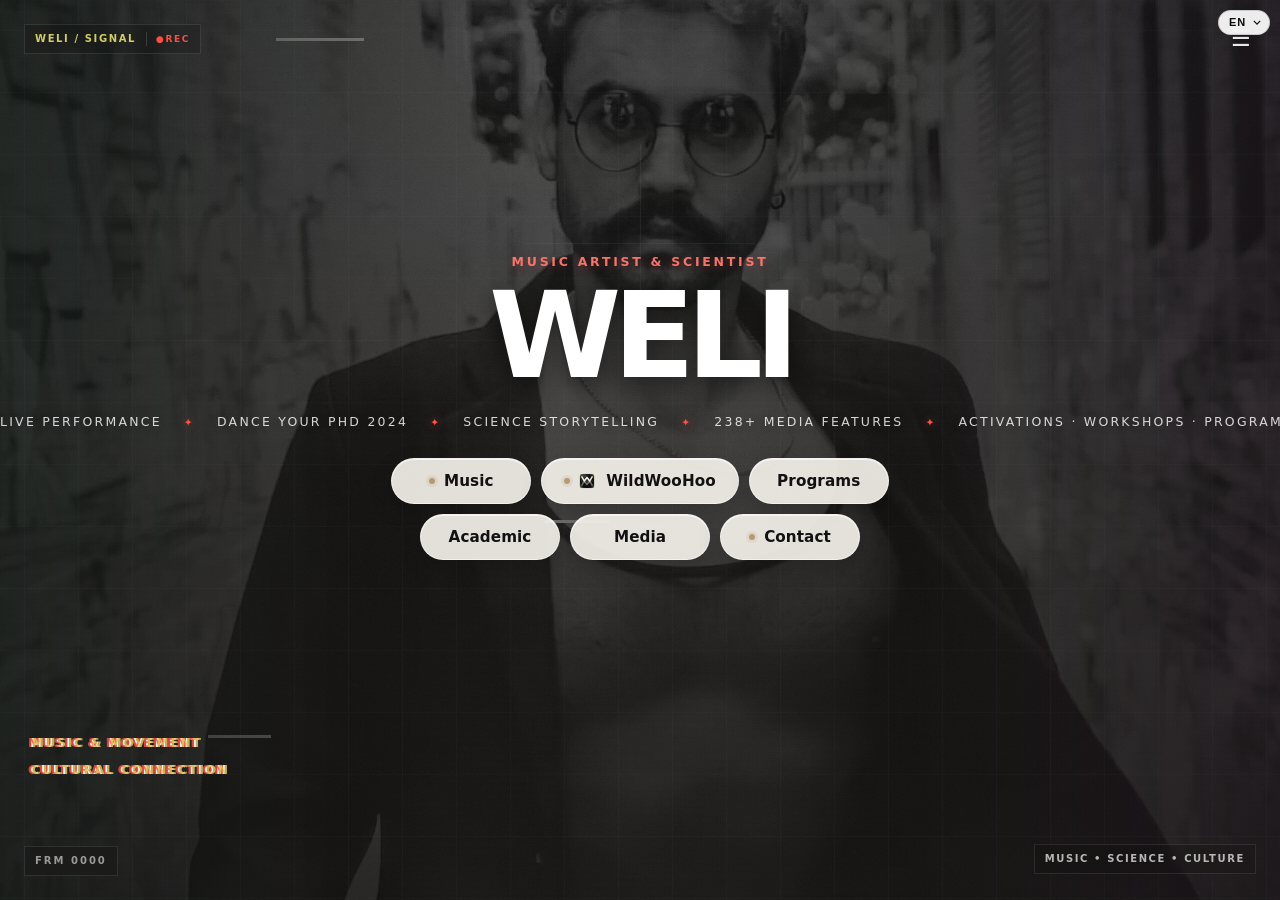
<file: index.html>
<!DOCTYPE html>
<html lang="en">
<head>
  <meta charset="utf-8" />
  <meta name="viewport" content="width=device-width, initial-scale=1" />
  <title>WELI</title>
  <meta name="description" content="WELI is a Brazilian-Australian global pop artist based in Sydney, and the face and voice behind WildWooHoo's animal-behaviour storytelling - the animal kingdom, including us." />

  <link rel="stylesheet" href="/styles.css" />
  <link rel="stylesheet" href="/glitch-home.css" />
  <link rel="stylesheet" href="/hero-refine.css" />
  <link rel="stylesheet" href="/site-polish.css" />
<!-- BEGIN: SEO-INJECT -->
<link rel="canonical" href="https://drweli.com/">
<link rel="icon" type="image/svg+xml" href="/favicon.svg">
<link rel="icon" type="image/png" sizes="32x32" href="/favicon-32.png">
<link rel="icon" type="image/png" sizes="16x16" href="/favicon-16.png">
<link rel="apple-touch-icon" sizes="180x180" href="/apple-touch-icon.png">
<link rel="shortcut icon" href="/favicon.ico">
<meta name="theme-color" content="#FFD33A">
<meta name="author" content="Dr WELI">
<meta name="robots" content="index, follow, max-image-preview:large">
<meta property="og:type" content="website">
<meta property="og:site_name" content="WELI">
<meta property="og:title" content="WELI">
<meta property="og:description" content="WELI is a Brazilian-Australian global pop artist based in Sydney, and the face and voice behind WildWooHoo's animal-behaviour storytelling - the animal kingdom, including us.">
<meta property="og:url" content="https://drweli.com/">
<meta property="og:image" content="https://drweli.com/apple-touch-icon.png">
<meta property="og:locale" content="en_AU">
<meta property="og:locale:alternate" content="pt_BR">
<meta property="og:locale:alternate" content="es_ES">
<meta property="og:locale:alternate" content="fr_FR">
<meta property="og:locale:alternate" content="de_DE">
<meta name="twitter:card" content="summary_large_image">
<meta name="twitter:title" content="WELI">
<meta name="twitter:description" content="WELI is a Brazilian-Australian global pop artist based in Sydney, and the face and voice behind WildWooHoo's animal-behaviour storytelling - the animal kingdom, including us.">
<meta name="twitter:image" content="https://drweli.com/apple-touch-icon.png">
<meta name="twitter:creator" content="@welimusician">
<link rel="alternate" hreflang="en-au" href="https://drweli.com/">
<link rel="alternate" hreflang="en" href="https://drweli.com/">
<link rel="alternate" hreflang="x-default" href="https://drweli.com/">
<!-- END: SEO-INJECT -->
<!-- BEGIN: JSON-LD -->
<script type="application/ld+json">
{
  "@context": "https://schema.org",
  "@type": "Person",
  "name": "Weliton Menario Costa",
  "alternateName": ["Dr WELI", "WELI"],
  "jobTitle": ["Behavioural ecologist", "Music artist", "Science communicator", "Facilitator"],
  "nationality": ["Brazilian", "Australian"],
  "url": "https://drweli.com",
  "address": {
    "@type": "PostalAddress",
    "addressRegion": "Australian Capital Territory",
    "addressLocality": "Canberra",
    "addressCountry": "Australia"
  },
  "alumniOf": {
    "@type": "CollegeOrUniversity",
    "name": "Australian National University",
    "url": "https://www.anu.edu.au"
  },
  "award": [
    "Dance Your PhD 2024 overall winner (Science Magazine / AAAS)",
    "Falling Walls Engage 2025 Top 30 worldwide"
  ],
  "knowsLanguage": ["en", "pt"],
  "areaServed": ["Australia", "Brazil", "Europe"],
  "sameAs": [
    "https://www.instagram.com/welimusic/",
    "https://www.youtube.com/@welimusician",
    "https://www.tiktok.com/@welimusician",
    "https://open.spotify.com/intl-pt/artist/50lLmw55L8IEvin7efZ063",
    "https://wildwoohoo.com"
  ]
}
</script>
<!-- END: JSON-LD -->
</head>
<body class="home-page">
<!-- BEGIN: LANG-SWITCHER -->
<div class="lang-switcher" role="region" aria-label="Translate this page">
  <select class="lang-switcher-select" aria-label="Translate to another language" onchange="if(this.value){var u=encodeURIComponent(location.href);window.location.href='https://translate.google.com/translate?sl=auto&amp;tl='+this.value+'&amp;u='+u;}">
    <option value="">EN</option>
    <option value="pt">PT</option>
    <option value="es">ES</option>
    <option value="fr">FR</option>
    <option value="de">DE</option>
  </select>
</div>
<style>
.lang-switcher{position:fixed;top:10px;right:10px;z-index:9999;font-family:'Montserrat','Helvetica Neue',Arial,sans-serif;font-size:12px}
.lang-switcher-select{appearance:none;-webkit-appearance:none;background:rgba(255,255,255,.92);color:#0a0a0a;border:1px solid rgba(0,0,0,.15);border-radius:999px;padding:5px 22px 5px 10px;font-size:11px;font-weight:600;letter-spacing:.08em;text-transform:uppercase;cursor:pointer;line-height:1.2;backdrop-filter:blur(6px);-webkit-backdrop-filter:blur(6px);background-image:url("data:image/svg+xml;utf8,<svg xmlns='http://www.w3.org/2000/svg' viewBox='0 0 10 6'><path d='M1 1l4 4 4-4' stroke='%230a0a0a' fill='none' stroke-width='1.4'/></svg>");background-repeat:no-repeat;background-position:right 8px center;background-size:8px 5px}
.lang-switcher-select:focus,.lang-switcher-select:hover{border-color:rgba(0,0,0,.4);outline:none}
@media (max-width:560px){.lang-switcher{top:8px;right:8px}.lang-switcher-select{padding:4px 20px 4px 8px;font-size:10px}}
@media print{.lang-switcher{display:none}}
</style>
<!-- END: LANG-SWITCHER -->
  <header class="site-header hero-site-header">
    <a class="brand" href="/" aria-label="WELI home">WELI</a>
    <button class="nav-toggle" id="heroNavToggle" aria-label="Toggle navigation" aria-expanded="false">☰</button>
    <nav class="site-nav" id="heroSiteNav" aria-label="Primary">
      <a href="/">Home</a>
      <a href="/music">Music</a>
      <a href="https://wildwoohoo.com" target="_blank" rel="noopener"><img src="/wwh-brand/monogram.svg" class="wwh-mark" alt="WildWooHoo" style="width:1em;height:1em;display:inline-block;vertical-align:-.16em;margin-right:.18em;flex:none">WildWooHoo</a>
      <a href="/program">Engagement</a>
      <a href="/academic">Academic</a>
      <a href="/media">Media</a>
      <a href="/enquire/">Contact</a>
    </nav>
  </header>

  <main id="top">
    <section class="hero home-hero home-hero-single" id="top">
      <div class="hero-showreel" id="editorialReel" aria-hidden="true">

        <!-- Brand-colored aurora backdrop — visible during transitions, never grey -->
        <div class="hero-backdrop">
          <div class="hero-backdrop-aurora"></div>
          <div class="hero-backdrop-grain"></div>
        </div>

        <figure class="editorial-slide is-active" data-index="0" style="background-image:url('/assets/img/home-showreel-2.jpg');">
          <img src="/assets/img/home-showreel-2.jpg" alt="" loading="eager" decoding="async" fetchpriority="high" />
        </figure>

        <figure class="editorial-slide" data-index="1" style="background-image:url('/assets/img/home-showreel-1.jpg');">
          <img src="/assets/img/home-showreel-1.jpg" alt="" loading="lazy" decoding="async" fetchpriority="low" />
        </figure>

        <figure class="editorial-slide" data-index="2" style="background-image:url('/assets/img/home-showreel-3.jpg');">
          <img src="/assets/img/home-showreel-3.jpg" alt="" loading="lazy" decoding="async" fetchpriority="low" />
        </figure>

        <div class="hero-glitch-grid"></div>
        <div class="hero-glitch-scan"></div>
        <div class="hero-glitch-rgb"></div>
        <div class="hero-glitch-crosshair"></div>

        <div class="hero-glitch-hud">
          <span class="hero-hud-tag hero-hud-tag-top">WELI / SIGNAL <span class="hud-rec">●REC</span></span>
          <span class="hero-hud-tag hero-hud-tag-side">music • science • culture</span>
          <div class="hero-glitch-copy">
            <span class="glitch-caption" id="glitchCaptionA" data-text="LIVE PERFORMANCE">LIVE PERFORMANCE</span>
            <span class="glitch-caption" id="glitchCaptionB" data-text="CULTURAL STORYTELLING">CULTURAL STORYTELLING</span>
          </div>
          <span class="hero-hud-frame" id="heroHudFrame">FRM 0000</span>
        </div>

        <div class="hero-showreel-overlay"></div>
        <div class="hero-showreel-vignette"></div>
        <div class="hero-glint-layer"></div>
        <div class="hero-noise-layer"></div>
        <div class="hero-glitch-blocks" id="heroGlitchBlocks"></div>
      </div>

      <div class="vignette"></div>
      <div class="hero-grain"></div>

      <div class="hero-inner hero-copy-panel">
        <div class="hero-core reveal-up is-visible">
          <p class="eyebrow">MUSIC ARTIST &amp; SCIENTIST</p>
          <h1 class="hero-title">WELI</h1>
        </div>

        <div class="hero-marquee" id="heroMarquee" aria-label="Moving signal bar">
          <div class="hero-marquee-track" id="heroMarqueeTrack">
            <div class="hero-marquee-group">
              <span class="hero-marquee-item">LIVE PERFORMANCE</span>
              <span class="hero-marquee-item">DANCE YOUR PHD 2024</span>
              <span class="hero-marquee-item">SCIENCE STORYTELLING</span>
              <span class="hero-marquee-item">238+ MEDIA FEATURES</span>
              <span class="hero-marquee-item">ACTIVATIONS · WORKSHOPS · PROGRAMS</span>
              <span class="hero-marquee-item">WildWooHoo STUDIO</span>
              <span class="hero-marquee-item">KANGAROO TIME</span>
              <span class="hero-marquee-item">NATURE × CULTURE</span>
              <span class="hero-marquee-item">PHD ECOLOGY · ANU</span>
              <span class="hero-marquee-item">SYDNEY ↔ BRAZIL</span>
            </div>
            <div class="hero-marquee-group" aria-hidden="true">
              <span class="hero-marquee-item">LIVE PERFORMANCE</span>
              <span class="hero-marquee-item">DANCE YOUR PHD 2024</span>
              <span class="hero-marquee-item">SCIENCE STORYTELLING</span>
              <span class="hero-marquee-item">238+ MEDIA FEATURES</span>
              <span class="hero-marquee-item">ACTIVATIONS · WORKSHOPS · PROGRAMS</span>
              <span class="hero-marquee-item">WildWooHoo STUDIO</span>
              <span class="hero-marquee-item">KANGAROO TIME</span>
              <span class="hero-marquee-item">NATURE × CULTURE</span>
              <span class="hero-marquee-item">PHD ECOLOGY · ANU</span>
              <span class="hero-marquee-item">SYDNEY ↔ BRAZIL</span>
            </div>
          </div>
        </div>

        <div class="hero-cta-rail hero-cta-rail-expanded hero-cta-two-rows reveal-up is-visible">
          <div class="hero-cta-row">
            <a href="/music" class="hero-metal-btn hero-metal-btn-light is-primary">Music</a>
            <a href="https://wildwoohoo.com" target="_blank" rel="noopener" class="hero-metal-btn hero-metal-btn-light is-primary"><img src="/wwh-brand/monogram.svg" class="wwh-mark" alt="WildWooHoo" style="width:1em;height:1em;display:inline-block;vertical-align:-.16em;margin-right:.18em;flex:none">WildWooHoo</a>
            <a href="/program" class="hero-metal-btn hero-metal-btn-light">Programs</a>
          </div>
          <div class="hero-cta-row">
            <a href="/academic" class="hero-metal-btn hero-metal-btn-light">Academic</a>
            <a href="/media" class="hero-metal-btn hero-metal-btn-light">Media</a>
            <a href="/enquire/" class="hero-metal-btn hero-metal-btn-light is-primary">Contact</a>
          </div>
        </div>
      </div>
    </section>
  </main>

  <script src="/glitch-home.js"></script>
  <script src="/hero-cinematic.js"></script>
  <script src="/hero-nav.js"></script>
  <script src="/site-effects.js"></script>
</body>
</html>
</file>
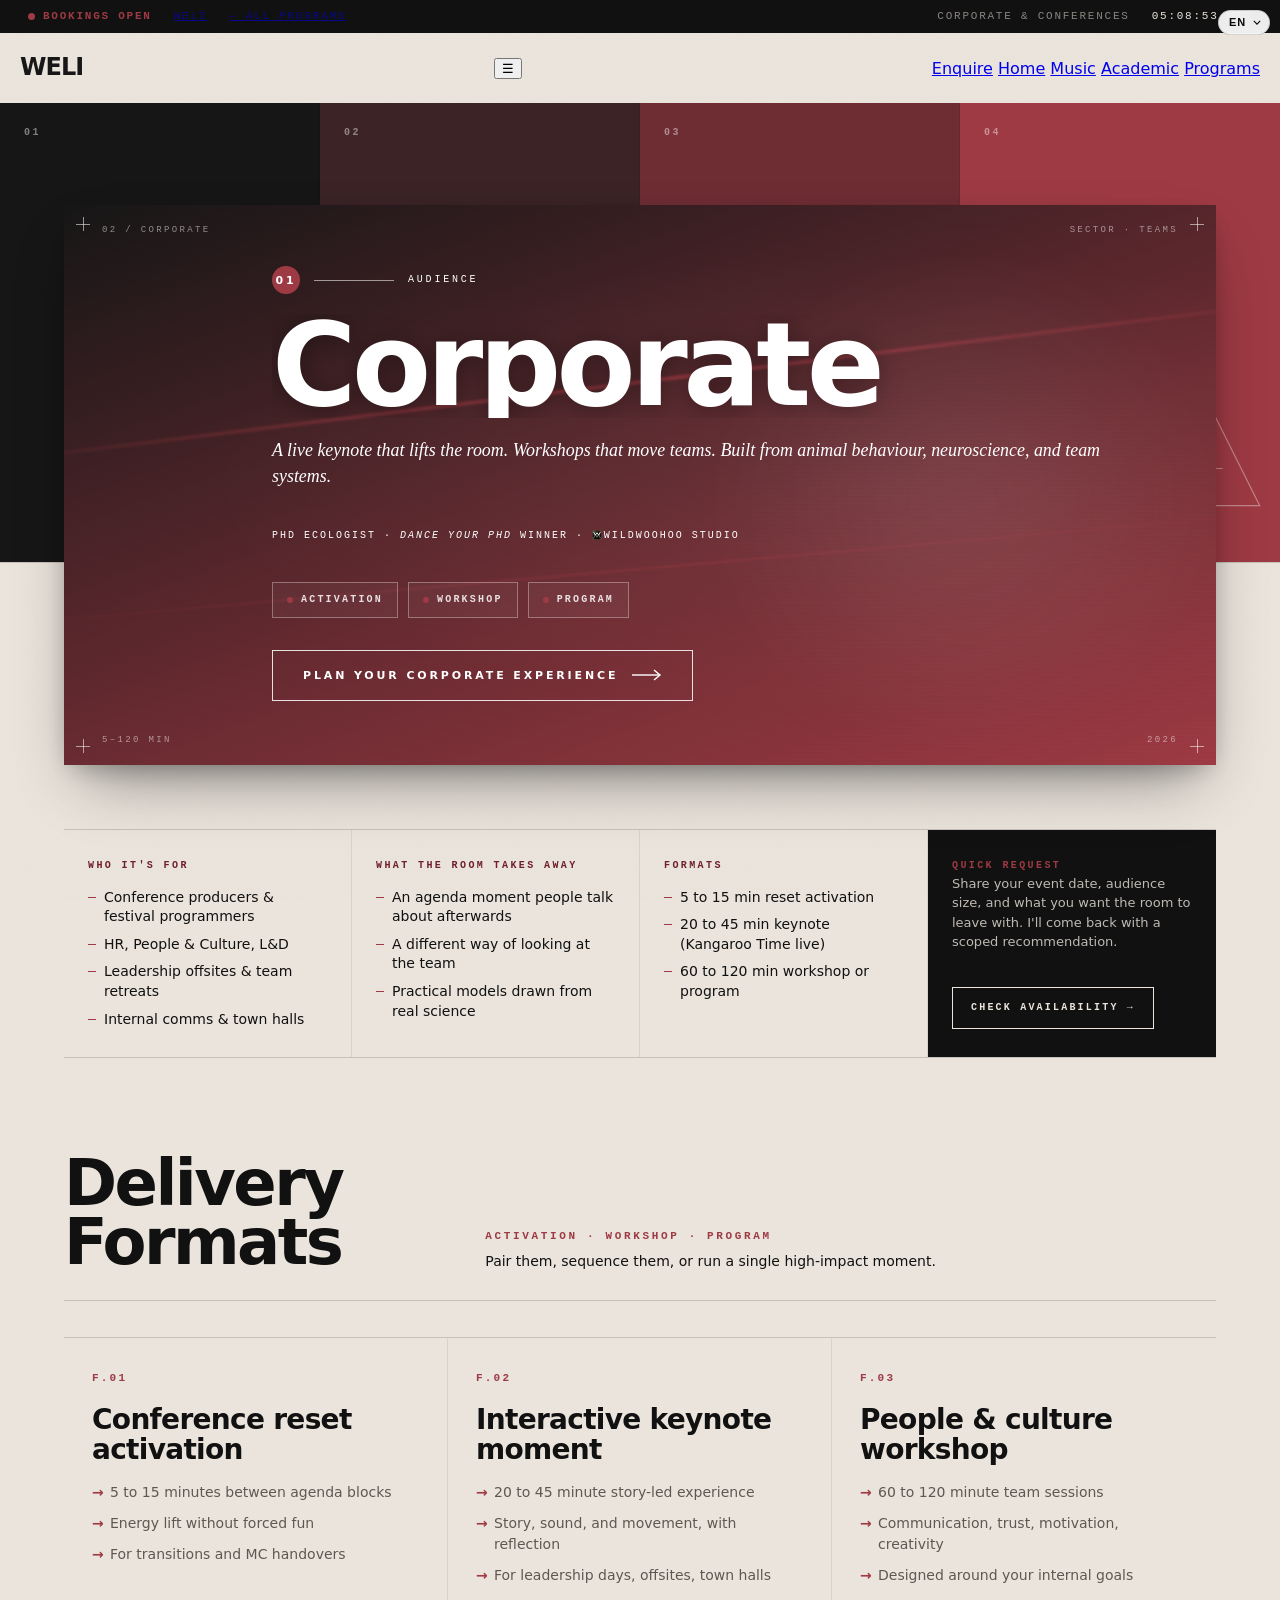
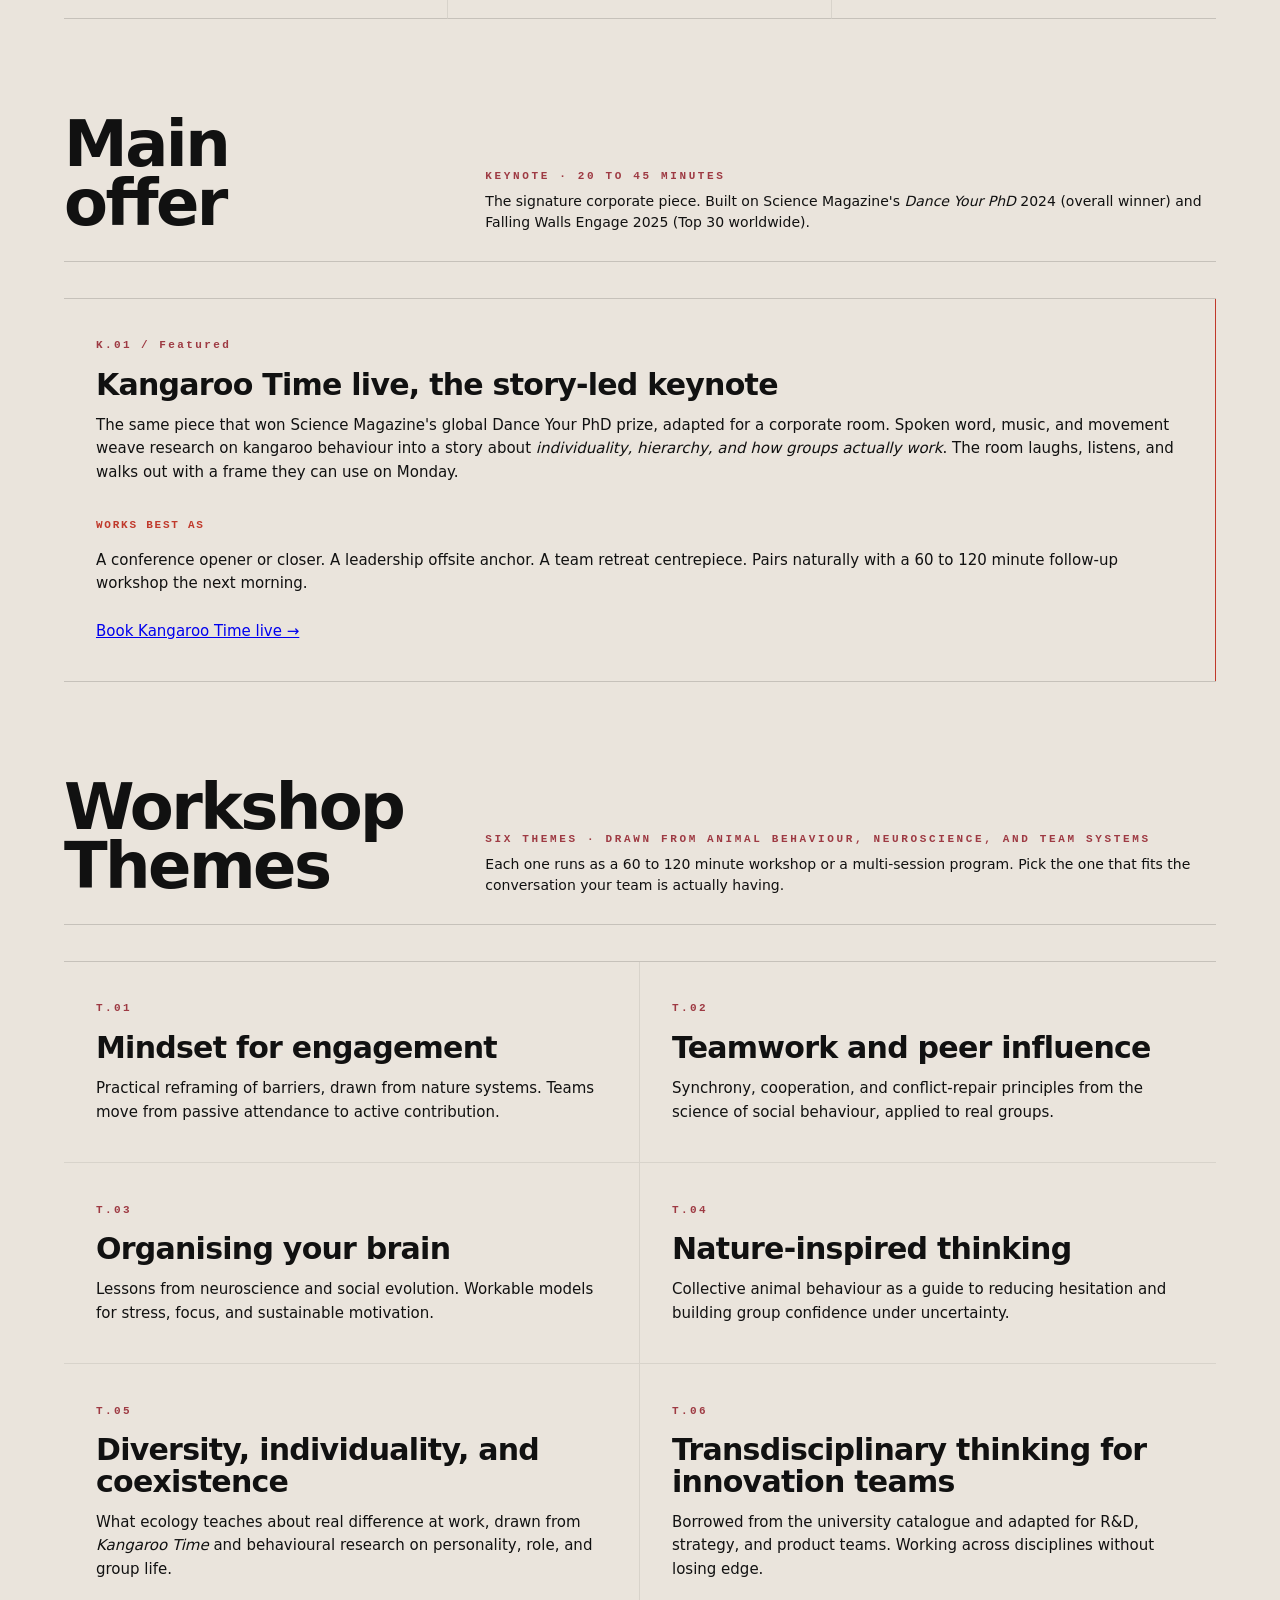
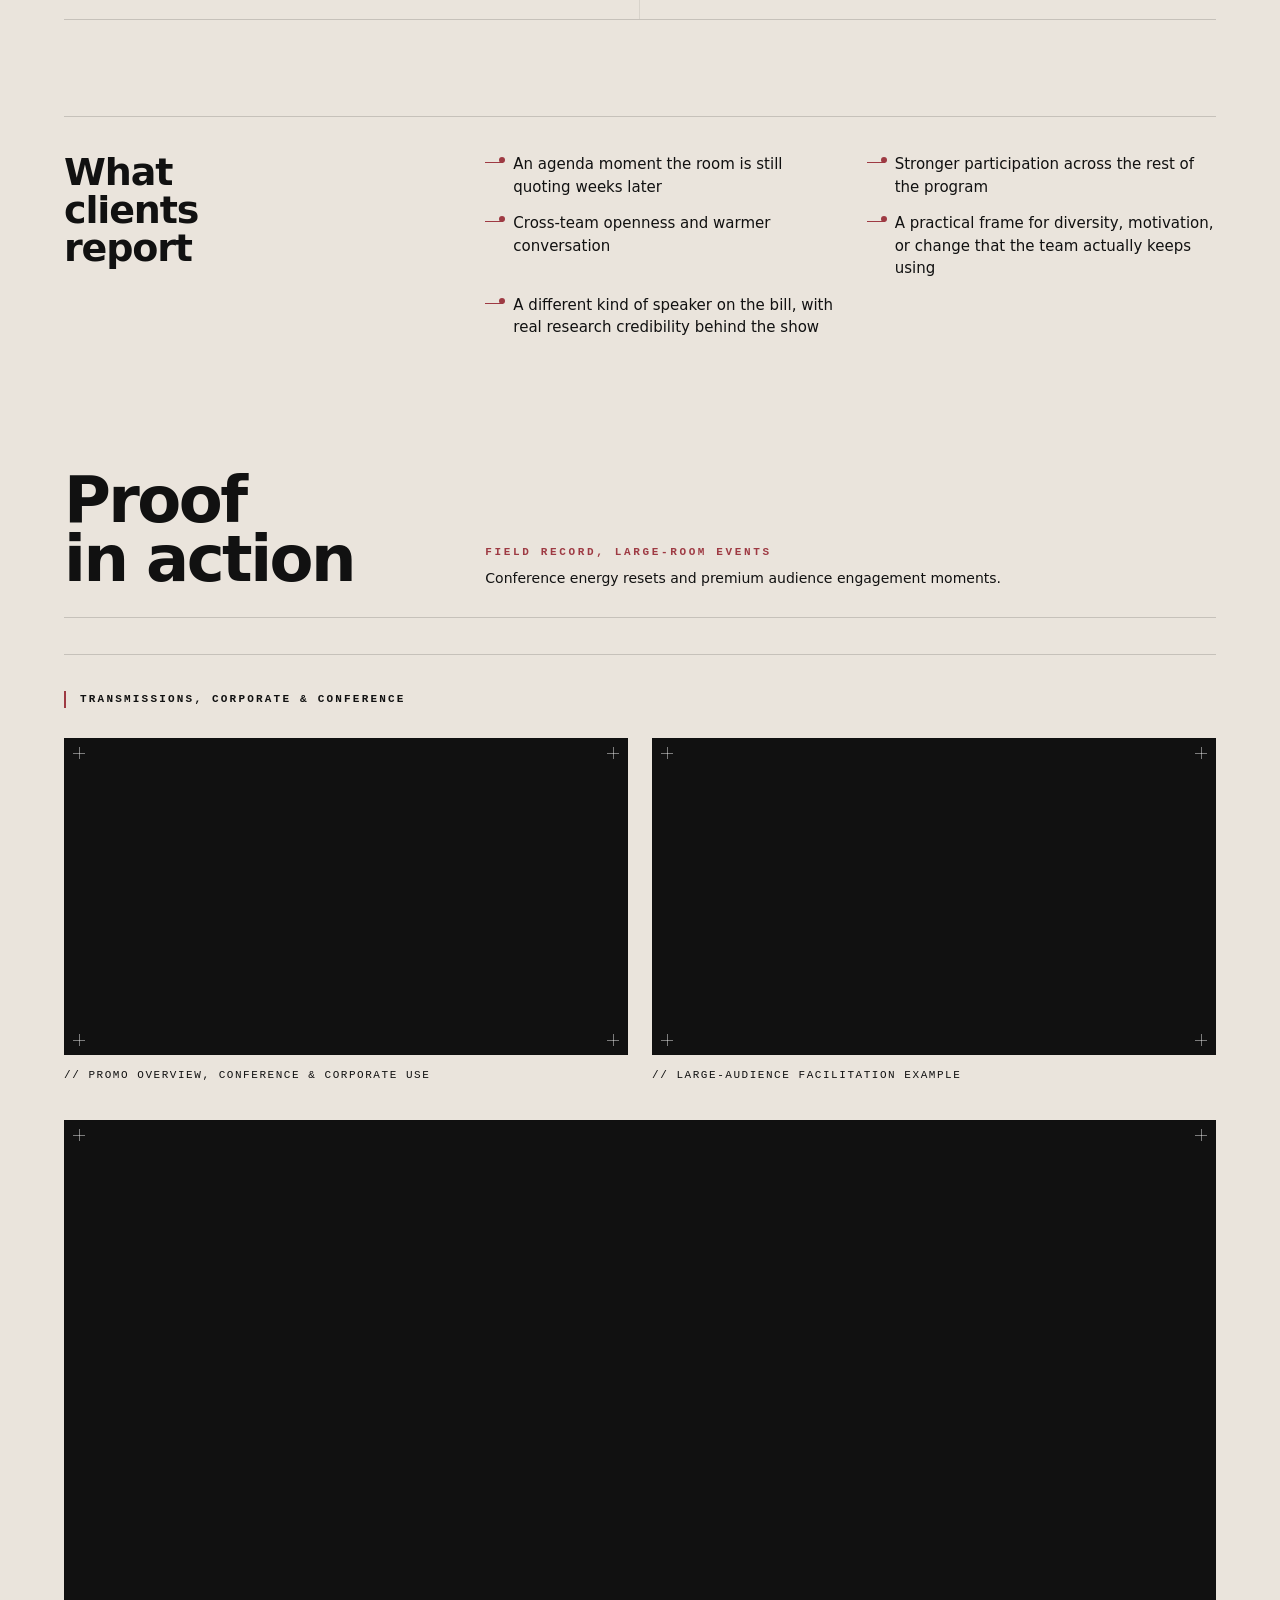
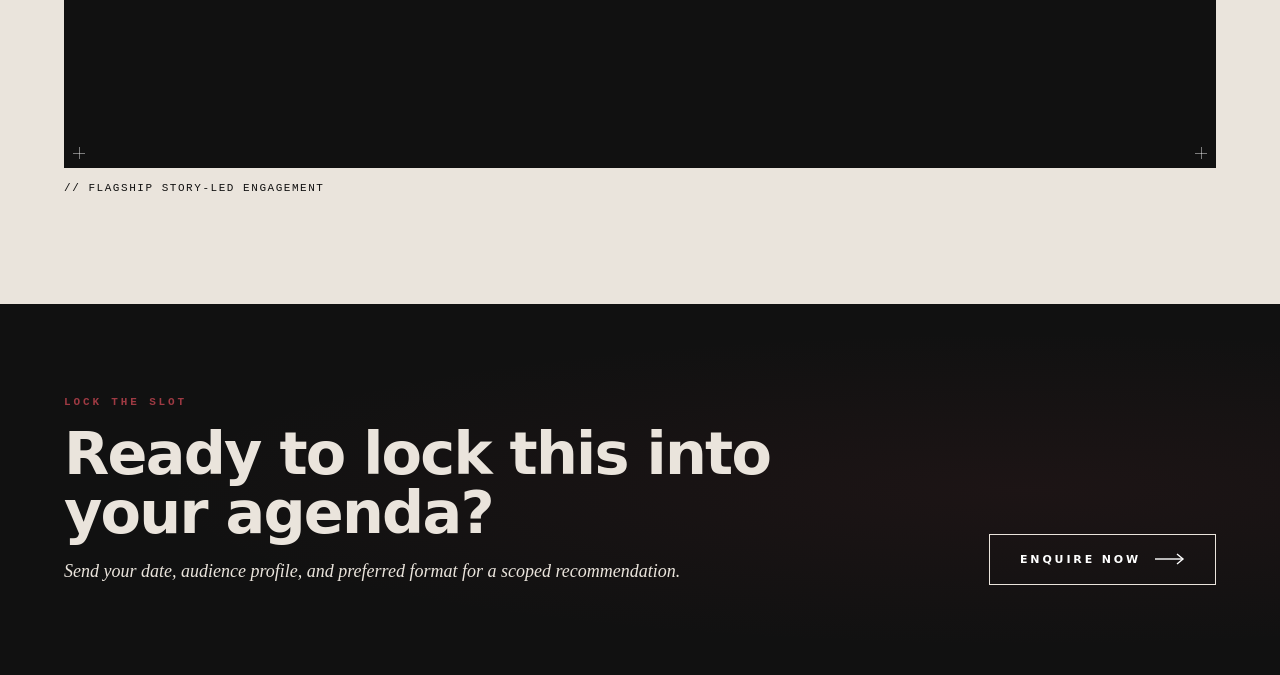
<file: program/corporate/index.html>
<!DOCTYPE html>
<html lang="en">
<head>
<meta charset="utf-8" />
<meta name="viewport" content="width=device-width, initial-scale=1" />
<title>WELI: Corporate & Conferences</title>
<meta name="description" content="The Kangaroo Time live keynote, plus workshops on teamwork, motivation, and team systems drawn from animal behaviour and neuroscience. For conferences, leadership offsites, and people teams." />
<link rel="stylesheet" href="/styles.css" />
<link rel="stylesheet" href="/program/program.css" />
<link rel="stylesheet" href="/program/program-archive.css" />
<!-- BEGIN: SEO-INJECT -->
<link rel="canonical" href="https://drweli.com/program/corporate/">
<link rel="icon" type="image/svg+xml" href="/favicon.svg">
<link rel="icon" type="image/png" sizes="32x32" href="/favicon-32.png">
<link rel="icon" type="image/png" sizes="16x16" href="/favicon-16.png">
<link rel="apple-touch-icon" sizes="180x180" href="/apple-touch-icon.png">
<link rel="shortcut icon" href="/favicon.ico">
<meta name="theme-color" content="#FFD33A">
<meta name="author" content="Dr WELI">
<meta name="robots" content="index, follow, max-image-preview:large">
<meta property="og:type" content="website">
<meta property="og:site_name" content="WELI">
<meta property="og:title" content="WELI: Corporate &amp; Conferences">
<meta property="og:description" content="Activations, workshops, and programs that lift the room and move teams. For conferences, leadership offsites, and people teams.">
<meta property="og:url" content="https://drweli.com/program/corporate/">
<meta property="og:image" content="https://drweli.com/apple-touch-icon.png">
<meta property="og:locale" content="en_AU">
<meta property="og:locale:alternate" content="pt_BR">
<meta property="og:locale:alternate" content="es_ES">
<meta property="og:locale:alternate" content="fr_FR">
<meta property="og:locale:alternate" content="de_DE">
<meta name="twitter:card" content="summary_large_image">
<meta name="twitter:title" content="WELI: Corporate &amp; Conferences">
<meta name="twitter:description" content="Activations, workshops, and programs that lift the room and move teams. For conferences, leadership offsites, and people teams.">
<meta name="twitter:image" content="https://drweli.com/apple-touch-icon.png">
<meta name="twitter:creator" content="@welimusician">
<link rel="alternate" hreflang="en-au" href="https://drweli.com/program/corporate/">
<link rel="alternate" hreflang="en" href="https://drweli.com/program/corporate/">
<link rel="alternate" hreflang="x-default" href="https://drweli.com/program/corporate/">
<!-- END: SEO-INJECT -->
</head>

<body class="program-page archive-page theme-corporate">
<!-- BEGIN: LANG-SWITCHER -->
<div class="lang-switcher" role="region" aria-label="Translate this page">
  <select class="lang-switcher-select" aria-label="Translate to another language" onchange="if(this.value){var u=encodeURIComponent(location.href);window.location.href='https://translate.google.com/translate?sl=auto&amp;tl='+this.value+'&amp;u='+u;}">
    <option value="">EN</option>
    <option value="pt">PT</option>
    <option value="es">ES</option>
    <option value="fr">FR</option>
    <option value="de">DE</option>
  </select>
</div>
<style>
.lang-switcher{position:fixed;top:10px;right:10px;z-index:9999;font-family:'Montserrat','Helvetica Neue',Arial,sans-serif;font-size:12px}
.lang-switcher-select{appearance:none;-webkit-appearance:none;background:rgba(255,255,255,.92);color:#0a0a0a;border:1px solid rgba(0,0,0,.15);border-radius:999px;padding:5px 22px 5px 10px;font-size:11px;font-weight:600;letter-spacing:.08em;text-transform:uppercase;cursor:pointer;line-height:1.2;backdrop-filter:blur(6px);-webkit-backdrop-filter:blur(6px);background-image:url("data:image/svg+xml;utf8,<svg xmlns='http://www.w3.org/2000/svg' viewBox='0 0 10 6'><path d='M1 1l4 4 4-4' stroke='%230a0a0a' fill='none' stroke-width='1.4'/></svg>");background-repeat:no-repeat;background-position:right 8px center;background-size:8px 5px}
.lang-switcher-select:focus,.lang-switcher-select:hover{border-color:rgba(0,0,0,.4);outline:none}
@media (max-width:560px){.lang-switcher{top:8px;right:8px}.lang-switcher-select{padding:4px 20px 4px 8px;font-size:10px}}
@media print{.lang-switcher{display:none}}
</style>
<!-- END: LANG-SWITCHER -->

<!-- ===== UTILITY RIBBON ===== -->
<div class="archive-ribbon">
  <div class="left">
    <span><span class="pulse"></span><span class="live">Bookings open</span></span>
    <a class="meta ribbon-link" href="/">WELI</a>
    <a class="meta ribbon-link" href="/program/">← All programs</a>
  </div>
  <div class="right">
    <span class="meta">Corporate &amp; Conferences</span>
    <span class="clock" id="archiveClock">00:00:00</span>
  </div>
</div>

<!-- ===== SITE HEADER ===== -->
<header class="site-header program-header">
  <a class="brand" href="/">WELI</a>
  <button class="program-secondary-toggle" id="programMenuToggle">☰</button>
  <div class="program-secondary-menu" id="programSecondaryMenu">
    <a href="/enquire/" class="program-menu-enquire">Enquire</a>
    <a href="/">Home</a>
    <a href="/music">Music</a>
    <a href="/academic">Academic</a>
    <a href="/program">Programs</a>
  </div>
</header>

<main>

  <!-- ===== TIMELINE BACKDROP — text-free architectural panels ===== -->
  <section class="archive-timeline" aria-hidden="true">
    <article class="archive-era" data-step="1">
      <span class="era-num">01</span>
      <svg class="era-glyph" viewBox="0 0 200 200" fill="none" stroke="currentColor" stroke-width=".8">
        <circle cx="100" cy="100" r="40"/>
        <circle cx="100" cy="100" r="70" stroke-dasharray="3 6"/>
        <circle cx="100" cy="100" r="92" stroke-dasharray="2 12"/>
      </svg>
    </article>
    <article class="archive-era" data-step="2">
      <span class="era-num">02</span>
      <svg class="era-glyph" viewBox="0 0 200 200" fill="none" stroke="currentColor" stroke-width=".9">
        <path d="M30 160 Q 100 30 170 160"/>
        <path d="M50 160 Q 100 70 150 160"/>
        <line x1="20" y1="160" x2="180" y2="160"/>
      </svg>
    </article>
    <article class="archive-era" data-step="3">
      <span class="era-num">03</span>
      <svg class="era-glyph" viewBox="0 0 200 200" fill="none" stroke="currentColor" stroke-width="1">
        <rect x="40" y="40" width="120" height="120"/>
        <line x1="40" y1="100" x2="160" y2="100"/>
        <line x1="100" y1="40" x2="100" y2="160"/>
        <circle cx="100" cy="100" r="20"/>
      </svg>
    </article>
    <article class="archive-era" data-step="4">
      <span class="era-num">04</span>
      <svg class="era-glyph" viewBox="0 0 200 200" fill="none" stroke="currentColor" stroke-width="1.2">
        <path d="M30 170 L100 30 L170 170 Z"/>
        <path d="M70 130 L130 130"/>
      </svg>
    </article>
  </section>

  <!-- ===== FEATURED HERO ===== -->
  <div class="archive-hero-wrap">
    <article class="archive-hero" id="archiveHero">

      <span class="archive-tick tl"></span>
      <span class="archive-tick tr"></span>
      <span class="archive-tick bl"></span>
      <span class="archive-tick br"></span>

      <div class="archive-rail tl">02 / CORPORATE</div>
      <div class="archive-rail tr">SECTOR · TEAMS</div>
      <div class="archive-rail bl">5–120 MIN</div>
      <div class="archive-rail br">2026</div>

      <div class="archive-hero-bg">
        <div class="streak"></div>
        <div class="streak s2"></div>
        <div class="glow"></div>
      </div>

      <div class="archive-hero-content">
        <div class="archive-hero-title-block">
          <div class="archive-hero-cat">
            <span class="num">01</span>
            <span class="rule"></span>
            <span>Audience</span>
          </div>
          <h1 class="archive-hero-title archive-title-reveal">
            <span>Corporate</span>
          </h1>
          <p class="archive-hero-sub">A live keynote that lifts the room. Workshops that move teams. Built from <em>animal behaviour, neuroscience, and team systems</em>.</p>
          <p class="archive-hero-academic">PhD ecologist · <em>Dance Your PhD</em> winner · <img src="/wwh-brand/monogram.svg" class="wwh-mark" alt="WildWooHoo" style="width:1em;height:1em;display:inline-block;vertical-align:-.16em;margin-right:.18em;flex:none">WildWooHoo studio</p>
          <div class="archive-hero-formats">
            <a class="archive-hero-format-chip" href="#formats"><span class="dot"></span><span>Activation</span></a>
            <a class="archive-hero-format-chip" href="#formats"><span class="dot"></span><span>Workshop</span></a>
            <a class="archive-hero-format-chip" href="#formats"><span class="dot"></span><span>Program</span></a>
          </div>
          <a class="archive-hero-cta" href="/enquire/">
            <span>Plan your corporate experience</span>
            <svg viewBox="0 0 30 12" fill="none" stroke="currentColor" stroke-width="1.4">
              <line x1="0" y1="6" x2="28" y2="6"/>
              <polyline points="22,1 28,6 22,11"/>
            </svg>
          </a>
        </div>
      </div>
    </article>
  </div>

  <!-- ===== DECISION DOSSIER ===== -->
  <section class="archive-dossier" id="decision">
    <div class="archive-dossier-grid">

      <div class="archive-dossier-cell">
        <div class="label">Who it's for</div>
        <ul>
          <li>Conference producers &amp; festival programmers</li>
          <li>HR, People &amp; Culture, L&amp;D</li>
          <li>Leadership offsites &amp; team retreats</li>
          <li>Internal comms &amp; town halls</li>
        </ul>
      </div>

      <div class="archive-dossier-cell">
        <div class="label">What the room takes away</div>
        <ul>
          <li>An agenda moment people talk about afterwards</li>
          <li>A different way of looking at the team</li>
          <li>Practical models drawn from real science</li>
        </ul>
      </div>

      <div class="archive-dossier-cell">
        <div class="label">Formats</div>
        <ul>
          <li>5 to 15 min reset activation</li>
          <li>20 to 45 min keynote (Kangaroo Time live)</li>
          <li>60 to 120 min workshop or program</li>
        </ul>
      </div>

      <div class="archive-dossier-cell cta-cell">
        <div>
          <div class="label">Quick request</div>
          <p>Share your event date, audience size, and what you want the room to leave with. I'll come back with a scoped recommendation.</p>
        </div>
        <a class="btn-cta" href="/enquire/">Check availability →</a>
      </div>

    </div>
  </section>

  <!-- ===== SERVICE FORMATS ===== -->
  <section class="archive-section" id="formats">
    <header class="archive-section-head">
      <h2 class="archive-section-title">Delivery<br/>Formats</h2>
      <div class="archive-section-meta">
        <span class="archive-section-stamp">Activation · Workshop · Program</span>
        <p class="archive-section-update">Pair them, sequence them, or run a single high-impact moment.</p>
      </div>
    </header>

    <div class="archive-formats">
      <article class="archive-format">
        <div class="num">F.01</div>
        <h3>Conference reset activation</h3>
        <ul>
          <li>5 to 15 minutes between agenda blocks</li>
          <li>Energy lift without forced fun</li>
          <li>For transitions and MC handovers</li>
        </ul>
      </article>
      <article class="archive-format">
        <div class="num">F.02</div>
        <h3>Interactive keynote moment</h3>
        <ul>
          <li>20 to 45 minute story-led experience</li>
          <li>Story, sound, and movement, with reflection</li>
          <li>For leadership days, offsites, town halls</li>
        </ul>
      </article>
      <article class="archive-format">
        <div class="num">F.03</div>
        <h3>People &amp; culture workshop</h3>
        <ul>
          <li>60 to 120 minute team sessions</li>
          <li>Communication, trust, motivation, creativity</li>
          <li>Designed around your internal goals</li>
        </ul>
      </article>
    </div>
  </section>

  <!-- ===== MAIN OFFER ===== -->
  <section class="archive-section" id="kangaroo-time-live">
    <header class="archive-section-head">
      <h2 class="archive-section-title">Main<br/>offer</h2>
      <div class="archive-section-meta">
        <span class="archive-section-stamp">Keynote · 20 to 45 minutes</span>
        <p class="archive-section-update">The signature corporate piece. Built on Science Magazine's <em>Dance Your PhD</em> 2024 (overall winner) and Falling Walls Engage 2025 (Top 30 worldwide).</p>
      </div>
    </header>

    <div class="archive-themes-grid" style="grid-template-columns: 1fr;">
      <article class="archive-theme-card" style="border-color: var(--signal, #c0392b);">
        <div class="num">K.01 / Featured</div>
        <h3>Kangaroo Time live, the story-led keynote</h3>
        <p>The same piece that won Science Magazine's global Dance Your PhD prize, adapted for a corporate room. Spoken word, music, and movement weave research on kangaroo behaviour into a story about <em>individuality, hierarchy, and how groups actually work</em>. The room laughs, listens, and walks out with a frame they can use on Monday.</p>
        <p style="margin-top:14px"><strong style="font-family:var(--mono);font-size:11px;letter-spacing:.16em;text-transform:uppercase;color:var(--signal,#c0392b);">Works best as</strong></p>
        <p style="margin-top:0">A conference opener or closer. A leadership offsite anchor. A team retreat centrepiece. Pairs naturally with a 60 to 120 minute follow-up workshop the next morning.</p>
        <p style="margin-top:10px"><a href="/enquire/?topic=Kangaroo%20Time%20live%20keynote">Book Kangaroo Time live →</a></p>
      </article>
    </div>
  </section>

  <!-- ===== WORKSHOP THEMES ===== -->
  <section class="archive-section" id="themes">
    <header class="archive-section-head">
      <h2 class="archive-section-title">Workshop<br/>Themes</h2>
      <div class="archive-section-meta">
        <span class="archive-section-stamp">Six themes · Drawn from animal behaviour, neuroscience, and team systems</span>
        <p class="archive-section-update">Each one runs as a 60 to 120 minute workshop or a multi-session program. Pick the one that fits the conversation your team is actually having.</p>
      </div>
    </header>

    <div class="archive-themes-grid">
      <article class="archive-theme-card">
        <div class="num">T.01</div>
        <h3>Mindset for engagement</h3>
        <p>Practical reframing of barriers, drawn from nature systems. Teams move from passive attendance to active contribution.</p>
      </article>
      <article class="archive-theme-card">
        <div class="num">T.02</div>
        <h3>Teamwork and peer influence</h3>
        <p>Synchrony, cooperation, and conflict-repair principles from the science of social behaviour, applied to real groups.</p>
      </article>
      <article class="archive-theme-card">
        <div class="num">T.03</div>
        <h3>Organising your brain</h3>
        <p>Lessons from neuroscience and social evolution. Workable models for stress, focus, and sustainable motivation.</p>
      </article>
      <article class="archive-theme-card">
        <div class="num">T.04</div>
        <h3>Nature-inspired thinking</h3>
        <p>Collective animal behaviour as a guide to reducing hesitation and building group confidence under uncertainty.</p>
      </article>
      <article class="archive-theme-card">
        <div class="num">T.05</div>
        <h3>Diversity, individuality, and coexistence</h3>
        <p>What ecology teaches about real difference at work, drawn from <em>Kangaroo Time</em> and behavioural research on personality, role, and group life.</p>
      </article>
      <article class="archive-theme-card">
        <div class="num">T.06</div>
        <h3>Transdisciplinary thinking for innovation teams</h3>
        <p>Borrowed from the university catalogue and adapted for R&amp;D, strategy, and product teams. Working across disciplines without losing edge.</p>
      </article>
    </div>
  </section>

  <!-- ===== OUTCOMES ===== -->
  <section class="archive-section" id="outcomes">
    <div class="archive-outcomes">
      <h3 class="archive-outcomes-title">What<br/>clients<br/>report</h3>
      <ul class="archive-outcomes-list">
        <li>An agenda moment the room is still quoting weeks later</li>
        <li>Stronger participation across the rest of the program</li>
        <li>Cross-team openness and warmer conversation</li>
        <li>A practical frame for diversity, motivation, or change that the team actually keeps using</li>
        <li>A different kind of speaker on the bill, with real research credibility behind the show</li>
      </ul>
    </div>
  </section>

  <!-- ===== PROOF ===== -->
  <section class="archive-section" id="proof">
    <header class="archive-section-head">
      <h2 class="archive-section-title">Proof<br/>in action</h2>
      <div class="archive-section-meta">
        <span class="archive-section-stamp">Field record, large-room events</span>
        <p class="archive-section-update">Conference energy resets and premium audience engagement moments.</p>
      </div>
    </header>

    <div class="archive-proof">
      <p class="archive-proof-cue">Transmissions, corporate &amp; conference</p>

      <div class="archive-proof-item">
        <div class="archive-proof-frame">
          <span class="archive-tick tl"></span><span class="archive-tick tr"></span>
          <span class="archive-tick bl"></span><span class="archive-tick br"></span>
          <iframe src="https://www.youtube.com/embed/_qhUe_SEOBo" title="Corporate promo" allowfullscreen></iframe>
        </div>
        <p class="archive-proof-caption">// Promo overview, conference &amp; corporate use</p>
      </div>

      <div class="archive-proof-item">
        <div class="archive-proof-frame">
          <span class="archive-tick tl"></span><span class="archive-tick tr"></span>
          <span class="archive-tick bl"></span><span class="archive-tick br"></span>
          <iframe src="https://www.youtube.com/embed/14Auu3wNWPE" title="Large audience facilitation" allowfullscreen></iframe>
        </div>
        <p class="archive-proof-caption">// Large-audience facilitation example</p>
      </div>

      <div class="archive-proof-item" style="grid-column: 1 / -1;">
        <div class="archive-proof-frame">
          <span class="archive-tick tl"></span><span class="archive-tick tr"></span>
          <span class="archive-tick bl"></span><span class="archive-tick br"></span>
          <iframe src="https://www.youtube.com/embed/RoSYO3fApEc" title="Kangaroo Time flagship" allowfullscreen></iframe>
        </div>
        <p class="archive-proof-caption">// Flagship story-led engagement</p>
      </div>
    </div>
  </section>

  <!-- ===== BOOK CTA ===== -->
  <section class="archive-book" id="book">
    <div class="archive-book-inner">
      <div>
        <div class="archive-book-stamp">Lock the slot</div>
        <h2>Ready to lock this into your agenda?</h2>
        <p>Send your date, audience profile, and preferred format for a scoped recommendation.</p>
      </div>
      <a class="archive-hero-cta" href="/enquire/">
        <span>Enquire now</span>
        <svg viewBox="0 0 30 12" fill="none" stroke="currentColor" stroke-width="1.4">
          <line x1="0" y1="6" x2="28" y2="6"/>
          <polyline points="22,1 28,6 22,11"/>
        </svg>
      </a>
    </div>
  </section>

</main>

<script src="/program/program.js"></script>
<script src="/program/program-archive.js"></script>

</body>
</html>
</file>
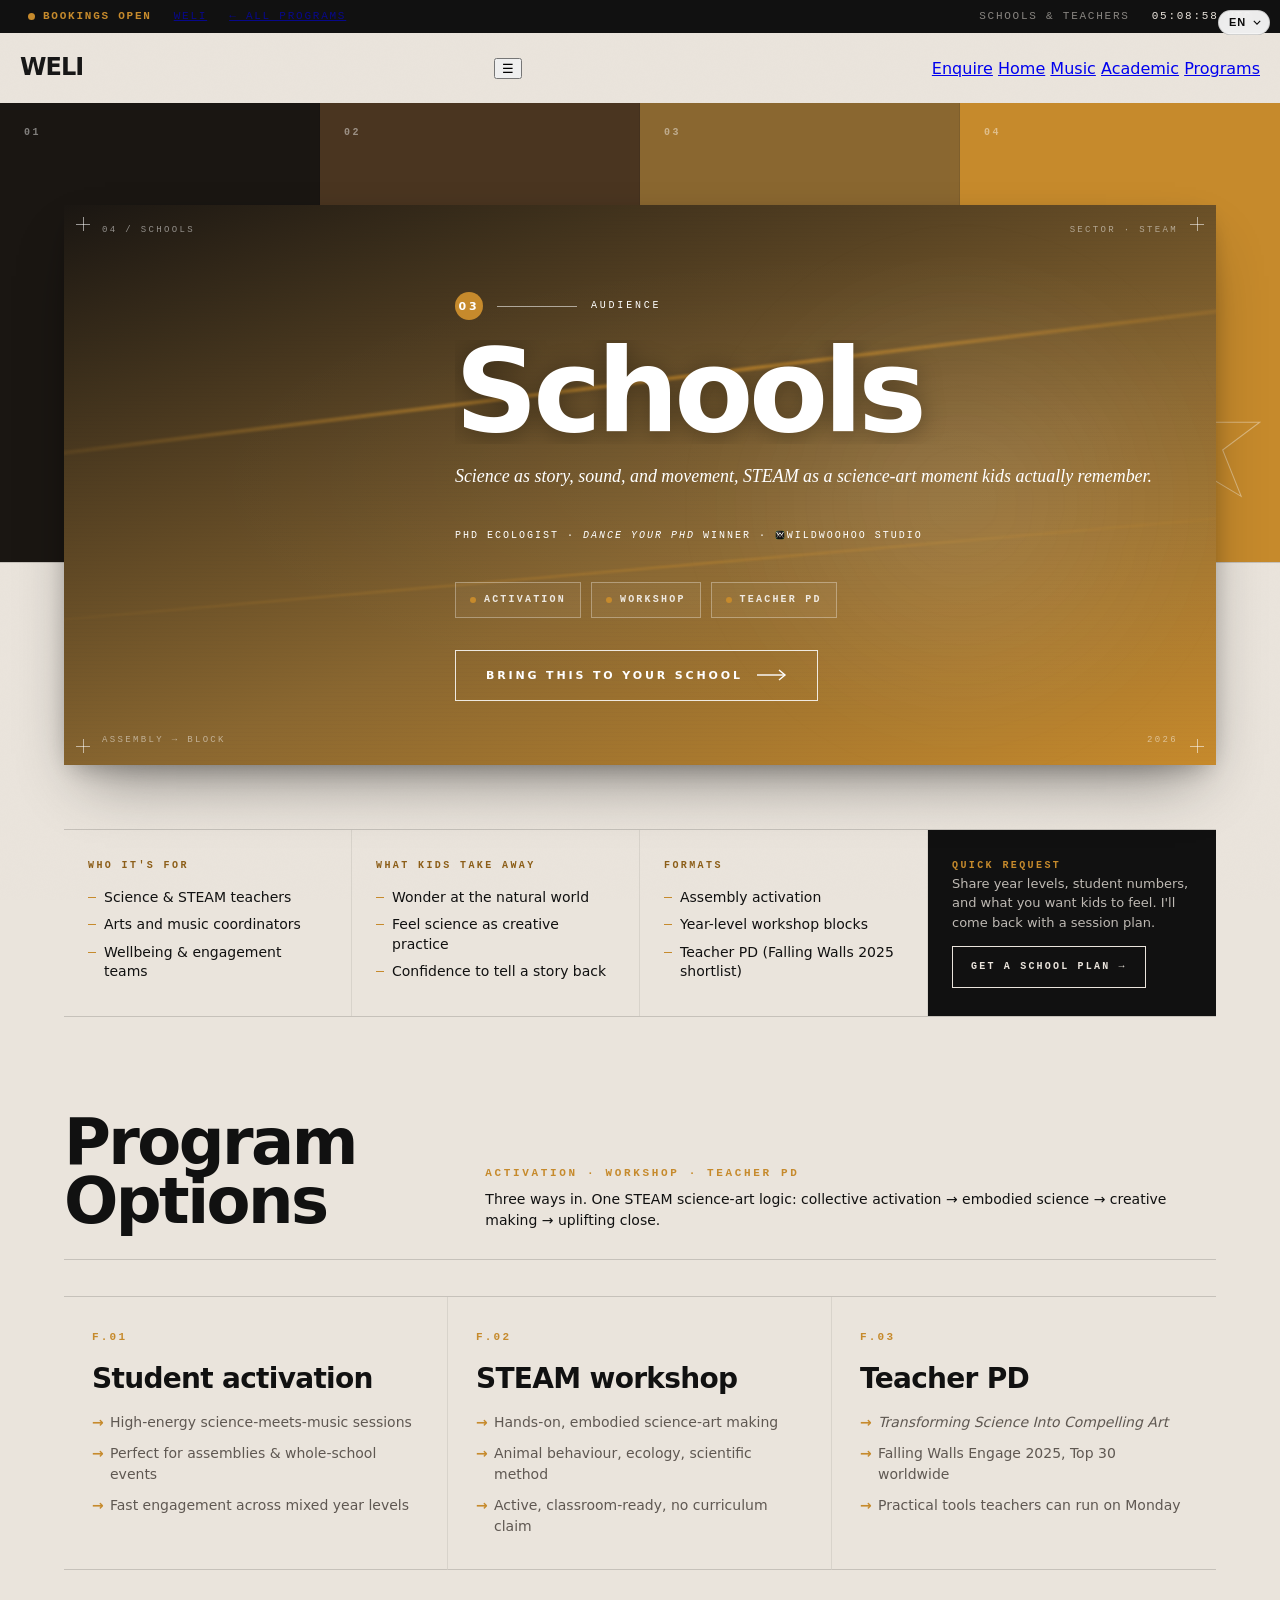
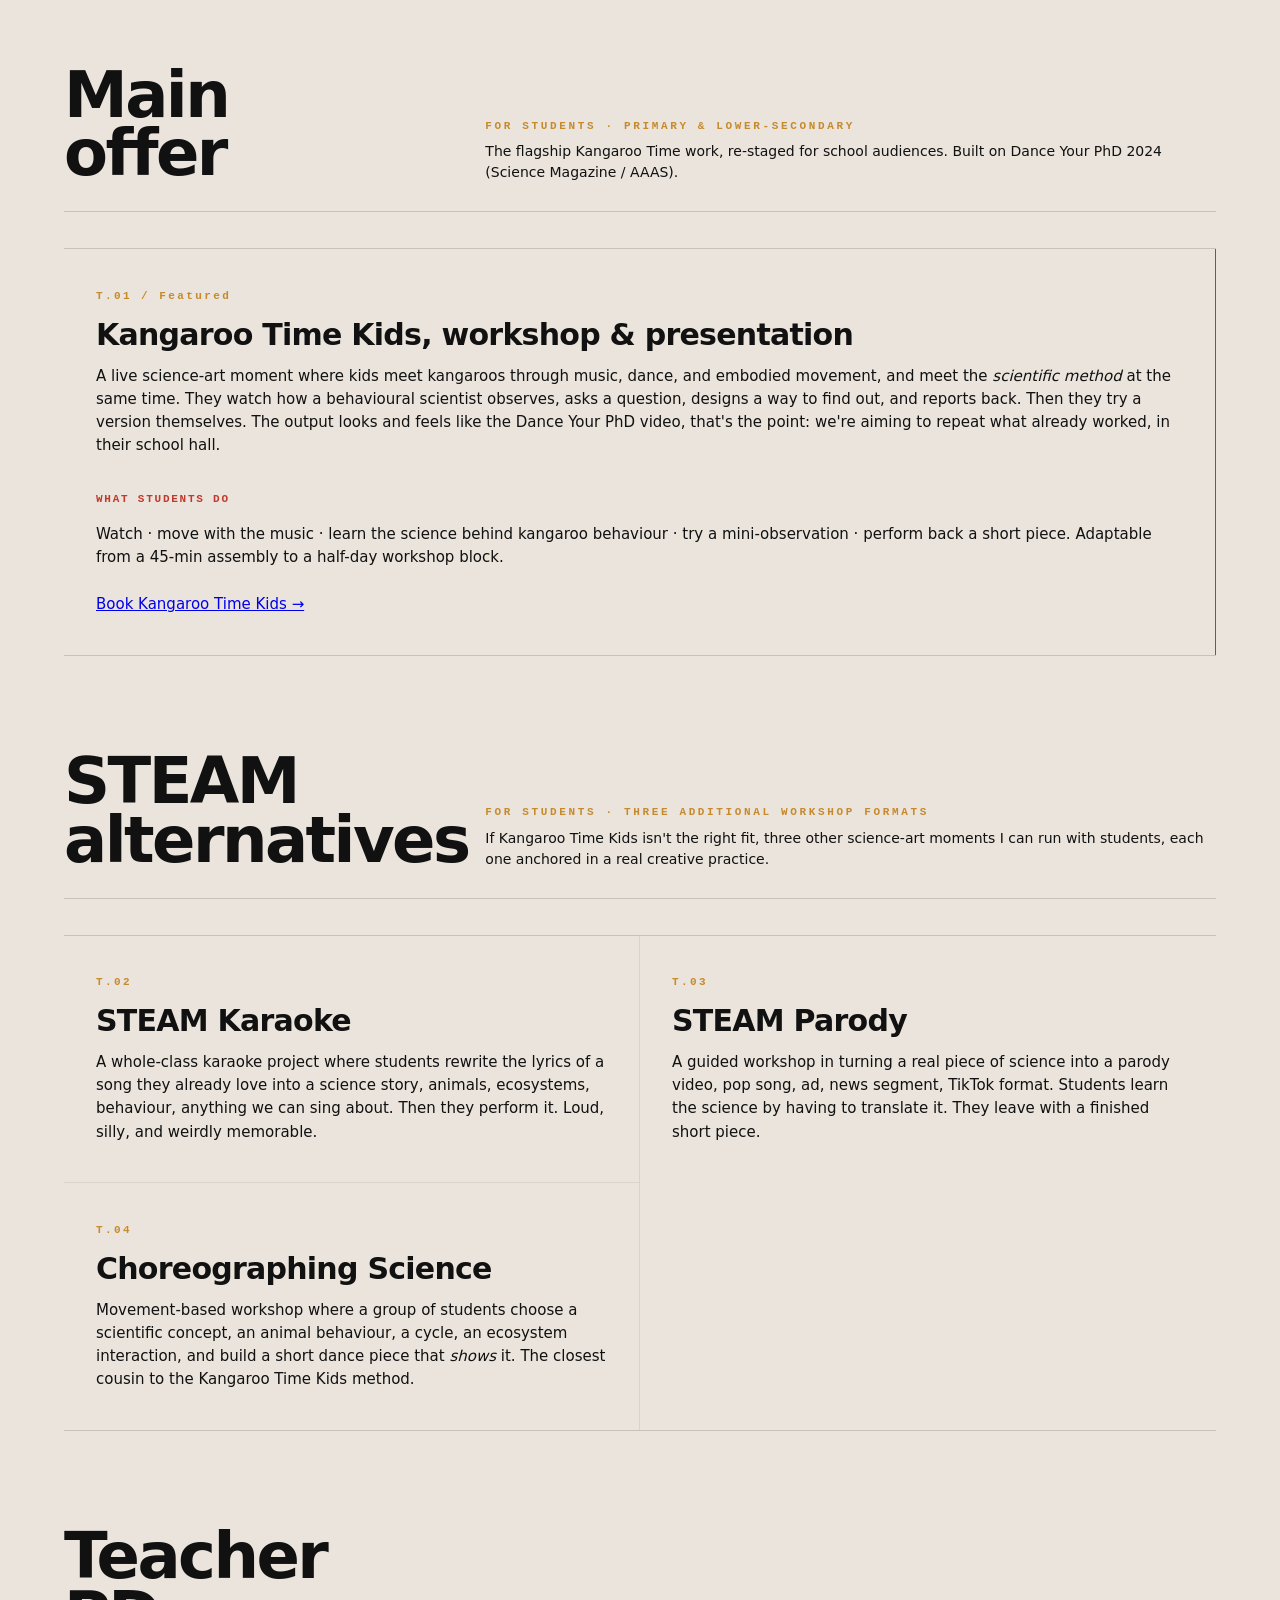
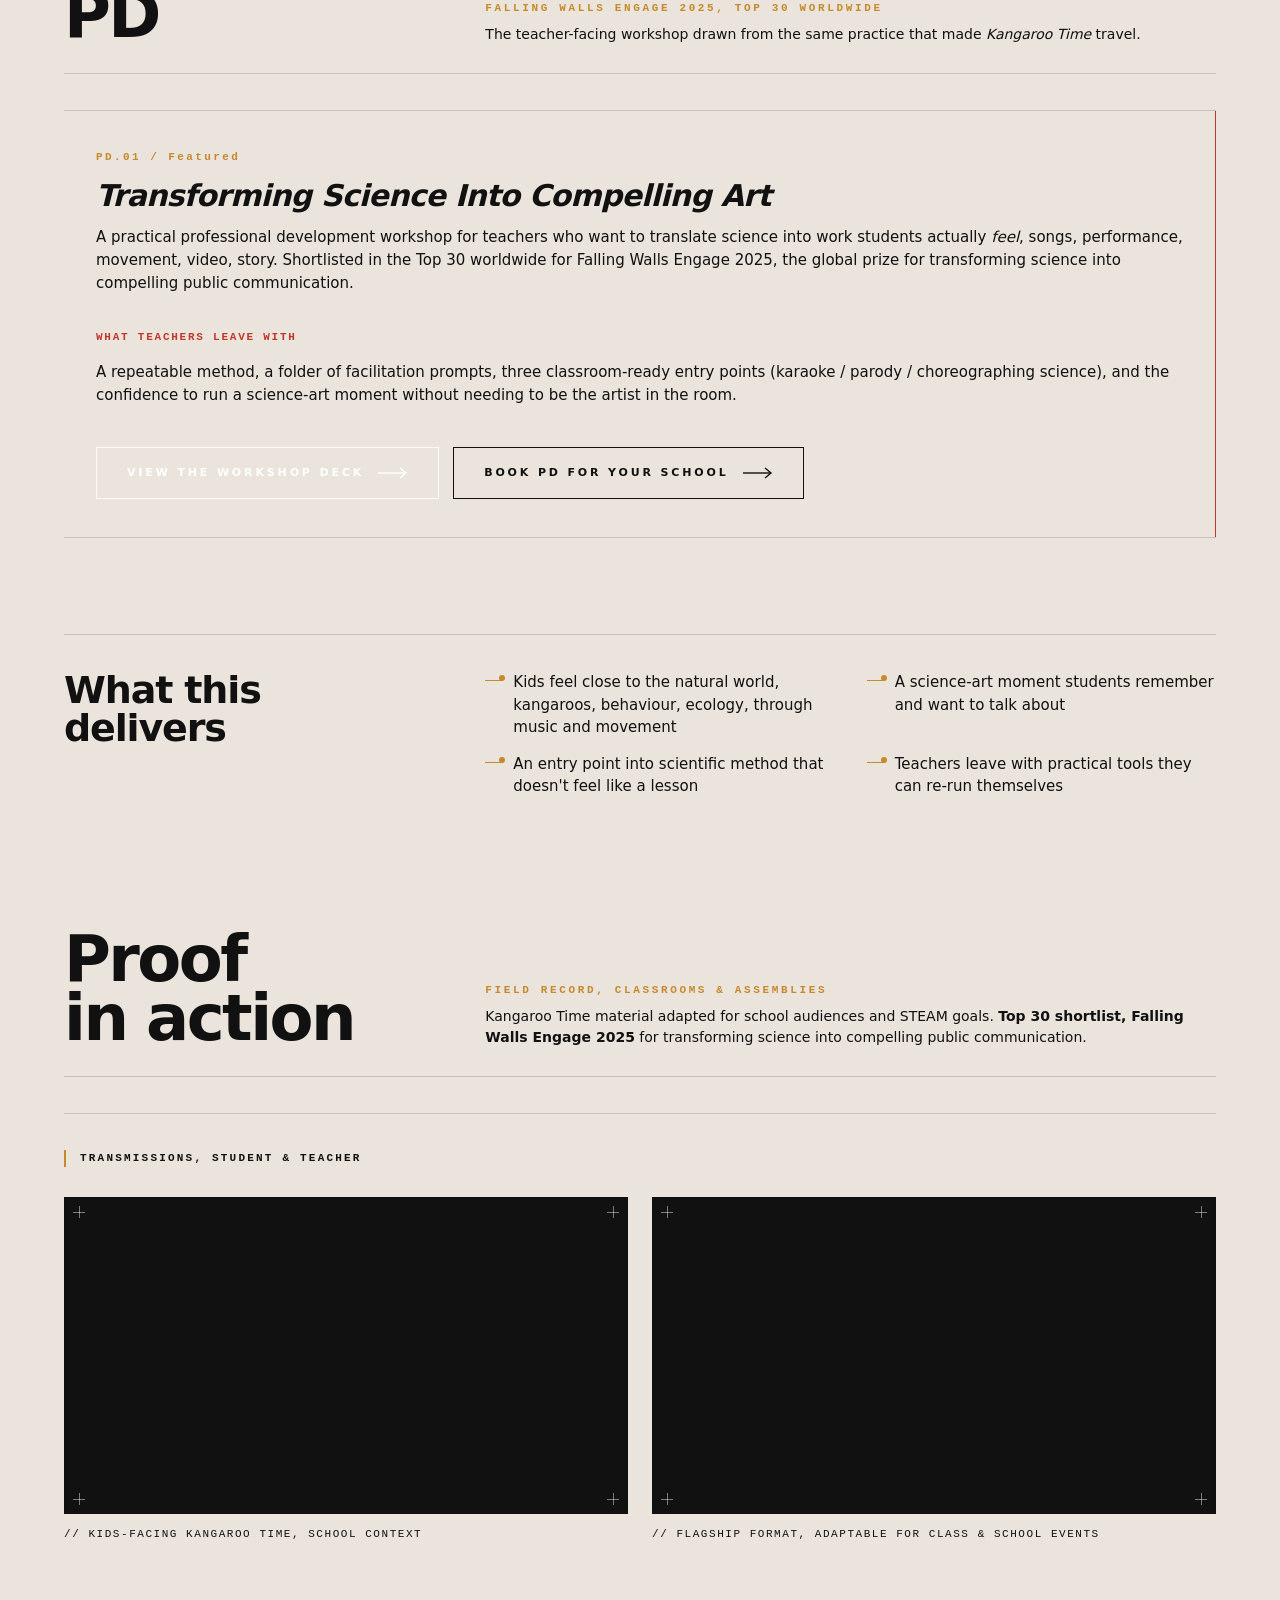
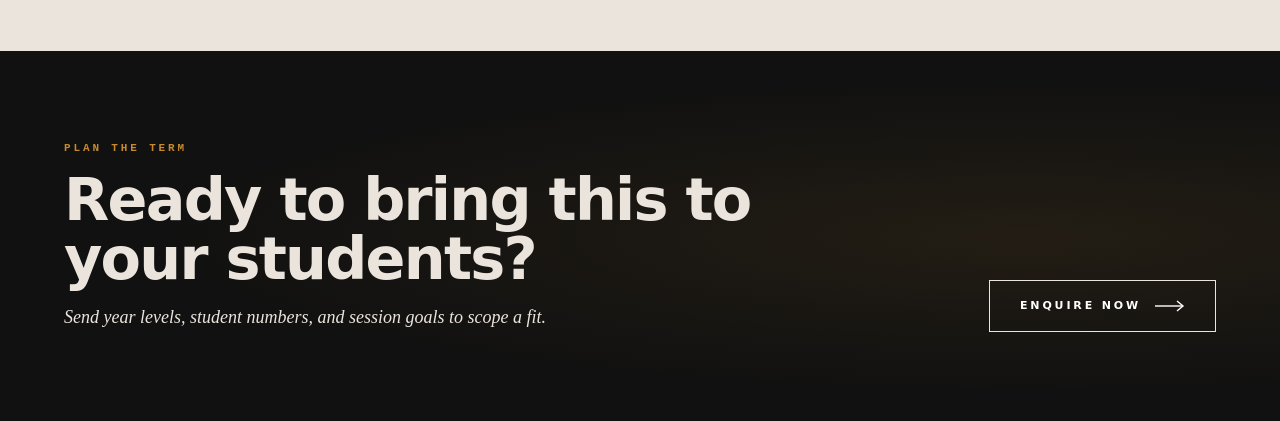
<file: program/schools/index.html>
<!DOCTYPE html>
<html lang="en">
<head>
<meta charset="utf-8" />
<meta name="viewport" content="width=device-width, initial-scale=1" />
<title>WELI: Schools & Teachers</title>
<meta name="description" content="Science as story, sound, and movement, STEAM as a science-art moment. Kangaroo Time Kids workshops, STEAM alternatives (karaoke, parody, choreographing science), and Transforming Science Into Compelling Art, the teacher PD shortlisted for Falling Walls 2025." />
<link rel="stylesheet" href="/styles.css" />
<link rel="stylesheet" href="/program/program.css" />
<link rel="stylesheet" href="/program/program-archive.css" />
<!-- BEGIN: SEO-INJECT -->
<link rel="canonical" href="https://drweli.com/program/schools/">
<link rel="icon" type="image/svg+xml" href="/favicon.svg">
<link rel="icon" type="image/png" sizes="32x32" href="/favicon-32.png">
<link rel="icon" type="image/png" sizes="16x16" href="/favicon-16.png">
<link rel="apple-touch-icon" sizes="180x180" href="/apple-touch-icon.png">
<link rel="shortcut icon" href="/favicon.ico">
<meta name="theme-color" content="#FFD33A">
<meta name="author" content="Dr WELI">
<meta name="robots" content="index, follow, max-image-preview:large">
<meta property="og:type" content="website">
<meta property="og:site_name" content="WELI">
<meta property="og:title" content="WELI: Schools &amp; Teachers">
<meta property="og:description" content="Science as story, sound, and movement, STEAM as a science-art moment. Kangaroo Time Kids workshops, STEAM alternatives (karaoke, parody, choreographing science), and Transforming Science Into Compelling Art, the teacher PD shortlisted for Falling Walls 2025.">
<meta property="og:url" content="https://drweli.com/program/schools/">
<meta property="og:image" content="https://drweli.com/apple-touch-icon.png">
<meta property="og:locale" content="en_AU">
<meta property="og:locale:alternate" content="pt_BR">
<meta property="og:locale:alternate" content="es_ES">
<meta property="og:locale:alternate" content="fr_FR">
<meta property="og:locale:alternate" content="de_DE">
<meta name="twitter:card" content="summary_large_image">
<meta name="twitter:title" content="WELI: Schools &amp; Teachers">
<meta name="twitter:description" content="Science as story, sound, and movement, STEAM as a science-art moment. Kangaroo Time Kids workshops, STEAM alternatives (karaoke, parody, choreographing science), and Transforming Science Into Compelling Art, the teacher PD shortlisted for Falling Walls 2025.">
<meta name="twitter:image" content="https://drweli.com/apple-touch-icon.png">
<meta name="twitter:creator" content="@welimusician">
<link rel="alternate" hreflang="en-au" href="https://drweli.com/program/schools/">
<link rel="alternate" hreflang="en" href="https://drweli.com/program/schools/">
<link rel="alternate" hreflang="x-default" href="https://drweli.com/program/schools/">
<!-- END: SEO-INJECT -->
</head>

<body class="program-page archive-page theme-school">
<!-- BEGIN: LANG-SWITCHER -->
<div class="lang-switcher" role="region" aria-label="Translate this page">
  <select class="lang-switcher-select" aria-label="Translate to another language" onchange="if(this.value){var u=encodeURIComponent(location.href);window.location.href='https://translate.google.com/translate?sl=auto&amp;tl='+this.value+'&amp;u='+u;}">
    <option value="">EN</option>
    <option value="pt">PT</option>
    <option value="es">ES</option>
    <option value="fr">FR</option>
    <option value="de">DE</option>
  </select>
</div>
<style>
.lang-switcher{position:fixed;top:10px;right:10px;z-index:9999;font-family:'Montserrat','Helvetica Neue',Arial,sans-serif;font-size:12px}
.lang-switcher-select{appearance:none;-webkit-appearance:none;background:rgba(255,255,255,.92);color:#0a0a0a;border:1px solid rgba(0,0,0,.15);border-radius:999px;padding:5px 22px 5px 10px;font-size:11px;font-weight:600;letter-spacing:.08em;text-transform:uppercase;cursor:pointer;line-height:1.2;backdrop-filter:blur(6px);-webkit-backdrop-filter:blur(6px);background-image:url("data:image/svg+xml;utf8,<svg xmlns='http://www.w3.org/2000/svg' viewBox='0 0 10 6'><path d='M1 1l4 4 4-4' stroke='%230a0a0a' fill='none' stroke-width='1.4'/></svg>");background-repeat:no-repeat;background-position:right 8px center;background-size:8px 5px}
.lang-switcher-select:focus,.lang-switcher-select:hover{border-color:rgba(0,0,0,.4);outline:none}
@media (max-width:560px){.lang-switcher{top:8px;right:8px}.lang-switcher-select{padding:4px 20px 4px 8px;font-size:10px}}
@media print{.lang-switcher{display:none}}
</style>
<!-- END: LANG-SWITCHER -->

<!-- ===== UTILITY RIBBON ===== -->
<div class="archive-ribbon">
  <div class="left">
    <span><span class="pulse"></span><span class="live">Bookings open</span></span>
    <a class="meta ribbon-link" href="/">WELI</a>
    <a class="meta ribbon-link" href="/program/">← All programs</a>
  </div>
  <div class="right">
    <span class="meta">Schools &amp; Teachers</span>
    <span class="clock" id="archiveClock">00:00:00</span>
  </div>
</div>

<!-- ===== SITE HEADER ===== -->
<header class="site-header program-header">
  <a class="brand" href="/">WELI</a>
  <button class="program-secondary-toggle" id="programMenuToggle">☰</button>
  <div class="program-secondary-menu" id="programSecondaryMenu">
    <a href="/enquire/" class="program-menu-enquire">Enquire</a>
    <a href="/">Home</a>
    <a href="/music">Music</a>
    <a href="/academic">Academic</a>
    <a href="/program">Programs</a>
  </div>
</header>

<main>

  <!-- ===== TIMELINE BACKDROP — text-free ===== -->
  <section class="archive-timeline" aria-hidden="true">
    <article class="archive-era" data-step="1">
      <span class="era-num">01</span>
      <svg class="era-glyph" viewBox="0 0 200 200" fill="none" stroke="currentColor" stroke-width="1">
        <circle cx="100" cy="100" r="40"/>
        <path d="M100 60 L100 30"/>
        <path d="M100 140 L100 170"/>
        <path d="M60 100 L30 100"/>
        <path d="M140 100 L170 100"/>
      </svg>
    </article>
    <article class="archive-era" data-step="2">
      <span class="era-num">02</span>
      <svg class="era-glyph" viewBox="0 0 200 200" fill="none" stroke="currentColor" stroke-width=".9">
        <path d="M30 100 Q 60 40 100 100 T 170 100"/>
        <path d="M30 130 Q 60 70 100 130 T 170 130"/>
      </svg>
    </article>
    <article class="archive-era" data-step="3">
      <span class="era-num">03</span>
      <svg class="era-glyph" viewBox="0 0 200 200" fill="none" stroke="currentColor" stroke-width=".9">
        <rect x="40" y="40" width="120" height="120" stroke-dasharray="6 4"/>
        <rect x="60" y="60" width="80" height="80"/>
        <line x1="60" y1="100" x2="140" y2="100"/>
        <line x1="100" y1="60" x2="100" y2="140"/>
      </svg>
    </article>
    <article class="archive-era" data-step="4">
      <span class="era-num">04</span>
      <svg class="era-glyph" viewBox="0 0 200 200" fill="none" stroke="currentColor" stroke-width="1.1">
        <path d="M100 30 L120 80 L170 80 L130 110 L150 160 L100 130 L50 160 L70 110 L30 80 L80 80 Z"/>
      </svg>
    </article>
  </section>

  <!-- ===== HERO ===== -->
  <div class="archive-hero-wrap">
    <article class="archive-hero" id="archiveHero">

      <span class="archive-tick tl"></span>
      <span class="archive-tick tr"></span>
      <span class="archive-tick bl"></span>
      <span class="archive-tick br"></span>

      <div class="archive-rail tl">04 / SCHOOLS</div>
      <div class="archive-rail tr">SECTOR · STEAM</div>
      <div class="archive-rail bl">ASSEMBLY → BLOCK</div>
      <div class="archive-rail br">2026</div>

      <div class="archive-hero-bg">
        <div class="streak"></div>
        <div class="streak s2"></div>
        <div class="glow"></div>
      </div>

      <div class="archive-hero-content">
        <div class="archive-hero-title-block">
          <div class="archive-hero-cat">
            <span class="num">03</span>
            <span class="rule"></span>
            <span>Audience</span>
          </div>
          <h1 class="archive-hero-title archive-title-reveal">
            <span>Schools</span>
          </h1>
          <p class="archive-hero-sub">Science as story, sound, and movement, STEAM as a <em>science-art moment</em> kids actually remember.</p>
          <p class="archive-hero-academic">PhD ecologist · <em>Dance Your PhD</em> winner · <img src="/wwh-brand/monogram.svg" class="wwh-mark" alt="WildWooHoo" style="width:1em;height:1em;display:inline-block;vertical-align:-.16em;margin-right:.18em;flex:none">WildWooHoo studio</p>
          <div class="archive-hero-formats">
            <a class="archive-hero-format-chip" href="#formats"><span class="dot"></span><span>Activation</span></a>
            <a class="archive-hero-format-chip" href="#formats"><span class="dot"></span><span>Workshop</span></a>
            <a class="archive-hero-format-chip" href="#formats"><span class="dot"></span><span>Teacher PD</span></a>
          </div>
          <a class="archive-hero-cta" href="/enquire/">
            <span>Bring this to your school</span>
            <svg viewBox="0 0 30 12" fill="none" stroke="currentColor" stroke-width="1.4">
              <line x1="0" y1="6" x2="28" y2="6"/>
              <polyline points="22,1 28,6 22,11"/>
            </svg>
          </a>
        </div>
      </div>
    </article>
  </div>

  <!-- ===== DECISION DOSSIER ===== -->
  <section class="archive-dossier" id="decision">
    <div class="archive-dossier-grid">

      <div class="archive-dossier-cell">
        <div class="label">Who it's for</div>
        <ul>
          <li>Science &amp; STEAM teachers</li>
          <li>Arts and music coordinators</li>
          <li>Wellbeing &amp; engagement teams</li>
        </ul>
      </div>

      <div class="archive-dossier-cell">
        <div class="label">What kids take away</div>
        <ul>
          <li>Wonder at the natural world</li>
          <li>Feel science as creative practice</li>
          <li>Confidence to tell a story back</li>
        </ul>
      </div>

      <div class="archive-dossier-cell">
        <div class="label">Formats</div>
        <ul>
          <li>Assembly activation</li>
          <li>Year-level workshop blocks</li>
          <li>Teacher PD (Falling Walls 2025 shortlist)</li>
        </ul>
      </div>

      <div class="archive-dossier-cell cta-cell">
        <div>
          <div class="label">Quick request</div>
          <p>Share year levels, student numbers, and what you want kids to feel. I'll come back with a session plan.</p>
        </div>
        <a class="btn-cta" href="/enquire/">Get a school plan →</a>
      </div>

    </div>
  </section>

  <!-- ===== FORMATS ===== -->
  <section class="archive-section" id="formats">
    <header class="archive-section-head">
      <h2 class="archive-section-title">Program<br/>Options</h2>
      <div class="archive-section-meta">
        <span class="archive-section-stamp">Activation · Workshop · Teacher PD</span>
        <p class="archive-section-update">Three ways in. One STEAM science-art logic: collective activation → embodied science → creative making → uplifting close.</p>
      </div>
    </header>

    <div class="archive-formats">
      <article class="archive-format">
        <div class="num">F.01</div>
        <h3>Student activation</h3>
        <ul>
          <li>High-energy science-meets-music sessions</li>
          <li>Perfect for assemblies &amp; whole-school events</li>
          <li>Fast engagement across mixed year levels</li>
        </ul>
      </article>
      <article class="archive-format">
        <div class="num">F.02</div>
        <h3>STEAM workshop</h3>
        <ul>
          <li>Hands-on, embodied science-art making</li>
          <li>Animal behaviour, ecology, scientific method</li>
          <li>Active, classroom-ready, no curriculum claim</li>
        </ul>
      </article>
      <article class="archive-format">
        <div class="num">F.03</div>
        <h3>Teacher PD</h3>
        <ul>
          <li><em>Transforming Science Into Compelling Art</em></li>
          <li>Falling Walls Engage 2025, Top 30 worldwide</li>
          <li>Practical tools teachers can run on Monday</li>
        </ul>
      </article>
    </div>
  </section>

  <!-- ===== MAIN STUDENT OFFER ===== -->
  <section class="archive-section" id="kangaroo-time-kids">
    <header class="archive-section-head">
      <h2 class="archive-section-title">Main<br/>offer</h2>
      <div class="archive-section-meta">
        <span class="archive-section-stamp">For students · Primary &amp; lower-secondary</span>
        <p class="archive-section-update">The flagship Kangaroo Time work, re-staged for school audiences. Built on Dance Your PhD 2024 (Science Magazine / AAAS).</p>
      </div>
    </header>

    <div class="archive-themes-grid" style="grid-template-columns: 1fr;">
      <article class="archive-theme-card" style="border-color: var(--signal, #c0392b);">
        <div class="num">T.01 / Featured</div>
        <h3>Kangaroo Time Kids, workshop &amp; presentation</h3>
        <p>A live science-art moment where kids meet kangaroos through music, dance, and embodied movement, and meet the <em>scientific method</em> at the same time. They watch how a behavioural scientist observes, asks a question, designs a way to find out, and reports back. Then they try a version themselves. The output looks and feels like the Dance Your PhD video, that's the point: we're aiming to repeat what already worked, in their school hall.</p>
        <p style="margin-top:14px"><strong style="font-family:var(--mono);font-size:11px;letter-spacing:.16em;text-transform:uppercase;color:var(--signal,#c0392b);">What students do</strong></p>
        <p style="margin-top:0">Watch · move with the music · learn the science behind kangaroo behaviour · try a mini-observation · perform back a short piece. Adaptable from a 45-min assembly to a half-day workshop block.</p>
        <p style="margin-top:10px"><a href="/enquire/?topic=Kangaroo%20Time%20Kids">Book Kangaroo Time Kids →</a></p>
      </article>
    </div>
  </section>

  <!-- ===== STEAM ALTERNATIVES ===== -->
  <section class="archive-section" id="alternatives">
    <header class="archive-section-head">
      <h2 class="archive-section-title">STEAM<br/>alternatives</h2>
      <div class="archive-section-meta">
        <span class="archive-section-stamp">For students · Three additional workshop formats</span>
        <p class="archive-section-update">If Kangaroo Time Kids isn't the right fit, three other science-art moments I can run with students, each one anchored in a real creative practice.</p>
      </div>
    </header>

    <div class="archive-themes-grid">
      <article class="archive-theme-card">
        <div class="num">T.02</div>
        <h3>STEAM Karaoke</h3>
        <p>A whole-class karaoke project where students rewrite the lyrics of a song they already love into a science story, animals, ecosystems, behaviour, anything we can sing about. Then they perform it. Loud, silly, and weirdly memorable.</p>
      </article>
      <article class="archive-theme-card">
        <div class="num">T.03</div>
        <h3>STEAM Parody</h3>
        <p>A guided workshop in turning a real piece of science into a parody video, pop song, ad, news segment, TikTok format. Students learn the science by having to translate it. They leave with a finished short piece.</p>
      </article>
      <article class="archive-theme-card">
        <div class="num">T.04</div>
        <h3>Choreographing Science</h3>
        <p>Movement-based workshop where a group of students choose a scientific concept, an animal behaviour, a cycle, an ecosystem interaction, and build a short dance piece that <em>shows</em> it. The closest cousin to the Kangaroo Time Kids method.</p>
      </article>
    </div>
  </section>

  <!-- ===== TEACHER PD FEATURE ===== -->
  <section class="archive-section" id="teacher-pd">
    <header class="archive-section-head">
      <h2 class="archive-section-title">Teacher<br/>PD</h2>
      <div class="archive-section-meta">
        <span class="archive-section-stamp">Falling Walls Engage 2025, Top 30 worldwide</span>
        <p class="archive-section-update">The teacher-facing workshop drawn from the same practice that made <em>Kangaroo Time</em> travel.</p>
      </div>
    </header>

    <div class="archive-themes-grid" style="grid-template-columns: 1fr;">
      <article class="archive-theme-card" style="border-color: var(--signal, #c0392b);">
        <div class="num">PD.01 / Featured</div>
        <h3><em>Transforming Science Into Compelling Art</em></h3>
        <p>A practical professional development workshop for teachers who want to translate science into work students actually <em>feel</em>, songs, performance, movement, video, story. Shortlisted in the Top 30 worldwide for Falling Walls Engage 2025, the global prize for transforming science into compelling public communication.</p>
        <p style="margin-top:14px"><strong style="font-family:var(--mono);font-size:11px;letter-spacing:.16em;text-transform:uppercase;color:var(--signal,#c0392b);">What teachers leave with</strong></p>
        <p style="margin-top:0">A repeatable method, a folder of facilitation prompts, three classroom-ready entry points (karaoke / parody / choreographing science), and the confidence to run a science-art moment without needing to be the artist in the room.</p>
        <div style="margin-top:18px;display:flex;flex-wrap:wrap;gap:14px;">
          <a class="archive-hero-cta" href="https://weli.my.canva.site/scienceforthepeople" target="_blank" rel="noopener">
            <span>View the workshop deck</span>
            <svg viewBox="0 0 30 12" fill="none" stroke="currentColor" stroke-width="1.4">
              <line x1="0" y1="6" x2="28" y2="6"/>
              <polyline points="22,1 28,6 22,11"/>
            </svg>
          </a>
          <a class="archive-hero-cta" style="background:transparent;color:inherit;border:1px solid currentColor;" href="/enquire/?topic=Teacher%20PD%20%E2%80%94%20Transforming%20Science%20Into%20Compelling%20Art">
            <span>Book PD for your school</span>
            <svg viewBox="0 0 30 12" fill="none" stroke="currentColor" stroke-width="1.4">
              <line x1="0" y1="6" x2="28" y2="6"/>
              <polyline points="22,1 28,6 22,11"/>
            </svg>
          </a>
        </div>
      </article>
    </div>
  </section>

  <!-- ===== OUTCOMES ===== -->
  <section class="archive-section" id="outcomes">
    <div class="archive-outcomes">
      <h3 class="archive-outcomes-title">What this<br/>delivers</h3>
      <ul class="archive-outcomes-list">
        <li>Kids feel close to the natural world, kangaroos, behaviour, ecology, through music and movement</li>
        <li>A science-art moment students remember and want to talk about</li>
        <li>An entry point into scientific method that doesn't feel like a lesson</li>
        <li>Teachers leave with practical tools they can re-run themselves</li>
      </ul>
    </div>
  </section>

  <!-- ===== PROOF ===== -->
  <section class="archive-section" id="proof">
    <header class="archive-section-head">
      <h2 class="archive-section-title">Proof<br/>in action</h2>
      <div class="archive-section-meta">
        <span class="archive-section-stamp">Field record, classrooms &amp; assemblies</span>
        <p class="archive-section-update">Kangaroo Time material adapted for school audiences and STEAM goals. <strong>Top 30 shortlist, Falling Walls Engage 2025</strong> for transforming science into compelling public communication.</p>
      </div>
    </header>

    <div class="archive-proof">
      <p class="archive-proof-cue">Transmissions, student &amp; teacher</p>

      <div class="archive-proof-item">
        <div class="archive-proof-frame">
          <span class="archive-tick tl"></span><span class="archive-tick tr"></span>
          <span class="archive-tick bl"></span><span class="archive-tick br"></span>
          <iframe src="https://www.youtube.com/embed/ZUZkLnTioLQ" title="Kangaroo Time Kids" allowfullscreen></iframe>
        </div>
        <p class="archive-proof-caption">// Kids-facing Kangaroo Time, school context</p>
      </div>

      <div class="archive-proof-item">
        <div class="archive-proof-frame">
          <span class="archive-tick tl"></span><span class="archive-tick tr"></span>
          <span class="archive-tick bl"></span><span class="archive-tick br"></span>
          <iframe src="https://www.youtube.com/embed/RoSYO3fApEc" title="Flagship adaptable" allowfullscreen></iframe>
        </div>
        <p class="archive-proof-caption">// Flagship format, adaptable for class &amp; school events</p>
      </div>
    </div>
  </section>

  <!-- ===== BOOK CTA ===== -->
  <section class="archive-book" id="book">
    <div class="archive-book-inner">
      <div>
        <div class="archive-book-stamp">Plan the term</div>
        <h2>Ready to bring this to your students?</h2>
        <p>Send year levels, student numbers, and session goals to scope a fit.</p>
      </div>
      <a class="archive-hero-cta" href="/enquire/">
        <span>Enquire now</span>
        <svg viewBox="0 0 30 12" fill="none" stroke="currentColor" stroke-width="1.4">
          <line x1="0" y1="6" x2="28" y2="6"/>
          <polyline points="22,1 28,6 22,11"/>
        </svg>
      </a>
    </div>
  </section>

</main>

<script src="/program/program.js"></script>
<script src="/program/program-archive.js"></script>

</body>
</html>
</file>
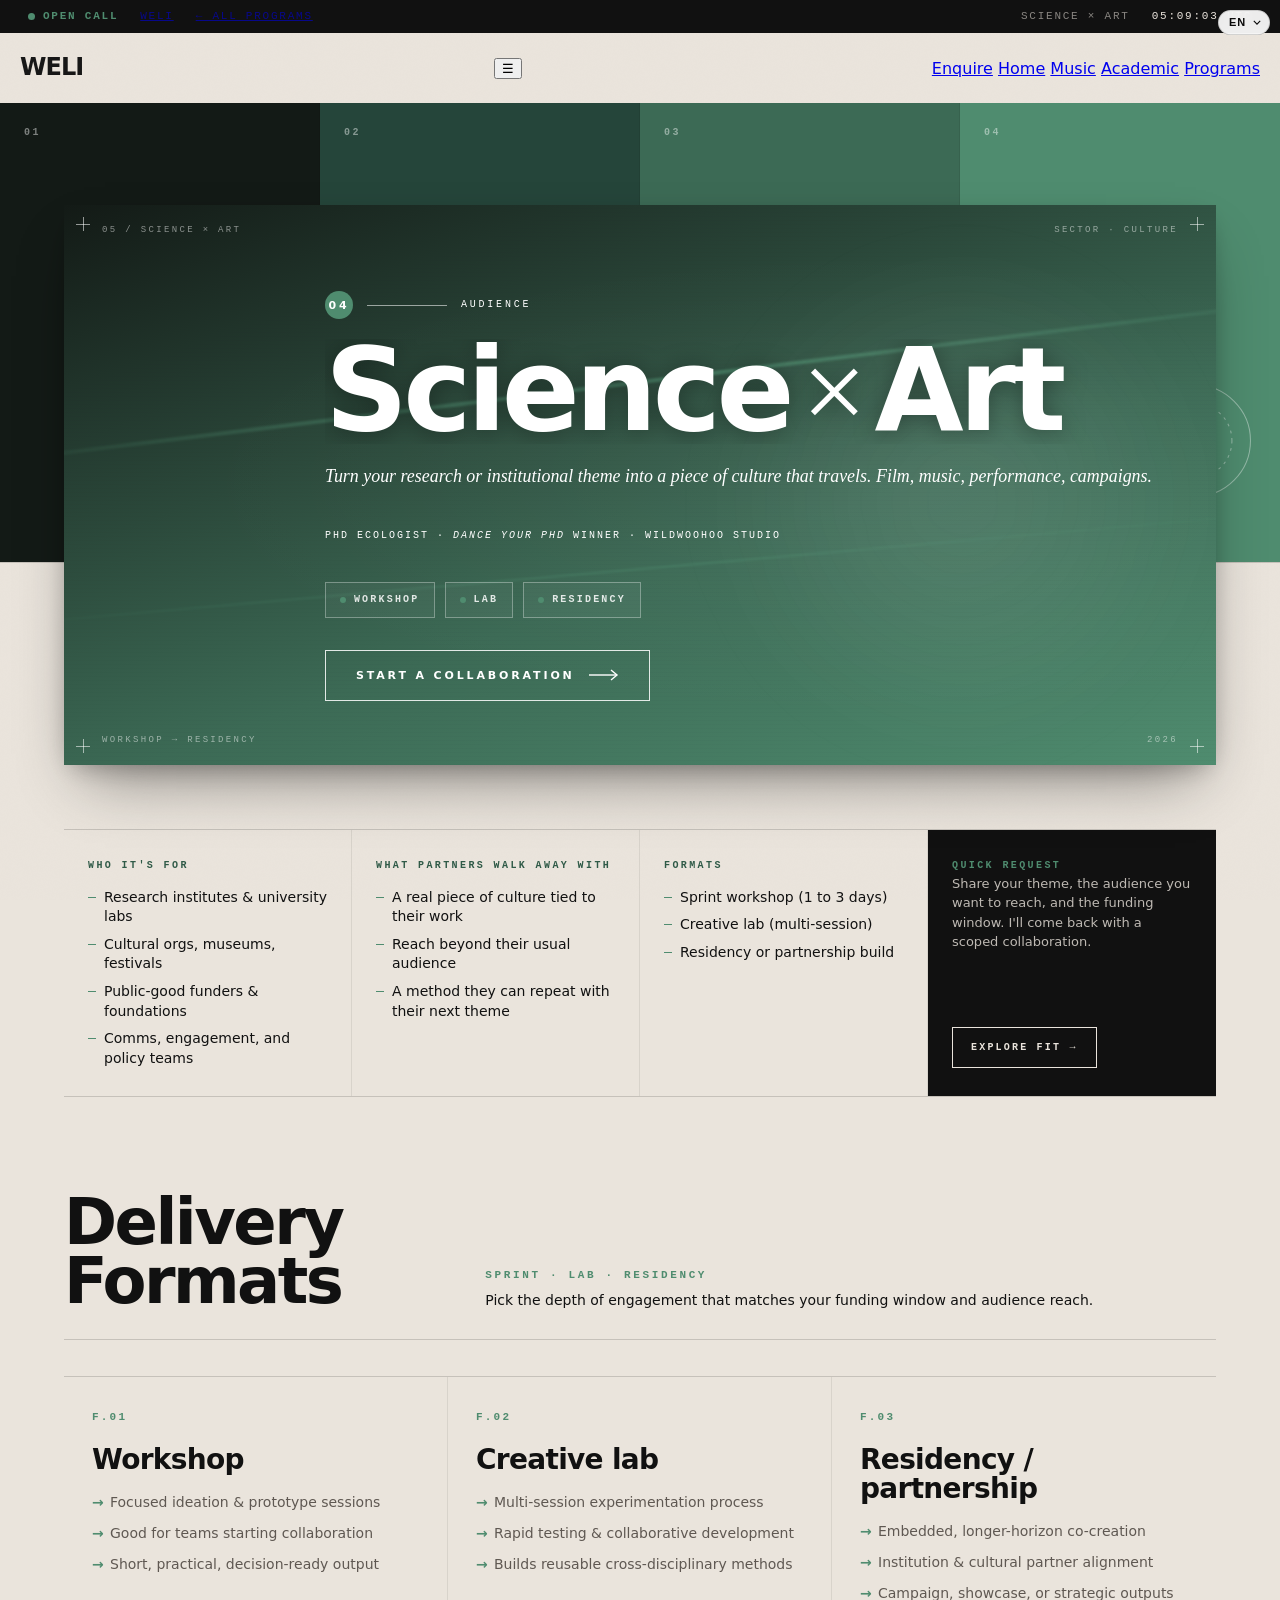
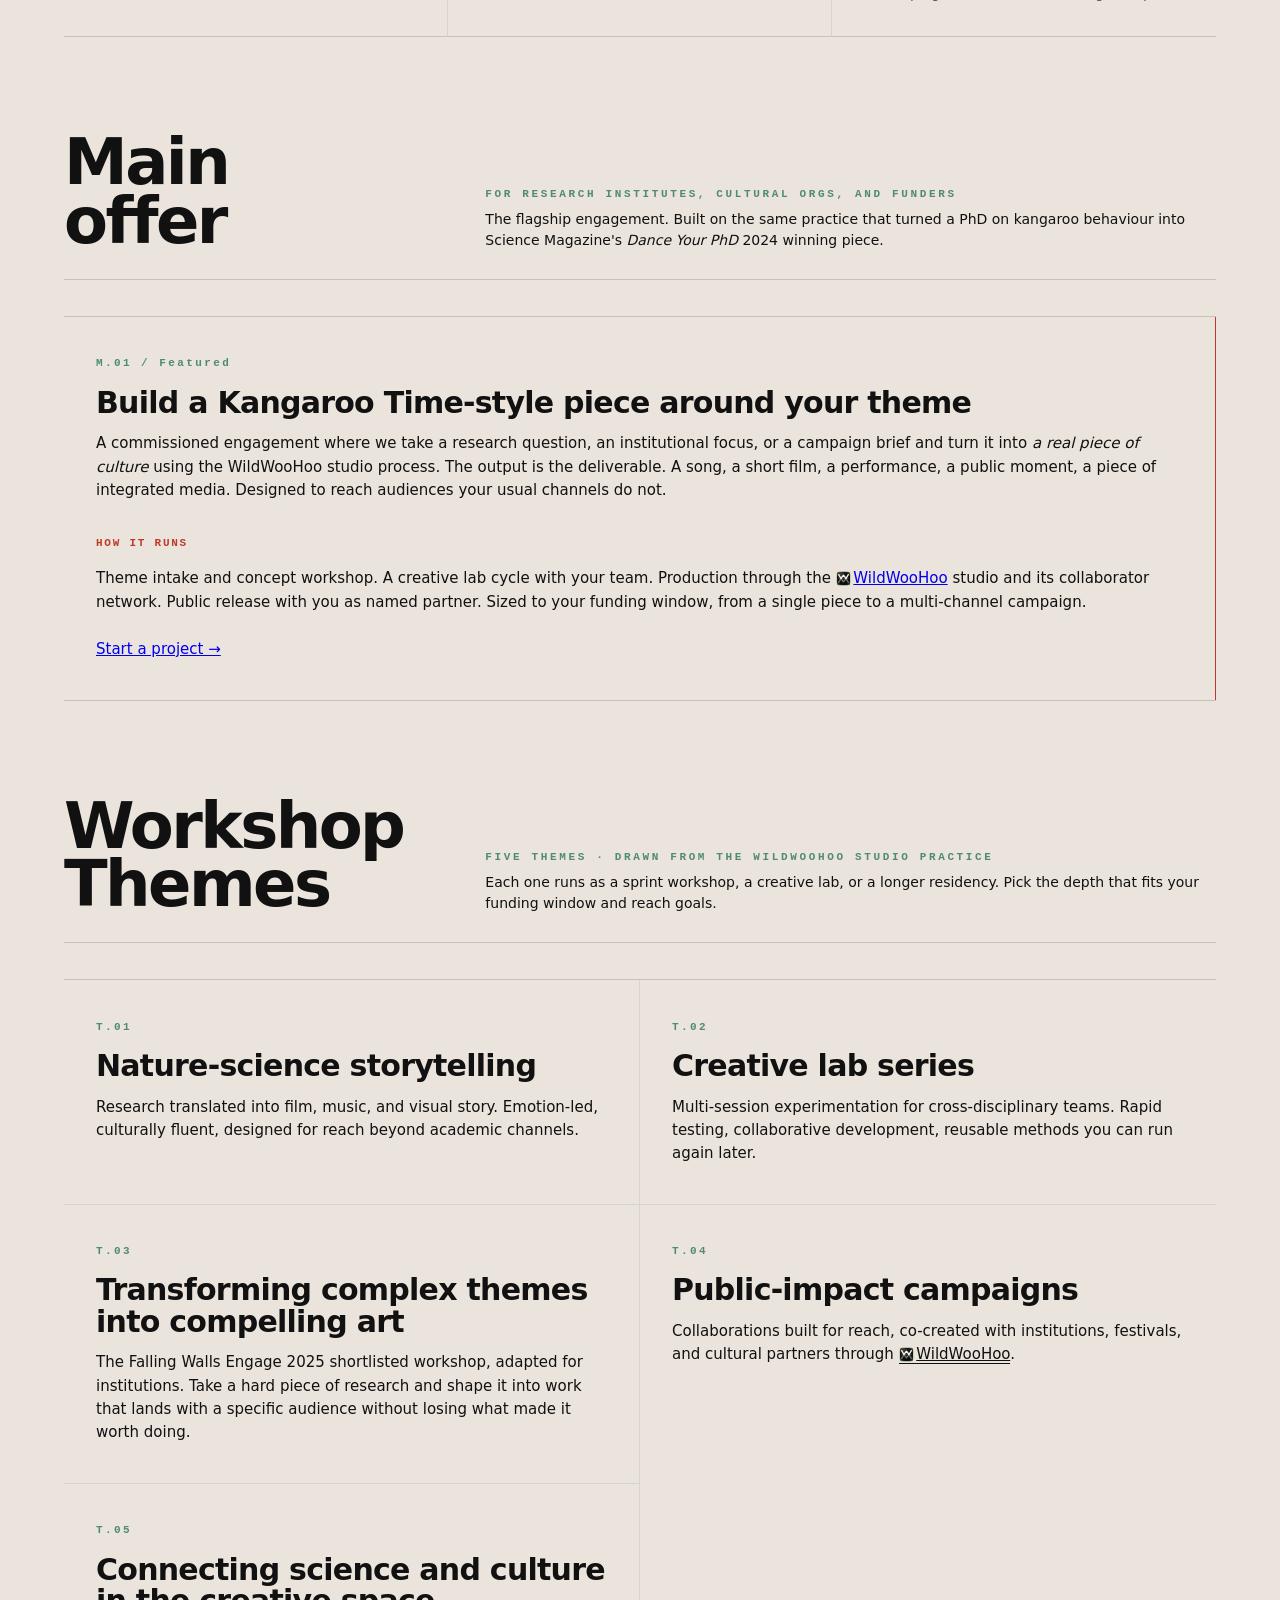
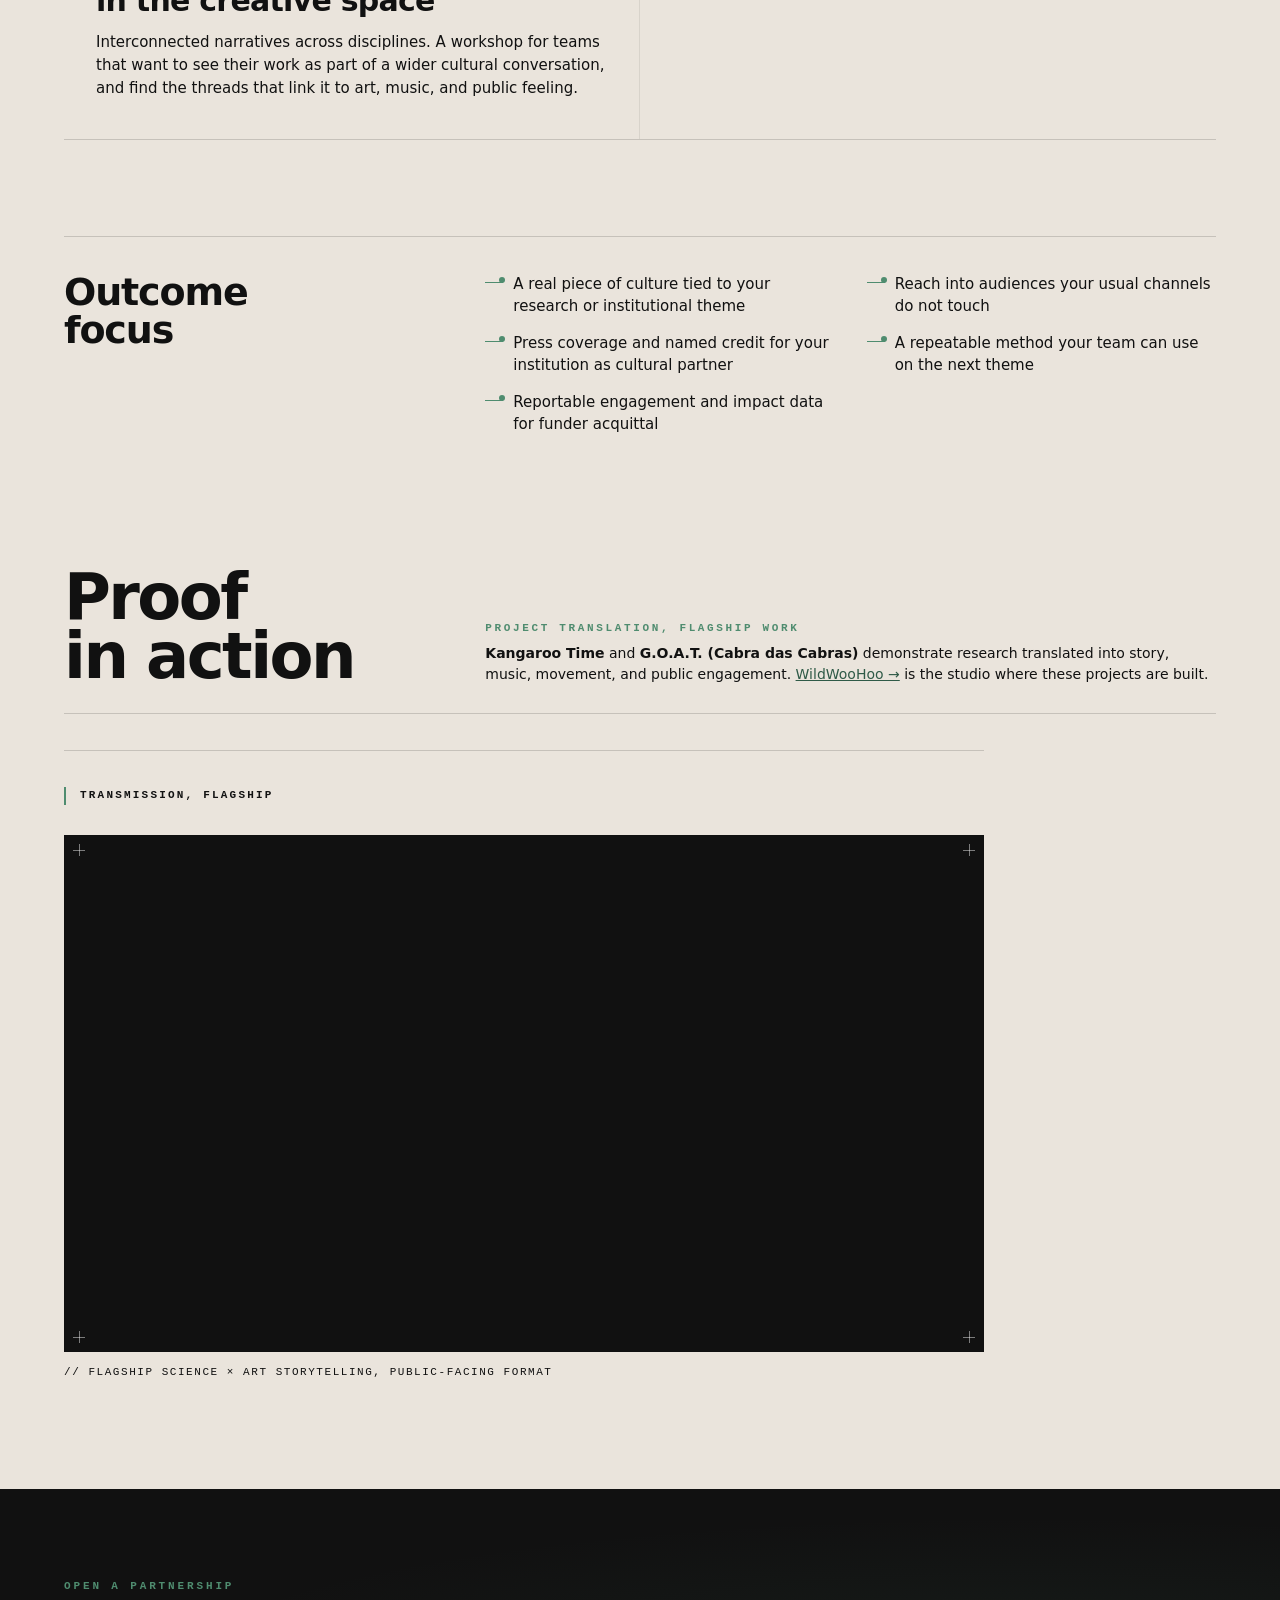
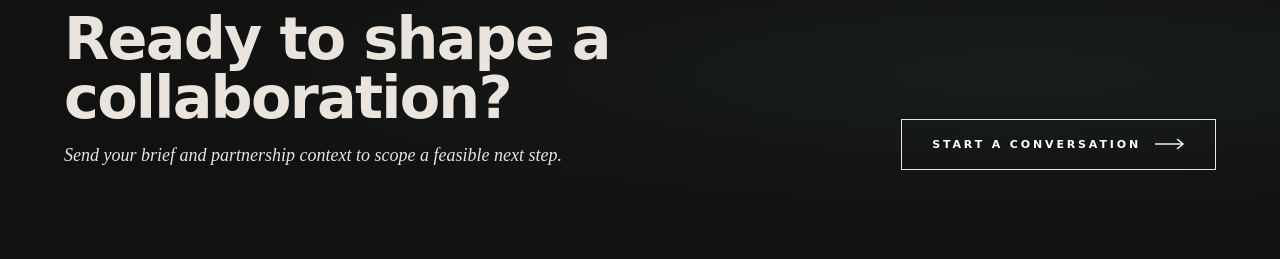
<file: program/science-art/index.html>
<!DOCTYPE html>
<html lang="en">
<head>
<meta charset="utf-8" />
<meta name="viewport" content="width=device-width, initial-scale=1" />
<title>WELI: Science × Art</title>
<meta name="description" content="Turn your research or institutional theme into a piece of culture that travels. Workshops, creative labs, and residencies for research institutes, cultural orgs, festivals, and funders. Built on the Dance Your PhD 2024 winning practice." />
<link rel="stylesheet" href="/styles.css" />
<link rel="stylesheet" href="/program/program.css" />
<link rel="stylesheet" href="/program/program-archive.css" />
<!-- BEGIN: SEO-INJECT -->
<link rel="canonical" href="https://drweli.com/program/science-art/">
<link rel="icon" type="image/svg+xml" href="/favicon.svg">
<link rel="icon" type="image/png" sizes="32x32" href="/favicon-32.png">
<link rel="icon" type="image/png" sizes="16x16" href="/favicon-16.png">
<link rel="apple-touch-icon" sizes="180x180" href="/apple-touch-icon.png">
<link rel="shortcut icon" href="/favicon.ico">
<meta name="theme-color" content="#FFD33A">
<meta name="author" content="Dr WELI">
<meta name="robots" content="index, follow, max-image-preview:large">
<meta property="og:type" content="website">
<meta property="og:site_name" content="WELI">
<meta property="og:title" content="WELI: Science × Art">
<meta property="og:description" content="Where research becomes culture, film, music, and campaigns built for public reach. For institutions, labs, and cultural partners.">
<meta property="og:url" content="https://drweli.com/program/science-art/">
<meta property="og:image" content="https://drweli.com/apple-touch-icon.png">
<meta property="og:locale" content="en_AU">
<meta property="og:locale:alternate" content="pt_BR">
<meta property="og:locale:alternate" content="es_ES">
<meta property="og:locale:alternate" content="fr_FR">
<meta property="og:locale:alternate" content="de_DE">
<meta name="twitter:card" content="summary_large_image">
<meta name="twitter:title" content="WELI: Science × Art">
<meta name="twitter:description" content="Where research becomes culture, film, music, and campaigns built for public reach. For institutions, labs, and cultural partners.">
<meta name="twitter:image" content="https://drweli.com/apple-touch-icon.png">
<meta name="twitter:creator" content="@welimusician">
<link rel="alternate" hreflang="en-au" href="https://drweli.com/program/science-art/">
<link rel="alternate" hreflang="en" href="https://drweli.com/program/science-art/">
<link rel="alternate" hreflang="x-default" href="https://drweli.com/program/science-art/">
<!-- END: SEO-INJECT -->
</head>

<body class="program-page archive-page theme-sciart">
<!-- BEGIN: LANG-SWITCHER -->
<div class="lang-switcher" role="region" aria-label="Translate this page">
  <select class="lang-switcher-select" aria-label="Translate to another language" onchange="if(this.value){var u=encodeURIComponent(location.href);window.location.href='https://translate.google.com/translate?sl=auto&amp;tl='+this.value+'&amp;u='+u;}">
    <option value="">EN</option>
    <option value="pt">PT</option>
    <option value="es">ES</option>
    <option value="fr">FR</option>
    <option value="de">DE</option>
  </select>
</div>
<style>
.lang-switcher{position:fixed;top:10px;right:10px;z-index:9999;font-family:'Montserrat','Helvetica Neue',Arial,sans-serif;font-size:12px}
.lang-switcher-select{appearance:none;-webkit-appearance:none;background:rgba(255,255,255,.92);color:#0a0a0a;border:1px solid rgba(0,0,0,.15);border-radius:999px;padding:5px 22px 5px 10px;font-size:11px;font-weight:600;letter-spacing:.08em;text-transform:uppercase;cursor:pointer;line-height:1.2;backdrop-filter:blur(6px);-webkit-backdrop-filter:blur(6px);background-image:url("data:image/svg+xml;utf8,<svg xmlns='http://www.w3.org/2000/svg' viewBox='0 0 10 6'><path d='M1 1l4 4 4-4' stroke='%230a0a0a' fill='none' stroke-width='1.4'/></svg>");background-repeat:no-repeat;background-position:right 8px center;background-size:8px 5px}
.lang-switcher-select:focus,.lang-switcher-select:hover{border-color:rgba(0,0,0,.4);outline:none}
@media (max-width:560px){.lang-switcher{top:8px;right:8px}.lang-switcher-select{padding:4px 20px 4px 8px;font-size:10px}}
@media print{.lang-switcher{display:none}}
</style>
<!-- END: LANG-SWITCHER -->

<!-- ===== UTILITY RIBBON ===== -->
<div class="archive-ribbon">
  <div class="left">
    <span><span class="pulse"></span><span class="live">Open call</span></span>
    <a class="meta ribbon-link" href="/">WELI</a>
    <a class="meta ribbon-link" href="/program/">← All programs</a>
  </div>
  <div class="right">
    <span class="meta">Science × Art</span>
    <span class="clock" id="archiveClock">00:00:00</span>
  </div>
</div>

<!-- ===== SITE HEADER ===== -->
<header class="site-header program-header">
  <a class="brand" href="/">WELI</a>
  <button class="program-secondary-toggle" id="programMenuToggle">☰</button>
  <div class="program-secondary-menu" id="programSecondaryMenu">
    <a href="/enquire/" class="program-menu-enquire">Enquire</a>
    <a href="/">Home</a>
    <a href="/music">Music</a>
    <a href="/academic">Academic</a>
    <a href="/program">Programs</a>
  </div>
</header>

<main>

  <!-- ===== TIMELINE BACKDROP — text-free ===== -->
  <section class="archive-timeline" aria-hidden="true">
    <article class="archive-era" data-step="1">
      <span class="era-num">01</span>
      <svg class="era-glyph" viewBox="0 0 200 200" fill="none" stroke="currentColor" stroke-width=".9">
        <polygon points="100,30 170,100 100,170 30,100"/>
        <polygon points="100,60 140,100 100,140 60,100"/>
      </svg>
    </article>
    <article class="archive-era" data-step="2">
      <span class="era-num">02</span>
      <svg class="era-glyph" viewBox="0 0 200 200" fill="none" stroke="currentColor" stroke-width=".9">
        <path d="M30 100 Q 100 30 170 100"/>
        <path d="M30 130 Q 100 60 170 130"/>
        <circle cx="100" cy="100" r="6" fill="currentColor"/>
      </svg>
    </article>
    <article class="archive-era" data-step="3">
      <span class="era-num">03</span>
      <svg class="era-glyph" viewBox="0 0 200 200" fill="none" stroke="currentColor" stroke-width="1">
        <rect x="40" y="40" width="120" height="120" stroke-dasharray="4 4"/>
        <circle cx="100" cy="100" r="40"/>
      </svg>
    </article>
    <article class="archive-era" data-step="4">
      <span class="era-num">04</span>
      <svg class="era-glyph" viewBox="0 0 200 200" fill="none" stroke="currentColor" stroke-width="1.1">
        <circle cx="100" cy="100" r="60"/>
        <circle cx="100" cy="100" r="40" stroke-dasharray="3 5"/>
        <line x1="100" y1="40" x2="100" y2="160"/>
      </svg>
    </article>
  </section>

  <!-- ===== HERO ===== -->
  <div class="archive-hero-wrap">
    <article class="archive-hero" id="archiveHero">

      <span class="archive-tick tl"></span>
      <span class="archive-tick tr"></span>
      <span class="archive-tick bl"></span>
      <span class="archive-tick br"></span>

      <div class="archive-rail tl">05 / SCIENCE × ART</div>
      <div class="archive-rail tr">SECTOR · CULTURE</div>
      <div class="archive-rail bl">WORKSHOP → RESIDENCY</div>
      <div class="archive-rail br">2026</div>

      <div class="archive-hero-bg">
        <div class="streak"></div>
        <div class="streak s2"></div>
        <div class="glow"></div>
      </div>

      <div class="archive-hero-content">
        <div class="archive-hero-title-block">
          <div class="archive-hero-cat">
            <span class="num">04</span>
            <span class="rule"></span>
            <span>Audience</span>
          </div>
          <h1 class="archive-hero-title archive-title-reveal">
            <span>Science</span><span class="ampersand">×</span><span>Art</span>
          </h1>
          <p class="archive-hero-sub">Turn your research or institutional theme into <em>a piece of culture that travels</em>. Film, music, performance, campaigns.</p>
          <p class="archive-hero-academic">PhD ecologist · <em>Dance Your PhD</em> winner · WildWooHoo studio</p>
          <div class="archive-hero-formats">
            <a class="archive-hero-format-chip" href="#formats"><span class="dot"></span><span>Workshop</span></a>
            <a class="archive-hero-format-chip" href="#formats"><span class="dot"></span><span>Lab</span></a>
            <a class="archive-hero-format-chip" href="#formats"><span class="dot"></span><span>Residency</span></a>
          </div>
          <a class="archive-hero-cta" href="/enquire/">
            <span>Start a collaboration</span>
            <svg viewBox="0 0 30 12" fill="none" stroke="currentColor" stroke-width="1.4">
              <line x1="0" y1="6" x2="28" y2="6"/>
              <polyline points="22,1 28,6 22,11"/>
            </svg>
          </a>
        </div>
      </div>
    </article>
  </div>

  <!-- ===== DECISION DOSSIER ===== -->
  <section class="archive-dossier" id="decision">
    <div class="archive-dossier-grid">

      <div class="archive-dossier-cell">
        <div class="label">Who it's for</div>
        <ul>
          <li>Research institutes &amp; university labs</li>
          <li>Cultural orgs, museums, festivals</li>
          <li>Public-good funders &amp; foundations</li>
          <li>Comms, engagement, and policy teams</li>
        </ul>
      </div>

      <div class="archive-dossier-cell">
        <div class="label">What partners walk away with</div>
        <ul>
          <li>A real piece of culture tied to their work</li>
          <li>Reach beyond their usual audience</li>
          <li>A method they can repeat with their next theme</li>
        </ul>
      </div>

      <div class="archive-dossier-cell">
        <div class="label">Formats</div>
        <ul>
          <li>Sprint workshop (1 to 3 days)</li>
          <li>Creative lab (multi-session)</li>
          <li>Residency or partnership build</li>
        </ul>
      </div>

      <div class="archive-dossier-cell cta-cell">
        <div>
          <div class="label">Quick request</div>
          <p>Share your theme, the audience you want to reach, and the funding window. I'll come back with a scoped collaboration.</p>
        </div>
        <a class="btn-cta" href="/enquire/">Explore fit →</a>
      </div>

    </div>
  </section>

  <!-- ===== FORMATS ===== -->
  <section class="archive-section" id="formats">
    <header class="archive-section-head">
      <h2 class="archive-section-title">Delivery<br/>Formats</h2>
      <div class="archive-section-meta">
        <span class="archive-section-stamp">Sprint · Lab · Residency</span>
        <p class="archive-section-update">Pick the depth of engagement that matches your funding window and audience reach.</p>
      </div>
    </header>

    <div class="archive-formats">
      <article class="archive-format">
        <div class="num">F.01</div>
        <h3>Workshop</h3>
        <ul>
          <li>Focused ideation &amp; prototype sessions</li>
          <li>Good for teams starting collaboration</li>
          <li>Short, practical, decision-ready output</li>
        </ul>
      </article>
      <article class="archive-format">
        <div class="num">F.02</div>
        <h3>Creative lab</h3>
        <ul>
          <li>Multi-session experimentation process</li>
          <li>Rapid testing &amp; collaborative development</li>
          <li>Builds reusable cross-disciplinary methods</li>
        </ul>
      </article>
      <article class="archive-format">
        <div class="num">F.03</div>
        <h3>Residency / partnership</h3>
        <ul>
          <li>Embedded, longer-horizon co-creation</li>
          <li>Institution &amp; cultural partner alignment</li>
          <li>Campaign, showcase, or strategic outputs</li>
        </ul>
      </article>
    </div>
  </section>

  <!-- ===== MAIN OFFER ===== -->
  <section class="archive-section" id="build-a-piece">
    <header class="archive-section-head">
      <h2 class="archive-section-title">Main<br/>offer</h2>
      <div class="archive-section-meta">
        <span class="archive-section-stamp">For research institutes, cultural orgs, and funders</span>
        <p class="archive-section-update">The flagship engagement. Built on the same practice that turned a PhD on kangaroo behaviour into Science Magazine's <em>Dance Your PhD</em> 2024 winning piece.</p>
      </div>
    </header>

    <div class="archive-themes-grid" style="grid-template-columns: 1fr;">
      <article class="archive-theme-card" style="border-color: var(--signal, #c0392b);">
        <div class="num">M.01 / Featured</div>
        <h3>Build a Kangaroo Time-style piece around your theme</h3>
        <p>A commissioned engagement where we take a research question, an institutional focus, or a campaign brief and turn it into <em>a real piece of culture</em> using the WildWooHoo studio process. The output is the deliverable. A song, a short film, a performance, a public moment, a piece of integrated media. Designed to reach audiences your usual channels do not.</p>
        <p style="margin-top:14px"><strong style="font-family:var(--mono);font-size:11px;letter-spacing:.16em;text-transform:uppercase;color:var(--signal,#c0392b);">How it runs</strong></p>
        <p style="margin-top:0">Theme intake and concept workshop. A creative lab cycle with your team. Production through the <a href="https://wildwoohoo.com" target="_blank" rel="noopener"><img src="/wwh-brand/monogram.svg" class="wwh-mark" alt="WildWooHoo" style="width:1em;height:1em;display:inline-block;vertical-align:-.16em;margin-right:.18em;flex:none">WildWooHoo</a> studio and its collaborator network. Public release with you as named partner. Sized to your funding window, from a single piece to a multi-channel campaign.</p>
        <p style="margin-top:10px"><a href="/enquire/?topic=Build%20a%20Kangaroo%20Time-style%20piece">Start a project →</a></p>
      </article>
    </div>
  </section>

  <!-- ===== WORKSHOP THEMES ===== -->
  <section class="archive-section" id="themes">
    <header class="archive-section-head">
      <h2 class="archive-section-title">Workshop<br/>Themes</h2>
      <div class="archive-section-meta">
        <span class="archive-section-stamp">Five themes · Drawn from the WildWooHoo studio practice</span>
        <p class="archive-section-update">Each one runs as a sprint workshop, a creative lab, or a longer residency. Pick the depth that fits your funding window and reach goals.</p>
      </div>
    </header>

    <div class="archive-themes-grid">
      <article class="archive-theme-card">
        <div class="num">T.01</div>
        <h3>Nature-science storytelling</h3>
        <p>Research translated into film, music, and visual story. Emotion-led, culturally fluent, designed for reach beyond academic channels.</p>
      </article>
      <article class="archive-theme-card">
        <div class="num">T.02</div>
        <h3>Creative lab series</h3>
        <p>Multi-session experimentation for cross-disciplinary teams. Rapid testing, collaborative development, reusable methods you can run again later.</p>
      </article>
      <article class="archive-theme-card">
        <div class="num">T.03</div>
        <h3>Transforming complex themes into compelling art</h3>
        <p>The Falling Walls Engage 2025 shortlisted workshop, adapted for institutions. Take a hard piece of research and shape it into work that lands with a specific audience without losing what made it worth doing.</p>
      </article>
      <article class="archive-theme-card">
        <div class="num">T.04</div>
        <h3>Public-impact campaigns</h3>
        <p>Collaborations built for reach, co-created with institutions, festivals, and cultural partners through <a href="https://wildwoohoo.com" target="_blank" rel="noopener" style="color:inherit;border-bottom:1px solid currentColor;"><img src="/wwh-brand/monogram.svg" class="wwh-mark" alt="WildWooHoo" style="width:1em;height:1em;display:inline-block;vertical-align:-.16em;margin-right:.18em;flex:none">WildWooHoo</a>.</p>
      </article>
      <article class="archive-theme-card">
        <div class="num">T.05</div>
        <h3>Connecting science and culture in the creative space</h3>
        <p>Interconnected narratives across disciplines. A workshop for teams that want to see their work as part of a wider cultural conversation, and find the threads that link it to art, music, and public feeling.</p>
      </article>
    </div>
  </section>

  <!-- ===== OUTCOMES ===== -->
  <section class="archive-section" id="outcomes">
    <div class="archive-outcomes">
      <h3 class="archive-outcomes-title">Outcome<br/>focus</h3>
      <ul class="archive-outcomes-list">
        <li>A real piece of culture tied to your research or institutional theme</li>
        <li>Reach into audiences your usual channels do not touch</li>
        <li>Press coverage and named credit for your institution as cultural partner</li>
        <li>A repeatable method your team can use on the next theme</li>
        <li>Reportable engagement and impact data for funder acquittal</li>
      </ul>
    </div>
  </section>

  <!-- ===== PROOF ===== -->
  <section class="archive-section" id="proof">
    <header class="archive-section-head">
      <h2 class="archive-section-title">Proof<br/>in action</h2>
      <div class="archive-section-meta">
        <span class="archive-section-stamp">Project translation, flagship work</span>
        <p class="archive-section-update"><strong>Kangaroo Time</strong> and <strong>G.O.A.T. (Cabra das Cabras)</strong> demonstrate research translated into story, music, movement, and public engagement. <a href="https://wildwoohoo.com" target="_blank" rel="noopener" style="color:var(--accent-deep);text-decoration:underline;">WildWooHoo →</a> is the studio where these projects are built.</p>
      </div>
    </header>

    <div class="archive-proof single">
      <p class="archive-proof-cue">Transmission, flagship</p>
      <div class="archive-proof-item">
        <div class="archive-proof-frame">
          <span class="archive-tick tl"></span><span class="archive-tick tr"></span>
          <span class="archive-tick bl"></span><span class="archive-tick br"></span>
          <iframe src="https://www.youtube.com/embed/RoSYO3fApEc" title="Science × Art flagship" allowfullscreen></iframe>
        </div>
        <p class="archive-proof-caption">// Flagship Science × Art storytelling, public-facing format</p>
      </div>
    </div>
  </section>

  <!-- ===== BOOK CTA ===== -->
  <section class="archive-book" id="book">
    <div class="archive-book-inner">
      <div>
        <div class="archive-book-stamp">Open a partnership</div>
        <h2>Ready to shape a collaboration?</h2>
        <p>Send your brief and partnership context to scope a feasible next step.</p>
      </div>
      <a class="archive-hero-cta" href="/enquire/">
        <span>Start a conversation</span>
        <svg viewBox="0 0 30 12" fill="none" stroke="currentColor" stroke-width="1.4">
          <line x1="0" y1="6" x2="28" y2="6"/>
          <polyline points="22,1 28,6 22,11"/>
        </svg>
      </a>
    </div>
  </section>

</main>

<script src="/program/program.js"></script>
<script src="/program/program-archive.js"></script>

</body>
</html>
</file>
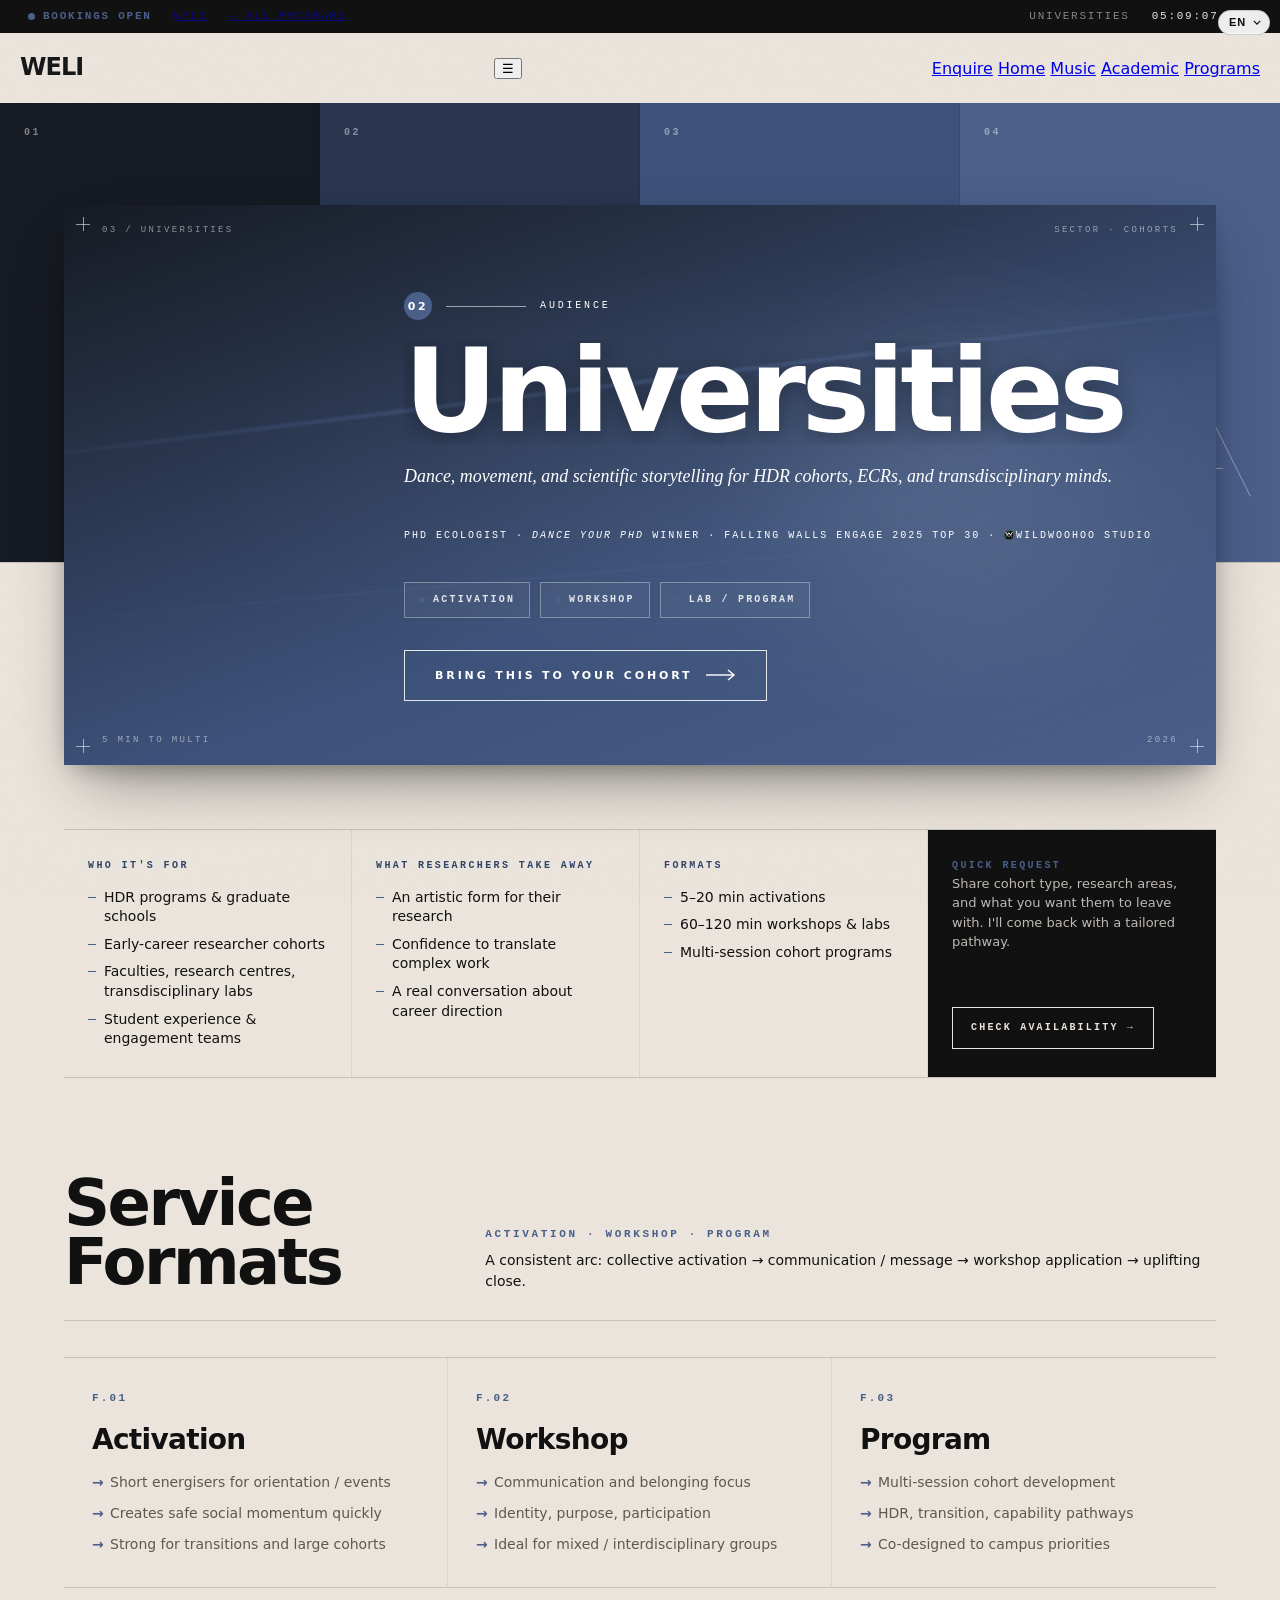
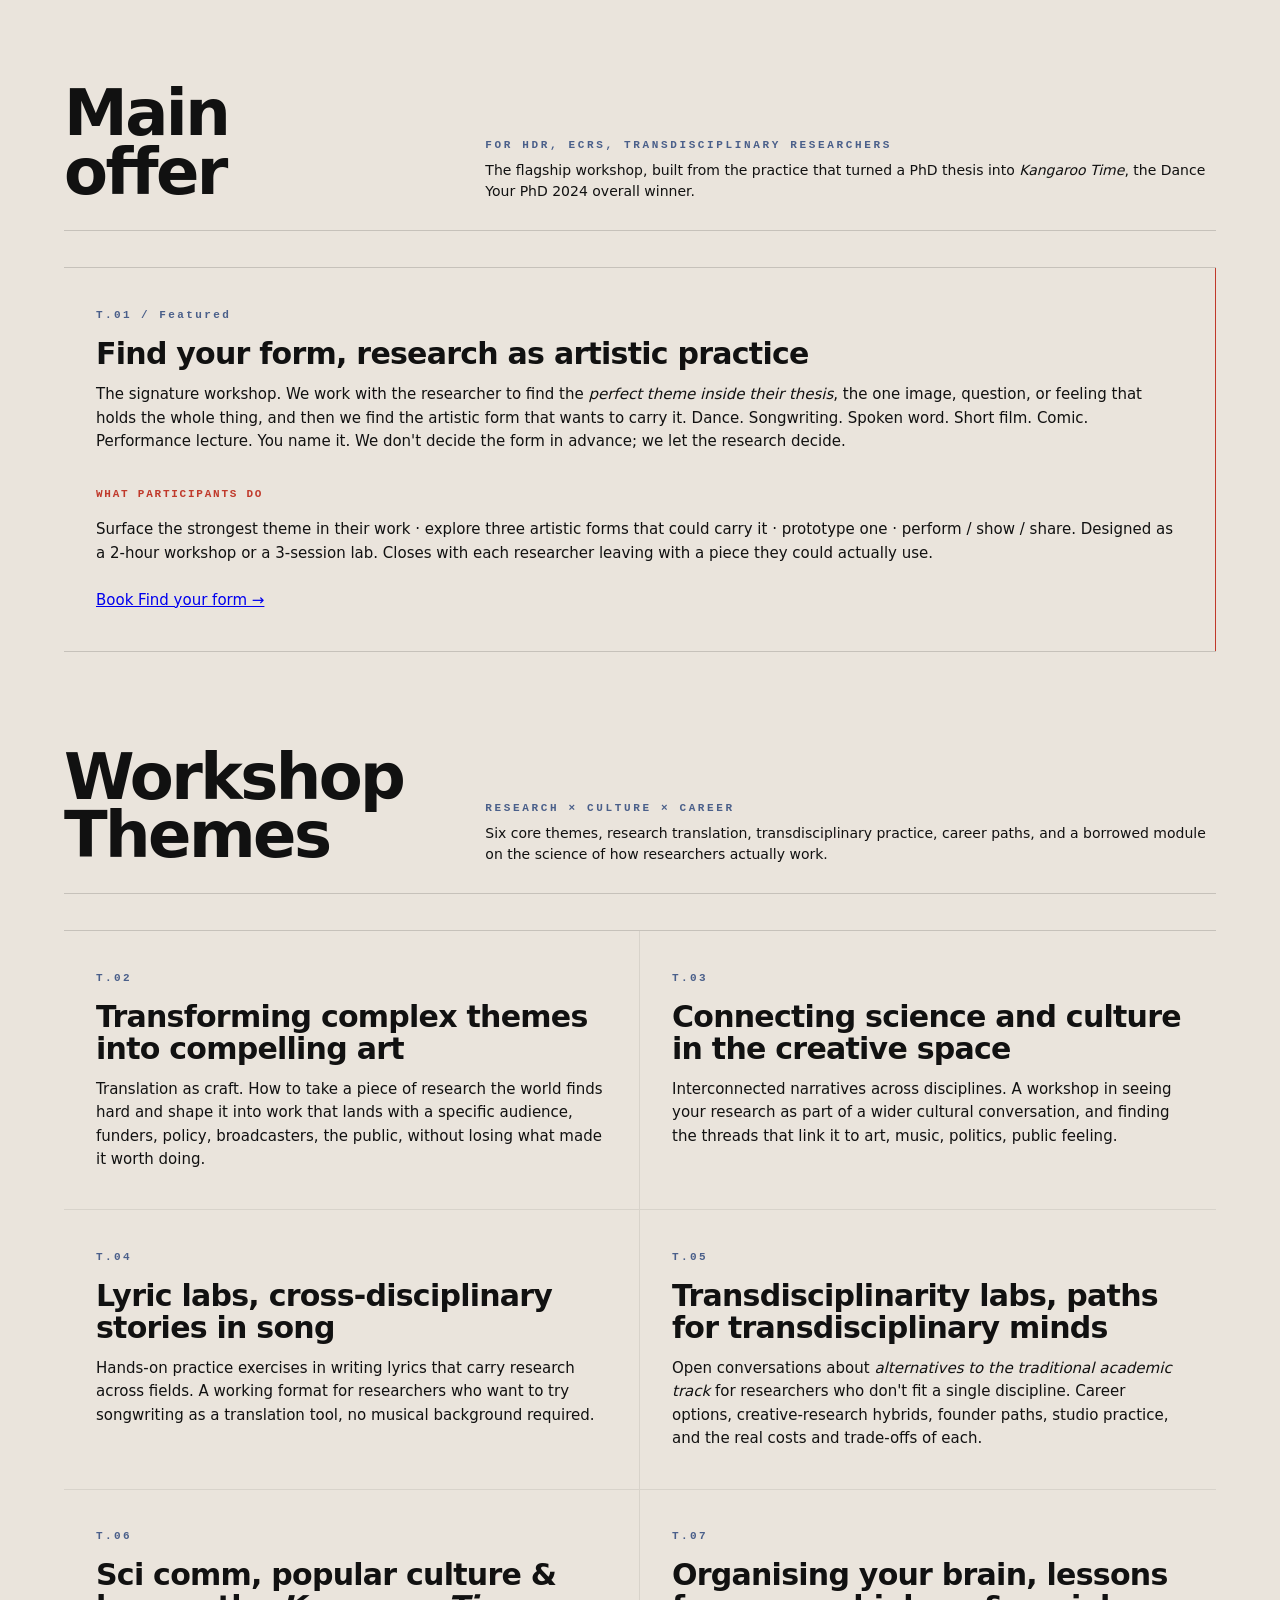
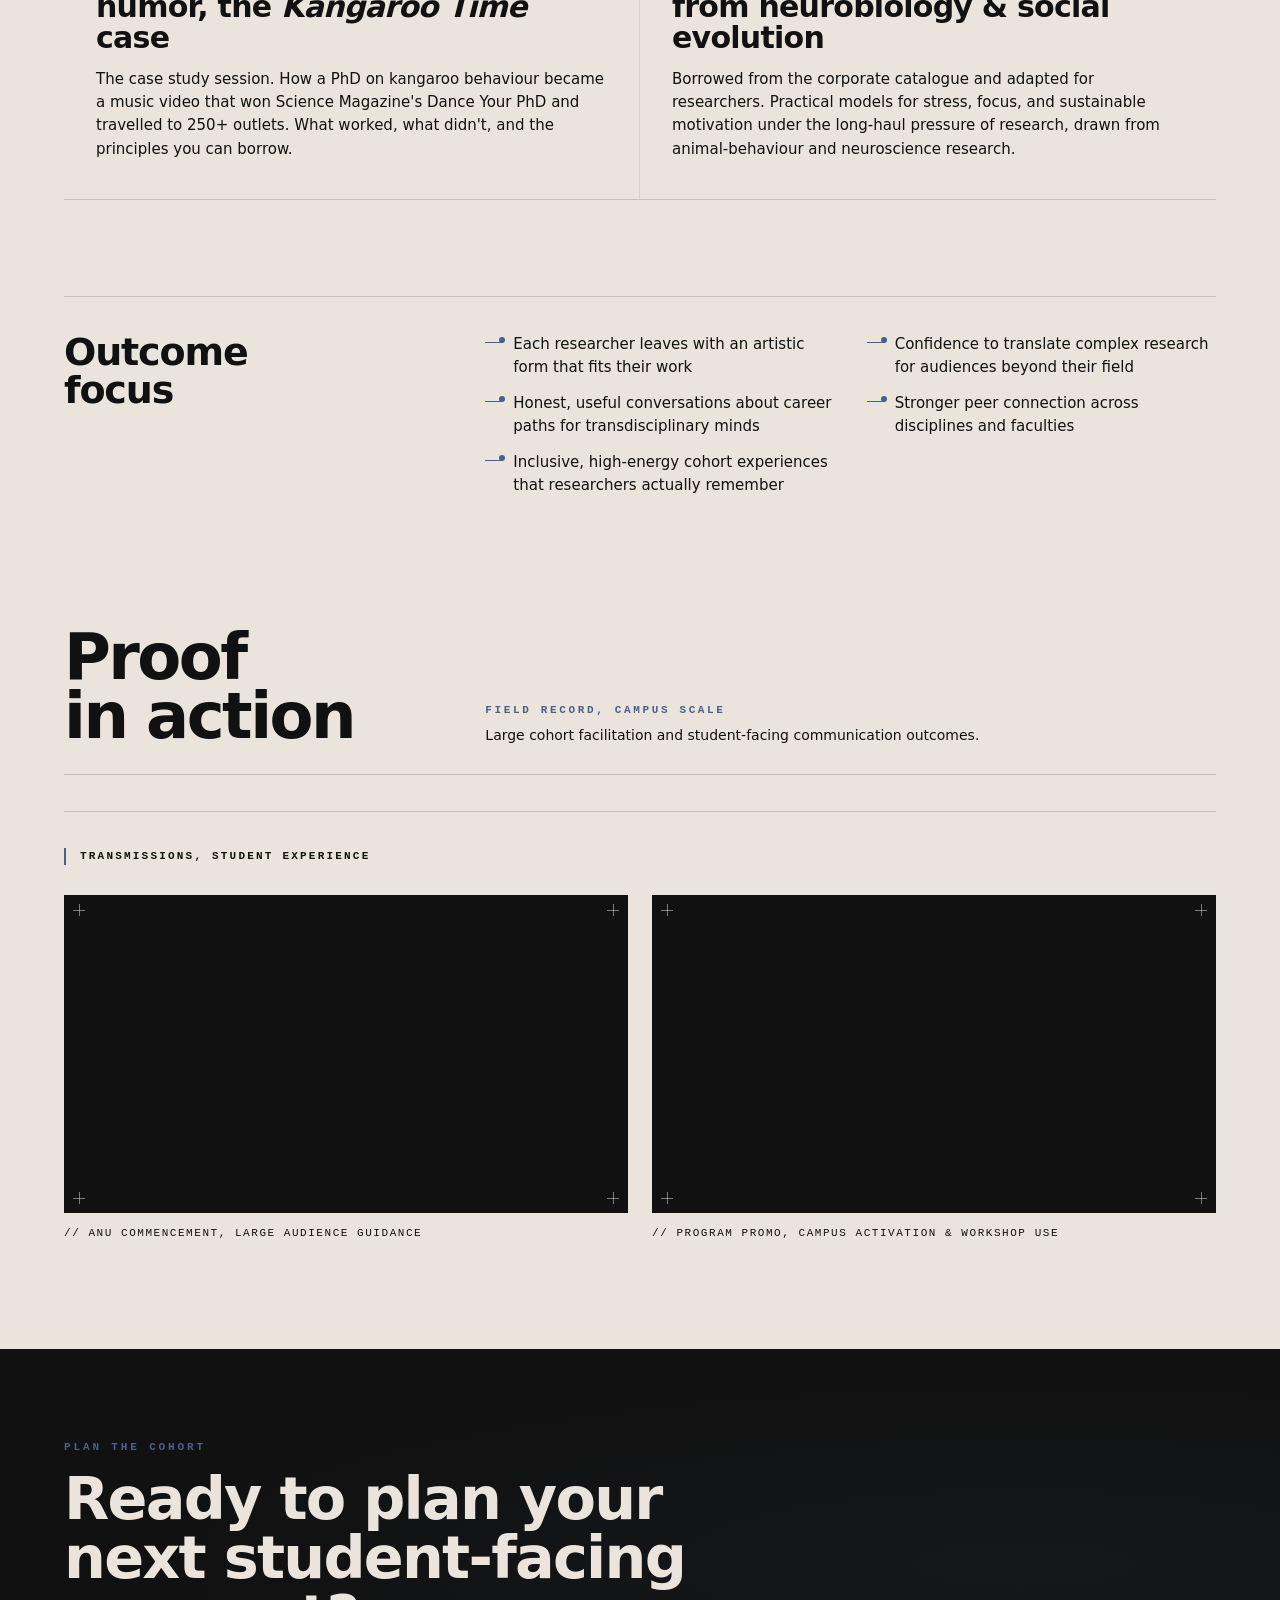
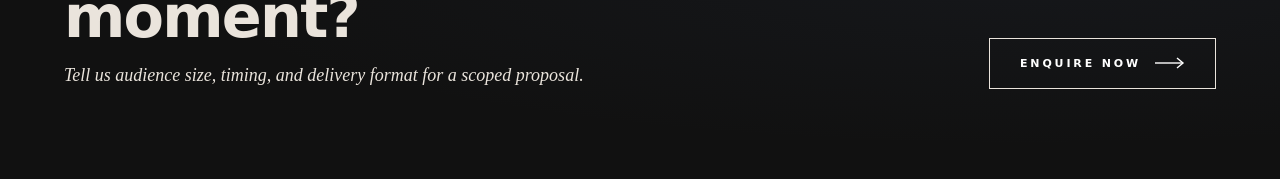
<file: program/universities/index.html>
<!DOCTYPE html>
<html lang="en">
<head>
<meta charset="utf-8" />
<meta name="viewport" content="width=device-width, initial-scale=1" />
<title>WELI: Universities</title>
<meta name="description" content="Dance, movement, and scientific storytelling for HDR researchers, ECRs, and transdisciplinary minds. Find your creative form, translate complex research into compelling art, and explore career paths beyond the traditional academic track." />
<link rel="stylesheet" href="/styles.css" />
<link rel="stylesheet" href="/program/program.css" />
<link rel="stylesheet" href="/program/program-archive.css" />
<!-- BEGIN: SEO-INJECT -->
<link rel="canonical" href="https://drweli.com/program/universities/">
<link rel="icon" type="image/svg+xml" href="/favicon.svg">
<link rel="icon" type="image/png" sizes="32x32" href="/favicon-32.png">
<link rel="icon" type="image/png" sizes="16x16" href="/favicon-16.png">
<link rel="apple-touch-icon" sizes="180x180" href="/apple-touch-icon.png">
<link rel="shortcut icon" href="/favicon.ico">
<meta name="theme-color" content="#FFD33A">
<meta name="author" content="Dr WELI">
<meta name="robots" content="index, follow, max-image-preview:large">
<meta property="og:type" content="website">
<meta property="og:site_name" content="WELI">
<meta property="og:title" content="WELI: Universities">
<meta property="og:description" content="Dance, movement, and scientific storytelling for HDR researchers, ECRs, and transdisciplinary minds. Find your creative form, translate complex research into compelling art, and explore career paths beyond the traditional academic track.">
<meta property="og:url" content="https://drweli.com/program/universities/">
<meta property="og:image" content="https://drweli.com/apple-touch-icon.png">
<meta property="og:locale" content="en_AU">
<meta property="og:locale:alternate" content="pt_BR">
<meta property="og:locale:alternate" content="es_ES">
<meta property="og:locale:alternate" content="fr_FR">
<meta property="og:locale:alternate" content="de_DE">
<meta name="twitter:card" content="summary_large_image">
<meta name="twitter:title" content="WELI: Universities">
<meta name="twitter:description" content="Dance, movement, and scientific storytelling for HDR researchers, ECRs, and transdisciplinary minds. Find your creative form, translate complex research into compelling art, and explore career paths beyond the traditional academic track.">
<meta name="twitter:image" content="https://drweli.com/apple-touch-icon.png">
<meta name="twitter:creator" content="@welimusician">
<link rel="alternate" hreflang="en-au" href="https://drweli.com/program/universities/">
<link rel="alternate" hreflang="en" href="https://drweli.com/program/universities/">
<link rel="alternate" hreflang="x-default" href="https://drweli.com/program/universities/">
<!-- END: SEO-INJECT -->
</head>

<body class="program-page archive-page theme-university">
<!-- BEGIN: LANG-SWITCHER -->
<div class="lang-switcher" role="region" aria-label="Translate this page">
  <select class="lang-switcher-select" aria-label="Translate to another language" onchange="if(this.value){var u=encodeURIComponent(location.href);window.location.href='https://translate.google.com/translate?sl=auto&amp;tl='+this.value+'&amp;u='+u;}">
    <option value="">EN</option>
    <option value="pt">PT</option>
    <option value="es">ES</option>
    <option value="fr">FR</option>
    <option value="de">DE</option>
  </select>
</div>
<style>
.lang-switcher{position:fixed;top:10px;right:10px;z-index:9999;font-family:'Montserrat','Helvetica Neue',Arial,sans-serif;font-size:12px}
.lang-switcher-select{appearance:none;-webkit-appearance:none;background:rgba(255,255,255,.92);color:#0a0a0a;border:1px solid rgba(0,0,0,.15);border-radius:999px;padding:5px 22px 5px 10px;font-size:11px;font-weight:600;letter-spacing:.08em;text-transform:uppercase;cursor:pointer;line-height:1.2;backdrop-filter:blur(6px);-webkit-backdrop-filter:blur(6px);background-image:url("data:image/svg+xml;utf8,<svg xmlns='http://www.w3.org/2000/svg' viewBox='0 0 10 6'><path d='M1 1l4 4 4-4' stroke='%230a0a0a' fill='none' stroke-width='1.4'/></svg>");background-repeat:no-repeat;background-position:right 8px center;background-size:8px 5px}
.lang-switcher-select:focus,.lang-switcher-select:hover{border-color:rgba(0,0,0,.4);outline:none}
@media (max-width:560px){.lang-switcher{top:8px;right:8px}.lang-switcher-select{padding:4px 20px 4px 8px;font-size:10px}}
@media print{.lang-switcher{display:none}}
</style>
<!-- END: LANG-SWITCHER -->

<!-- ===== UTILITY RIBBON ===== -->
<div class="archive-ribbon">
  <div class="left">
    <span><span class="pulse"></span><span class="live">Bookings open</span></span>
    <a class="meta ribbon-link" href="/">WELI</a>
    <a class="meta ribbon-link" href="/program/">← All programs</a>
  </div>
  <div class="right">
    <span class="meta">Universities</span>
    <span class="clock" id="archiveClock">00:00:00</span>
  </div>
</div>

<!-- ===== SITE HEADER ===== -->
<header class="site-header program-header">
  <a class="brand" href="/">WELI</a>
  <button class="program-secondary-toggle" id="programMenuToggle">☰</button>
  <div class="program-secondary-menu" id="programSecondaryMenu">
    <a href="/enquire/" class="program-menu-enquire">Enquire</a>
    <a href="/">Home</a>
    <a href="/music">Music</a>
    <a href="/academic">Academic</a>
    <a href="/program">Programs</a>
  </div>
</header>

<main>

  <!-- ===== TIMELINE BACKDROP — text-free ===== -->
  <section class="archive-timeline" aria-hidden="true">
    <article class="archive-era" data-step="1">
      <span class="era-num">01</span>
      <svg class="era-glyph" viewBox="0 0 200 200" fill="none" stroke="currentColor" stroke-width=".9">
        <circle cx="60" cy="100" r="14"/>
        <circle cx="100" cy="60" r="14"/>
        <circle cx="140" cy="100" r="14"/>
        <circle cx="100" cy="140" r="14"/>
        <line x1="60" y1="100" x2="140" y2="100"/>
        <line x1="100" y1="60" x2="100" y2="140"/>
      </svg>
    </article>
    <article class="archive-era" data-step="2">
      <span class="era-num">02</span>
      <svg class="era-glyph" viewBox="0 0 200 200" fill="none" stroke="currentColor" stroke-width=".9">
        <path d="M100 30 L100 170"/>
        <path d="M30 100 L170 100"/>
        <circle cx="100" cy="100" r="50"/>
        <circle cx="100" cy="100" r="20"/>
      </svg>
    </article>
    <article class="archive-era" data-step="3">
      <span class="era-num">03</span>
      <svg class="era-glyph" viewBox="0 0 200 200" fill="none" stroke="currentColor" stroke-width="1">
        <rect x="40" y="60" width="120" height="80"/>
        <line x1="40" y1="100" x2="160" y2="100"/>
        <line x1="100" y1="60" x2="100" y2="140"/>
      </svg>
    </article>
    <article class="archive-era" data-step="4">
      <span class="era-num">04</span>
      <svg class="era-glyph" viewBox="0 0 200 200" fill="none" stroke="currentColor" stroke-width="1.1">
        <path d="M40 160 L100 40 L160 160"/>
        <path d="M70 130 L130 130"/>
      </svg>
    </article>
  </section>

  <!-- ===== HERO ===== -->
  <div class="archive-hero-wrap">
    <article class="archive-hero" id="archiveHero">

      <span class="archive-tick tl"></span>
      <span class="archive-tick tr"></span>
      <span class="archive-tick bl"></span>
      <span class="archive-tick br"></span>

      <div class="archive-rail tl">03 / UNIVERSITIES</div>
      <div class="archive-rail tr">SECTOR · COHORTS</div>
      <div class="archive-rail bl">5 MIN TO MULTI</div>
      <div class="archive-rail br">2026</div>

      <div class="archive-hero-bg">
        <div class="streak"></div>
        <div class="streak s2"></div>
        <div class="glow"></div>
      </div>

      <div class="archive-hero-content">
        <div class="archive-hero-title-block">
          <div class="archive-hero-cat">
            <span class="num">02</span>
            <span class="rule"></span>
            <span>Audience</span>
          </div>
          <h1 class="archive-hero-title archive-title-reveal">
            <span>Universities</span>
          </h1>
          <p class="archive-hero-sub">Dance, movement, and scientific storytelling for HDR cohorts, ECRs, and <em>transdisciplinary minds</em>.</p>
          <p class="archive-hero-academic">PhD ecologist · <em>Dance Your PhD</em> winner · Falling Walls Engage 2025 Top 30 · <img src="/wwh-brand/monogram.svg" class="wwh-mark" alt="WildWooHoo" style="width:1em;height:1em;display:inline-block;vertical-align:-.16em;margin-right:.18em;flex:none">WildWooHoo studio</p>
          <div class="archive-hero-formats">
            <a class="archive-hero-format-chip" href="#formats"><span class="dot"></span><span>Activation</span></a>
            <a class="archive-hero-format-chip" href="#themes"><span class="dot"></span><span>Workshop</span></a>
            <a class="archive-hero-format-chip" href="#themes"><span class="dot"></span><span>Lab / Program</span></a>
          </div>
          <a class="archive-hero-cta" href="/enquire/">
            <span>Bring this to your cohort</span>
            <svg viewBox="0 0 30 12" fill="none" stroke="currentColor" stroke-width="1.4">
              <line x1="0" y1="6" x2="28" y2="6"/>
              <polyline points="22,1 28,6 22,11"/>
            </svg>
          </a>
        </div>
      </div>
    </article>
  </div>

  <!-- ===== DECISION DOSSIER ===== -->
  <section class="archive-dossier" id="decision">
    <div class="archive-dossier-grid">

      <div class="archive-dossier-cell">
        <div class="label">Who it's for</div>
        <ul>
          <li>HDR programs &amp; graduate schools</li>
          <li>Early-career researcher cohorts</li>
          <li>Faculties, research centres, transdisciplinary labs</li>
          <li>Student experience &amp; engagement teams</li>
        </ul>
      </div>

      <div class="archive-dossier-cell">
        <div class="label">What researchers take away</div>
        <ul>
          <li>An artistic form for their research</li>
          <li>Confidence to translate complex work</li>
          <li>A real conversation about career direction</li>
        </ul>
      </div>

      <div class="archive-dossier-cell">
        <div class="label">Formats</div>
        <ul>
          <li>5–20 min activations</li>
          <li>60–120 min workshops &amp; labs</li>
          <li>Multi-session cohort programs</li>
        </ul>
      </div>

      <div class="archive-dossier-cell cta-cell">
        <div>
          <div class="label">Quick request</div>
          <p>Share cohort type, research areas, and what you want them to leave with. I'll come back with a tailored pathway.</p>
        </div>
        <a class="btn-cta" href="/enquire/">Check availability →</a>
      </div>

    </div>
  </section>

  <!-- ===== FORMATS ===== -->
  <section class="archive-section" id="formats">
    <header class="archive-section-head">
      <h2 class="archive-section-title">Service<br/>Formats</h2>
      <div class="archive-section-meta">
        <span class="archive-section-stamp">Activation · Workshop · Program</span>
        <p class="archive-section-update">A consistent arc: collective activation → communication / message → workshop application → uplifting close.</p>
      </div>
    </header>

    <div class="archive-formats">
      <article class="archive-format">
        <div class="num">F.01</div>
        <h3>Activation</h3>
        <ul>
          <li>Short energisers for orientation / events</li>
          <li>Creates safe social momentum quickly</li>
          <li>Strong for transitions and large cohorts</li>
        </ul>
      </article>
      <article class="archive-format">
        <div class="num">F.02</div>
        <h3>Workshop</h3>
        <ul>
          <li>Communication and belonging focus</li>
          <li>Identity, purpose, participation</li>
          <li>Ideal for mixed / interdisciplinary groups</li>
        </ul>
      </article>
      <article class="archive-format">
        <div class="num">F.03</div>
        <h3>Program</h3>
        <ul>
          <li>Multi-session cohort development</li>
          <li>HDR, transition, capability pathways</li>
          <li>Co-designed to campus priorities</li>
        </ul>
      </article>
    </div>
  </section>

  <!-- ===== MAIN OFFER ===== -->
  <section class="archive-section" id="find-your-form">
    <header class="archive-section-head">
      <h2 class="archive-section-title">Main<br/>offer</h2>
      <div class="archive-section-meta">
        <span class="archive-section-stamp">For HDR, ECRs, transdisciplinary researchers</span>
        <p class="archive-section-update">The flagship workshop, built from the practice that turned a PhD thesis into <em>Kangaroo Time</em>, the Dance Your PhD 2024 overall winner.</p>
      </div>
    </header>

    <div class="archive-themes-grid" style="grid-template-columns: 1fr;">
      <article class="archive-theme-card" style="border-color: var(--signal, #c0392b);">
        <div class="num">T.01 / Featured</div>
        <h3>Find your form, research as artistic practice</h3>
        <p>The signature workshop. We work with the researcher to find the <em>perfect theme inside their thesis</em>, the one image, question, or feeling that holds the whole thing, and then we find the artistic form that wants to carry it. Dance. Songwriting. Spoken word. Short film. Comic. Performance lecture. You name it. We don't decide the form in advance; we let the research decide.</p>
        <p style="margin-top:14px"><strong style="font-family:var(--mono);font-size:11px;letter-spacing:.16em;text-transform:uppercase;color:var(--signal,#c0392b);">What participants do</strong></p>
        <p style="margin-top:0">Surface the strongest theme in their work · explore three artistic forms that could carry it · prototype one · perform / show / share. Designed as a 2-hour workshop or a 3-session lab. Closes with each researcher leaving with a piece they could actually use.</p>
        <p style="margin-top:10px"><a href="/enquire/?topic=Find%20your%20form%20%E2%80%94%20research%20as%20artistic%20practice">Book Find your form →</a></p>
      </article>
    </div>
  </section>

  <!-- ===== WORKSHOP THEMES ===== -->
  <section class="archive-section" id="themes">
    <header class="archive-section-head">
      <h2 class="archive-section-title">Workshop<br/>Themes</h2>
      <div class="archive-section-meta">
        <span class="archive-section-stamp">Research × culture × career</span>
        <p class="archive-section-update">Six core themes, research translation, transdisciplinary practice, career paths, and a borrowed module on the science of how researchers actually work.</p>
      </div>
    </header>

    <div class="archive-themes-grid">
      <article class="archive-theme-card">
        <div class="num">T.02</div>
        <h3>Transforming complex themes into compelling art</h3>
        <p>Translation as craft. How to take a piece of research the world finds hard and shape it into work that lands with a specific audience, funders, policy, broadcasters, the public, without losing what made it worth doing.</p>
      </article>
      <article class="archive-theme-card">
        <div class="num">T.03</div>
        <h3>Connecting science and culture in the creative space</h3>
        <p>Interconnected narratives across disciplines. A workshop in seeing your research as part of a wider cultural conversation, and finding the threads that link it to art, music, politics, public feeling.</p>
      </article>
      <article class="archive-theme-card">
        <div class="num">T.04</div>
        <h3>Lyric labs, cross-disciplinary stories in song</h3>
        <p>Hands-on practice exercises in writing lyrics that carry research across fields. A working format for researchers who want to try songwriting as a translation tool, no musical background required.</p>
      </article>
      <article class="archive-theme-card">
        <div class="num">T.05</div>
        <h3>Transdisciplinarity labs, paths for transdisciplinary minds</h3>
        <p>Open conversations about <em>alternatives to the traditional academic track</em> for researchers who don't fit a single discipline. Career options, creative-research hybrids, founder paths, studio practice, and the real costs and trade-offs of each.</p>
      </article>
      <article class="archive-theme-card">
        <div class="num">T.06</div>
        <h3>Sci comm, popular culture &amp; humor, the <em>Kangaroo Time</em> case</h3>
        <p>The case study session. How a PhD on kangaroo behaviour became a music video that won Science Magazine's Dance Your PhD and travelled to 250+ outlets. What worked, what didn't, and the principles you can borrow.</p>
      </article>
      <article class="archive-theme-card">
        <div class="num">T.07</div>
        <h3>Organising your brain, lessons from neurobiology &amp; social evolution</h3>
        <p>Borrowed from the corporate catalogue and adapted for researchers. Practical models for stress, focus, and sustainable motivation under the long-haul pressure of research, drawn from animal-behaviour and neuroscience research.</p>
      </article>
    </div>
  </section>

  <!-- ===== OUTCOMES ===== -->
  <section class="archive-section" id="outcomes">
    <div class="archive-outcomes">
      <h3 class="archive-outcomes-title">Outcome<br/>focus</h3>
      <ul class="archive-outcomes-list">
        <li>Each researcher leaves with an artistic form that fits their work</li>
        <li>Confidence to translate complex research for audiences beyond their field</li>
        <li>Honest, useful conversations about career paths for transdisciplinary minds</li>
        <li>Stronger peer connection across disciplines and faculties</li>
        <li>Inclusive, high-energy cohort experiences that researchers actually remember</li>
      </ul>
    </div>
  </section>

  <!-- ===== PROOF ===== -->
  <section class="archive-section" id="proof">
    <header class="archive-section-head">
      <h2 class="archive-section-title">Proof<br/>in action</h2>
      <div class="archive-section-meta">
        <span class="archive-section-stamp">Field record, campus scale</span>
        <p class="archive-section-update">Large cohort facilitation and student-facing communication outcomes.</p>
      </div>
    </header>

    <div class="archive-proof">
      <p class="archive-proof-cue">Transmissions, student experience</p>

      <div class="archive-proof-item">
        <div class="archive-proof-frame">
          <span class="archive-tick tl"></span><span class="archive-tick tr"></span>
          <span class="archive-tick bl"></span><span class="archive-tick br"></span>
          <iframe src="https://www.youtube.com/embed/14Auu3wNWPE" title="ANU Commencement" allowfullscreen></iframe>
        </div>
        <p class="archive-proof-caption">// ANU commencement, large audience guidance</p>
      </div>

      <div class="archive-proof-item">
        <div class="archive-proof-frame">
          <span class="archive-tick tl"></span><span class="archive-tick tr"></span>
          <span class="archive-tick bl"></span><span class="archive-tick br"></span>
          <iframe src="https://www.youtube.com/embed/_qhUe_SEOBo" title="University promo" allowfullscreen></iframe>
        </div>
        <p class="archive-proof-caption">// Program promo, campus activation &amp; workshop use</p>
      </div>
    </div>
  </section>

  <!-- ===== BOOK CTA ===== -->
  <section class="archive-book" id="book">
    <div class="archive-book-inner">
      <div>
        <div class="archive-book-stamp">Plan the cohort</div>
        <h2>Ready to plan your next student-facing moment?</h2>
        <p>Tell us audience size, timing, and delivery format for a scoped proposal.</p>
      </div>
      <a class="archive-hero-cta" href="/enquire/">
        <span>Enquire now</span>
        <svg viewBox="0 0 30 12" fill="none" stroke="currentColor" stroke-width="1.4">
          <line x1="0" y1="6" x2="28" y2="6"/>
          <polyline points="22,1 28,6 22,11"/>
        </svg>
      </a>
    </div>
  </section>

</main>

<script src="/program/program.js"></script>
<script src="/program/program-archive.js"></script>

</body>
</html>
</file>
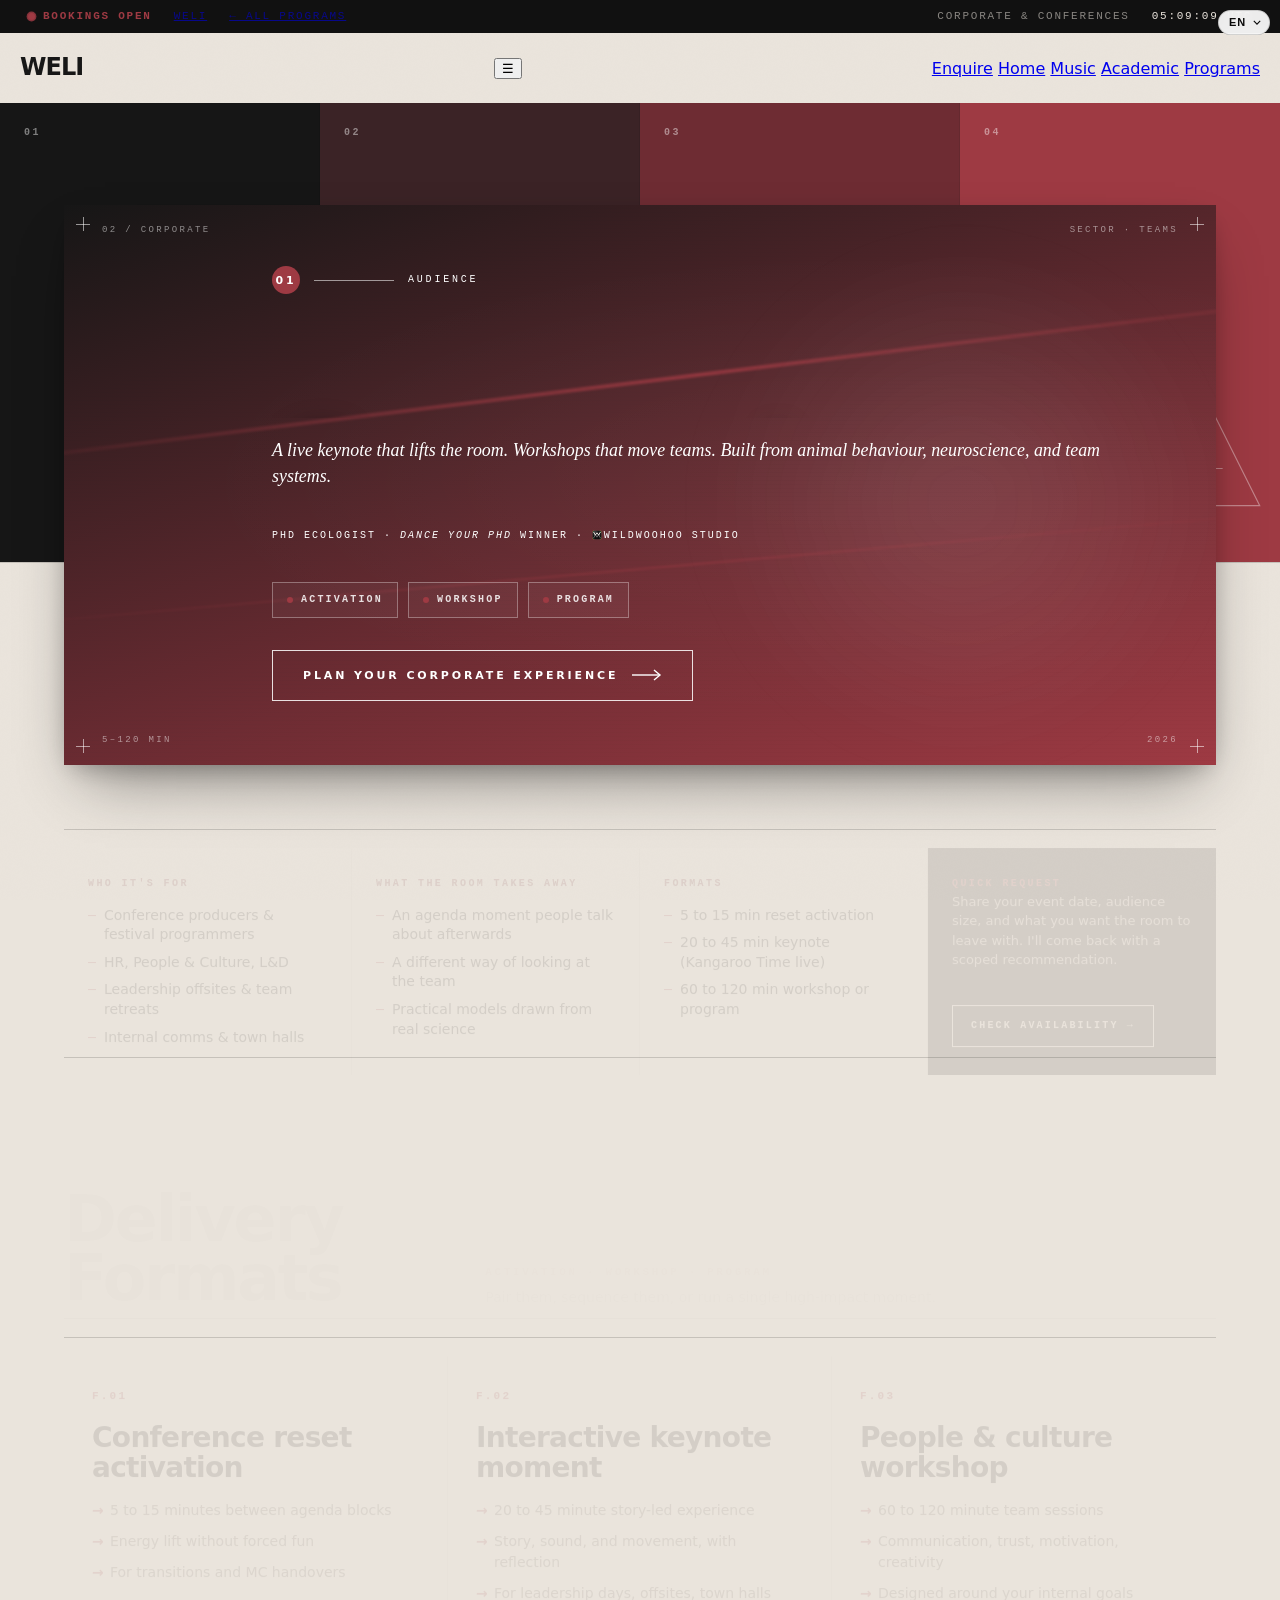
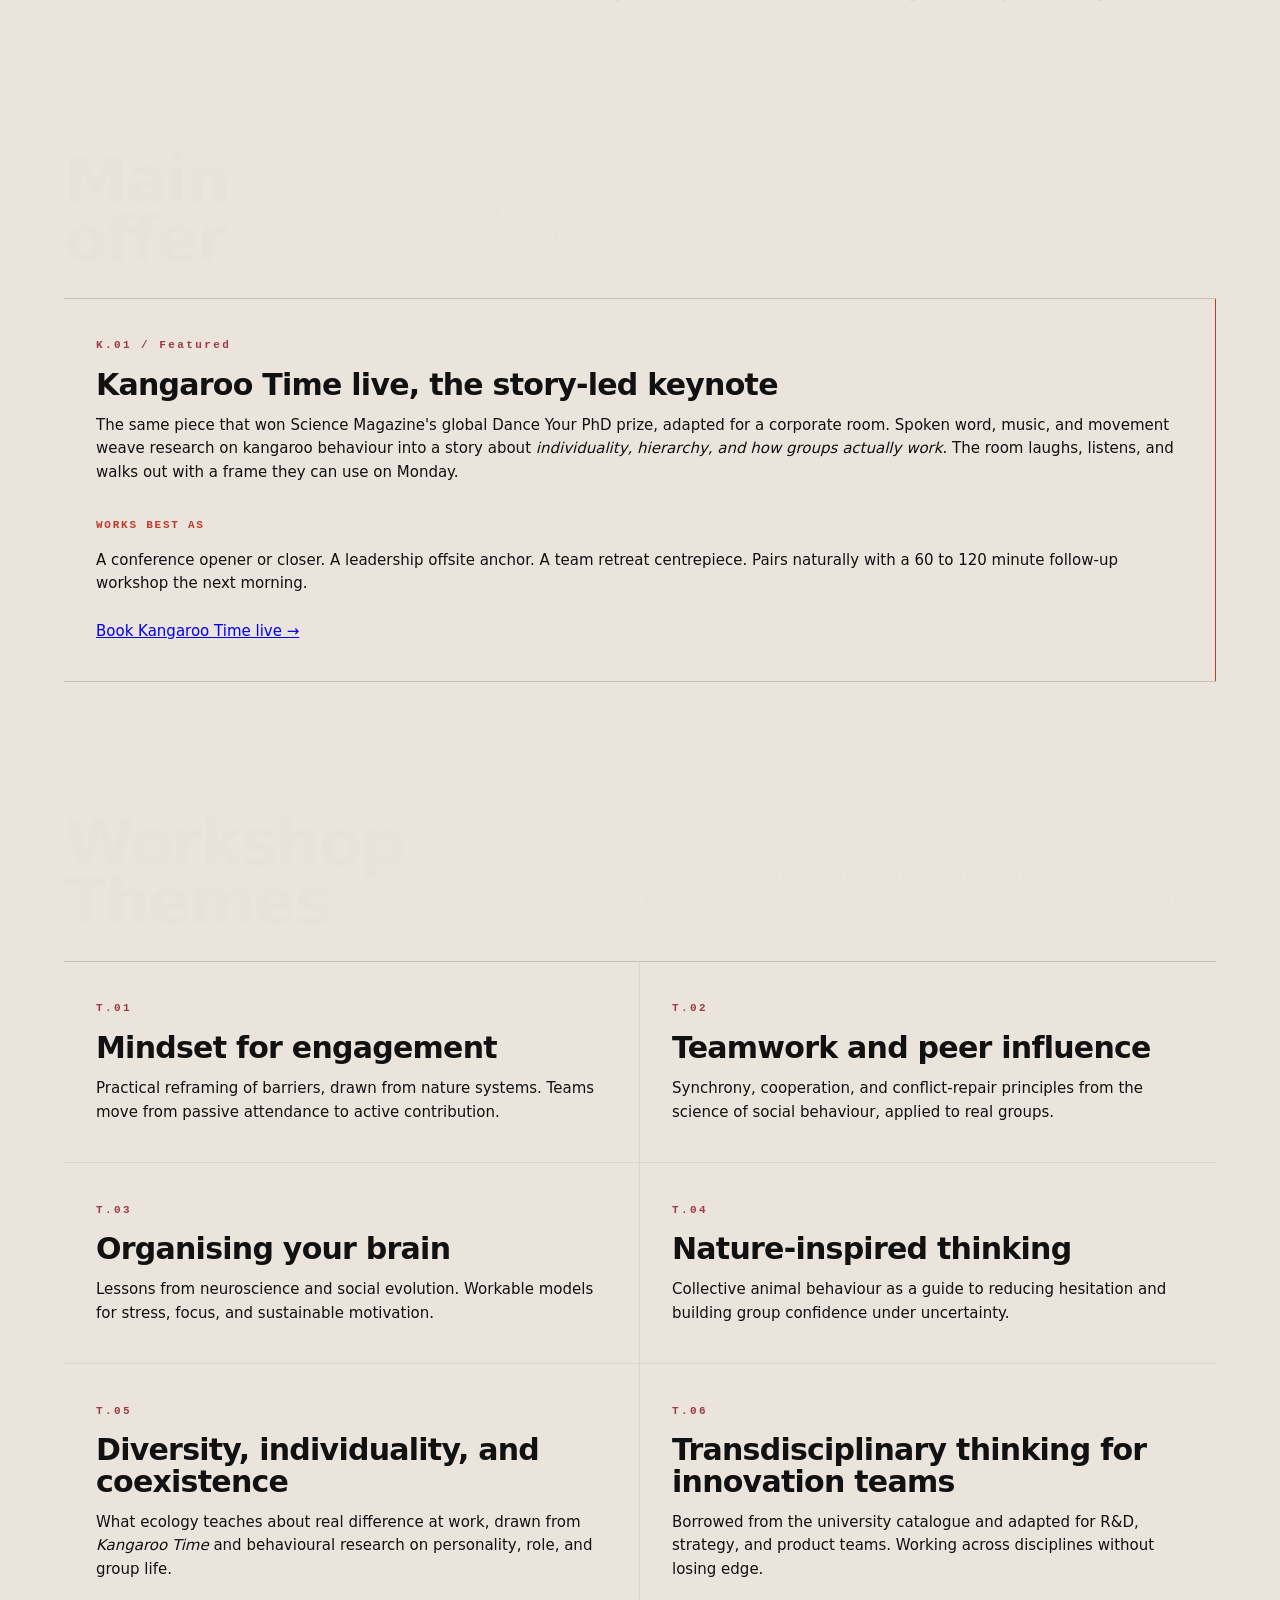
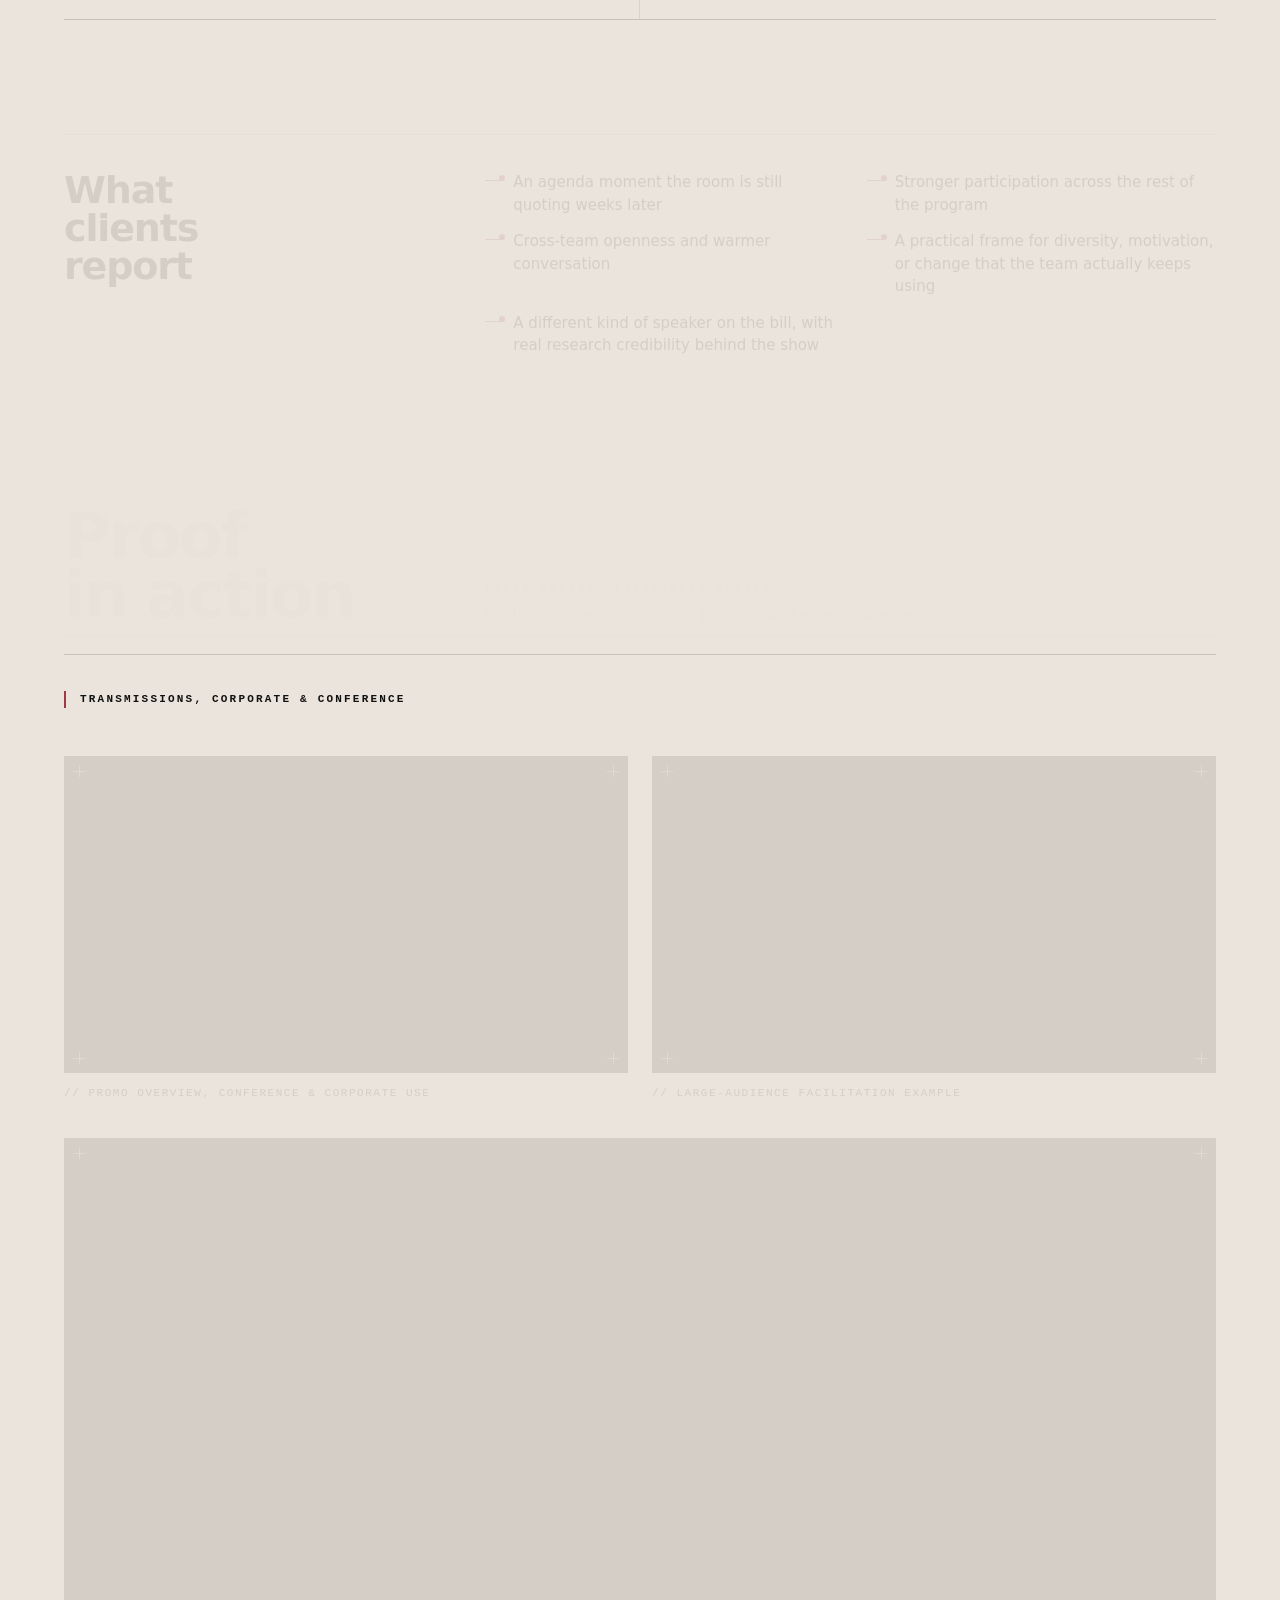
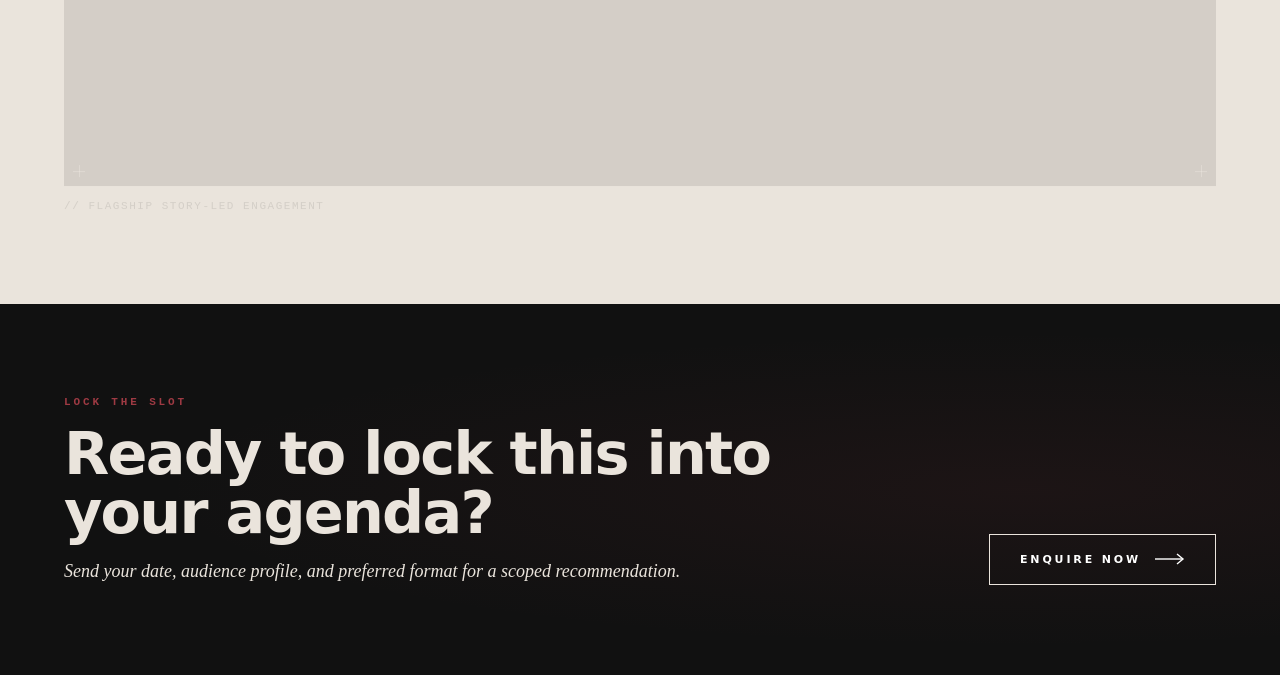
<file: program/corporate.html>
<!DOCTYPE html>
<html lang="en">
<head>
  <meta charset="utf-8" />
  <meta http-equiv="refresh" content="0; url=/program/corporate/" />
  <link rel="canonical" href="https://drwelidotcom.com/program/corporate/" />
  <title>Redirecting…</title>
<!-- BEGIN: SEO-INJECT -->
<link rel="canonical" href="https://drweli.com/program/corporate.html">
<link rel="icon" type="image/svg+xml" href="/favicon.svg">
<link rel="icon" type="image/png" sizes="32x32" href="/favicon-32.png">
<link rel="icon" type="image/png" sizes="16x16" href="/favicon-16.png">
<link rel="apple-touch-icon" sizes="180x180" href="/apple-touch-icon.png">
<link rel="shortcut icon" href="/favicon.ico">
<meta name="theme-color" content="#FFD33A">
<meta name="author" content="Dr WELI">
<meta name="robots" content="index, follow, max-image-preview:large">
<meta property="og:type" content="website">
<meta property="og:site_name" content="WELI">
<meta property="og:title" content="Redirecting…">
<meta property="og:description" content="">
<meta property="og:url" content="https://drweli.com/program/corporate.html">
<meta property="og:image" content="https://drweli.com/apple-touch-icon.png">
<meta property="og:locale" content="en_AU">
<meta property="og:locale:alternate" content="pt_BR">
<meta property="og:locale:alternate" content="es_ES">
<meta property="og:locale:alternate" content="fr_FR">
<meta property="og:locale:alternate" content="de_DE">
<meta name="twitter:card" content="summary_large_image">
<meta name="twitter:title" content="Redirecting…">
<meta name="twitter:description" content="">
<meta name="twitter:image" content="https://drweli.com/apple-touch-icon.png">
<meta name="twitter:creator" content="@welimusician">
<link rel="alternate" hreflang="en-au" href="https://drweli.com/program/corporate.html">
<link rel="alternate" hreflang="en" href="https://drweli.com/program/corporate.html">
<link rel="alternate" hreflang="x-default" href="https://drweli.com/program/corporate.html">
<!-- END: SEO-INJECT -->
</head>
<body>
<!-- BEGIN: LANG-SWITCHER -->
<div class="lang-switcher" role="region" aria-label="Translate this page">
  <select class="lang-switcher-select" aria-label="Translate to another language" onchange="if(this.value){var u=encodeURIComponent(location.href);window.location.href='https://translate.google.com/translate?sl=auto&amp;tl='+this.value+'&amp;u='+u;}">
    <option value="">EN</option>
    <option value="pt">PT</option>
    <option value="es">ES</option>
    <option value="fr">FR</option>
    <option value="de">DE</option>
  </select>
</div>
<style>
.lang-switcher{position:fixed;top:10px;right:10px;z-index:9999;font-family:'Montserrat','Helvetica Neue',Arial,sans-serif;font-size:12px}
.lang-switcher-select{appearance:none;-webkit-appearance:none;background:rgba(255,255,255,.92);color:#0a0a0a;border:1px solid rgba(0,0,0,.15);border-radius:999px;padding:5px 22px 5px 10px;font-size:11px;font-weight:600;letter-spacing:.08em;text-transform:uppercase;cursor:pointer;line-height:1.2;backdrop-filter:blur(6px);-webkit-backdrop-filter:blur(6px);background-image:url("data:image/svg+xml;utf8,<svg xmlns='http://www.w3.org/2000/svg' viewBox='0 0 10 6'><path d='M1 1l4 4 4-4' stroke='%230a0a0a' fill='none' stroke-width='1.4'/></svg>");background-repeat:no-repeat;background-position:right 8px center;background-size:8px 5px}
.lang-switcher-select:focus,.lang-switcher-select:hover{border-color:rgba(0,0,0,.4);outline:none}
@media (max-width:560px){.lang-switcher{top:8px;right:8px}.lang-switcher-select{padding:4px 20px 4px 8px;font-size:10px}}
@media print{.lang-switcher{display:none}}
</style>
<!-- END: LANG-SWITCHER -->
  <p>Redirecting to <a href="/program/corporate/">/program/corporate/</a>.</p>
</body>
</html>
</file>
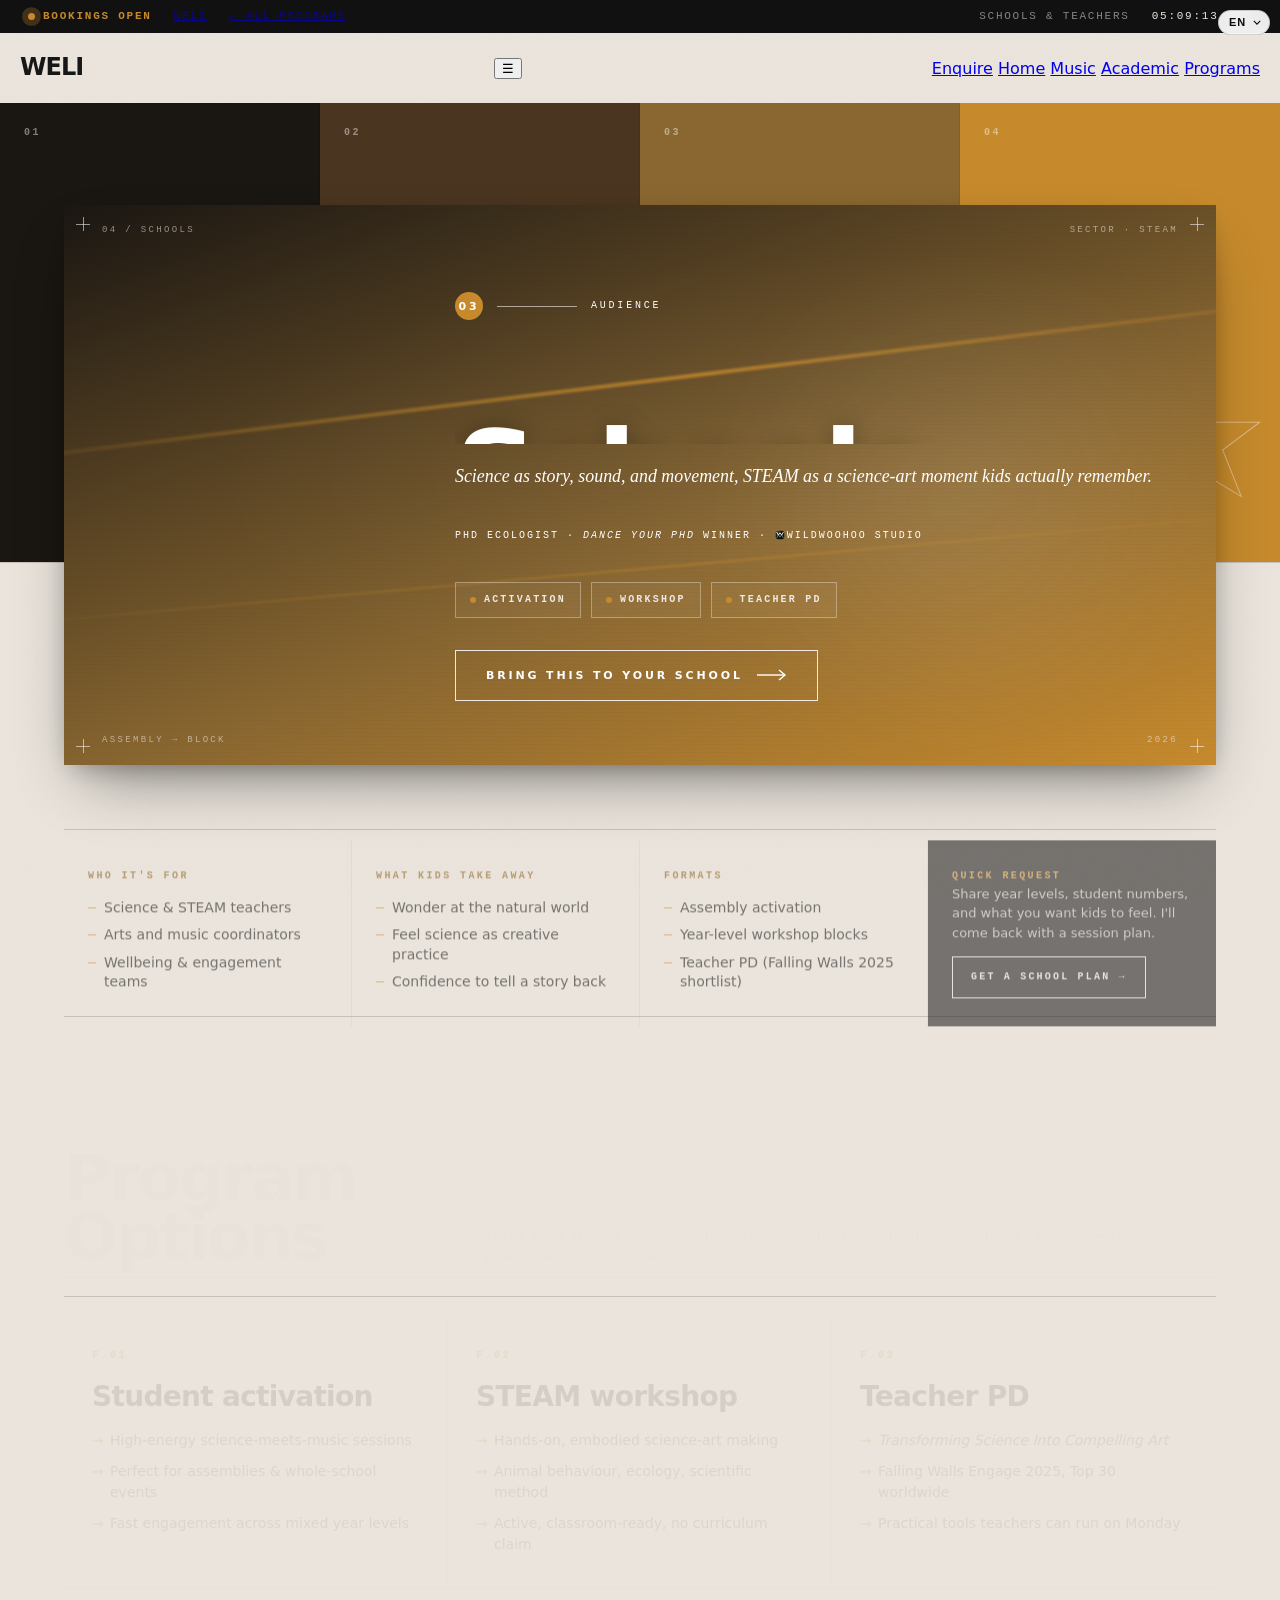
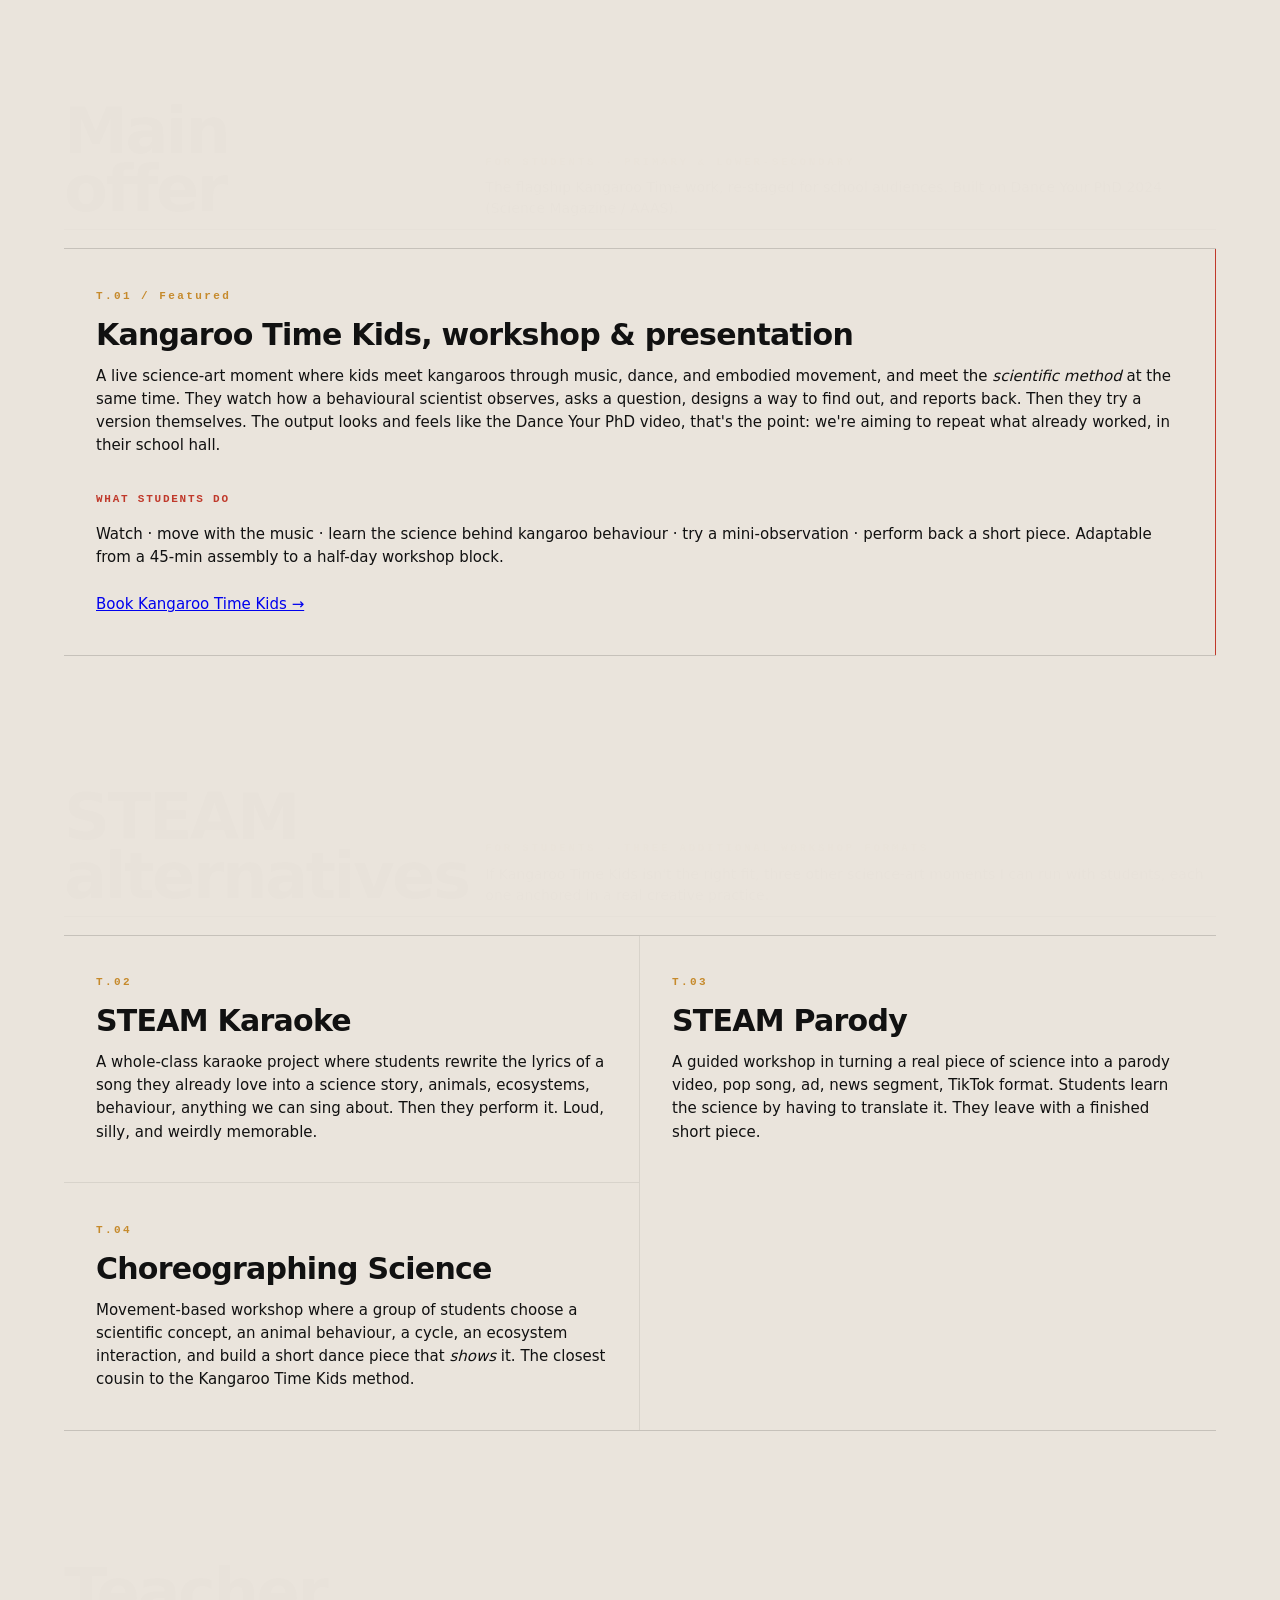
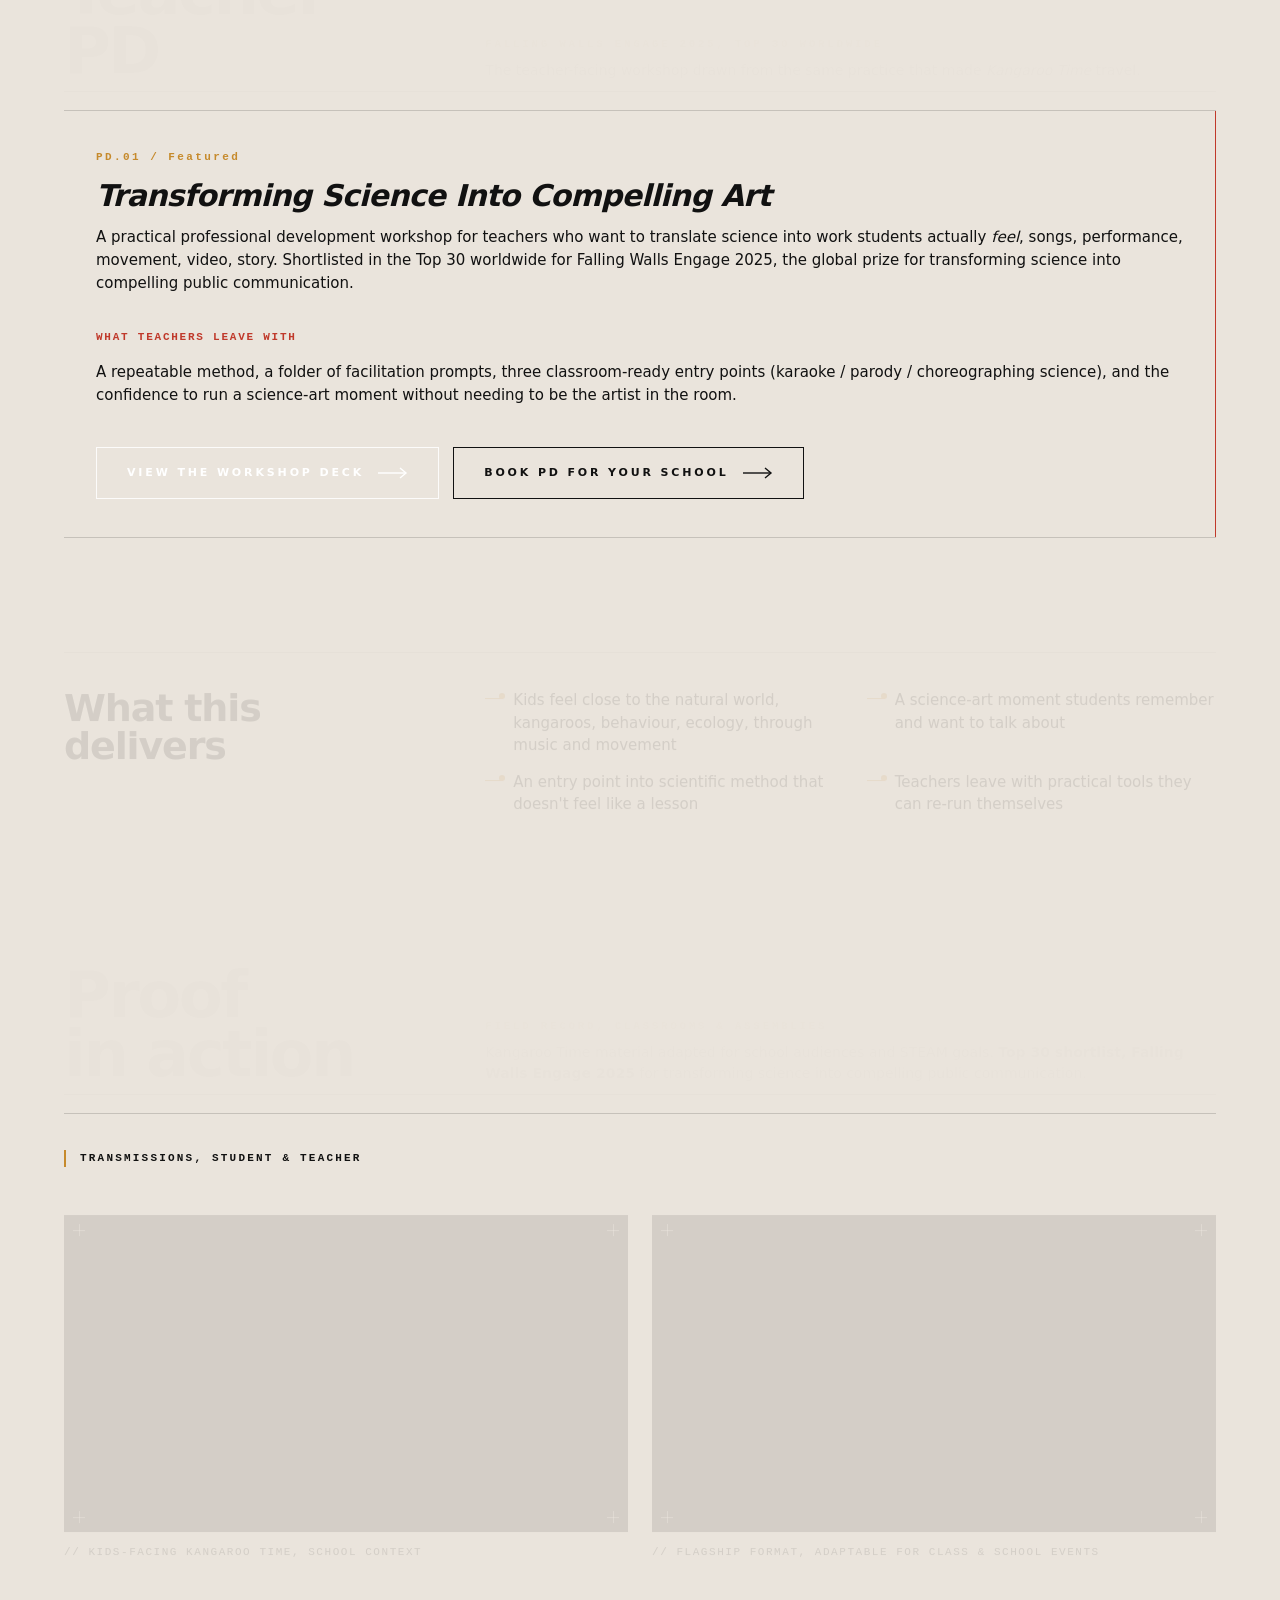
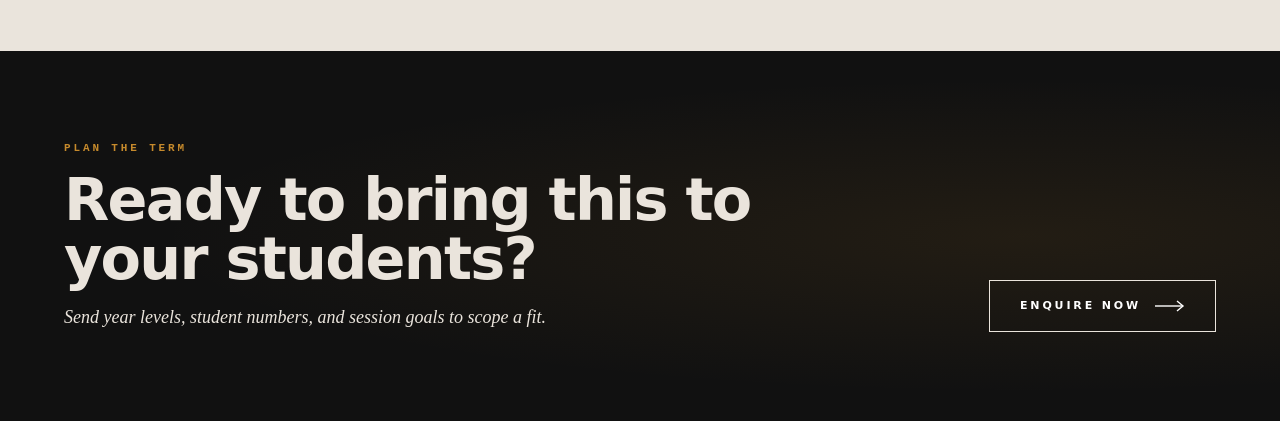
<file: program/schools.html>
<!DOCTYPE html>
<html lang="en">
<head>
  <meta charset="utf-8" />
  <meta http-equiv="refresh" content="0; url=/program/schools/" />
  <link rel="canonical" href="https://drwelidotcom.com/program/schools/" />
  <title>Redirecting…</title>
<!-- BEGIN: SEO-INJECT -->
<link rel="canonical" href="https://drweli.com/program/schools.html">
<link rel="icon" type="image/svg+xml" href="/favicon.svg">
<link rel="icon" type="image/png" sizes="32x32" href="/favicon-32.png">
<link rel="icon" type="image/png" sizes="16x16" href="/favicon-16.png">
<link rel="apple-touch-icon" sizes="180x180" href="/apple-touch-icon.png">
<link rel="shortcut icon" href="/favicon.ico">
<meta name="theme-color" content="#FFD33A">
<meta name="author" content="Dr WELI">
<meta name="robots" content="index, follow, max-image-preview:large">
<meta property="og:type" content="website">
<meta property="og:site_name" content="WELI">
<meta property="og:title" content="Redirecting…">
<meta property="og:description" content="">
<meta property="og:url" content="https://drweli.com/program/schools.html">
<meta property="og:image" content="https://drweli.com/apple-touch-icon.png">
<meta property="og:locale" content="en_AU">
<meta property="og:locale:alternate" content="pt_BR">
<meta property="og:locale:alternate" content="es_ES">
<meta property="og:locale:alternate" content="fr_FR">
<meta property="og:locale:alternate" content="de_DE">
<meta name="twitter:card" content="summary_large_image">
<meta name="twitter:title" content="Redirecting…">
<meta name="twitter:description" content="">
<meta name="twitter:image" content="https://drweli.com/apple-touch-icon.png">
<meta name="twitter:creator" content="@welimusician">
<link rel="alternate" hreflang="en-au" href="https://drweli.com/program/schools.html">
<link rel="alternate" hreflang="en" href="https://drweli.com/program/schools.html">
<link rel="alternate" hreflang="x-default" href="https://drweli.com/program/schools.html">
<!-- END: SEO-INJECT -->
</head>
<body>
<!-- BEGIN: LANG-SWITCHER -->
<div class="lang-switcher" role="region" aria-label="Translate this page">
  <select class="lang-switcher-select" aria-label="Translate to another language" onchange="if(this.value){var u=encodeURIComponent(location.href);window.location.href='https://translate.google.com/translate?sl=auto&amp;tl='+this.value+'&amp;u='+u;}">
    <option value="">EN</option>
    <option value="pt">PT</option>
    <option value="es">ES</option>
    <option value="fr">FR</option>
    <option value="de">DE</option>
  </select>
</div>
<style>
.lang-switcher{position:fixed;top:10px;right:10px;z-index:9999;font-family:'Montserrat','Helvetica Neue',Arial,sans-serif;font-size:12px}
.lang-switcher-select{appearance:none;-webkit-appearance:none;background:rgba(255,255,255,.92);color:#0a0a0a;border:1px solid rgba(0,0,0,.15);border-radius:999px;padding:5px 22px 5px 10px;font-size:11px;font-weight:600;letter-spacing:.08em;text-transform:uppercase;cursor:pointer;line-height:1.2;backdrop-filter:blur(6px);-webkit-backdrop-filter:blur(6px);background-image:url("data:image/svg+xml;utf8,<svg xmlns='http://www.w3.org/2000/svg' viewBox='0 0 10 6'><path d='M1 1l4 4 4-4' stroke='%230a0a0a' fill='none' stroke-width='1.4'/></svg>");background-repeat:no-repeat;background-position:right 8px center;background-size:8px 5px}
.lang-switcher-select:focus,.lang-switcher-select:hover{border-color:rgba(0,0,0,.4);outline:none}
@media (max-width:560px){.lang-switcher{top:8px;right:8px}.lang-switcher-select{padding:4px 20px 4px 8px;font-size:10px}}
@media print{.lang-switcher{display:none}}
</style>
<!-- END: LANG-SWITCHER -->
  <p>Redirecting to <a href="/program/schools/">/program/schools/</a>.</p>
</body>
</html>
</file>
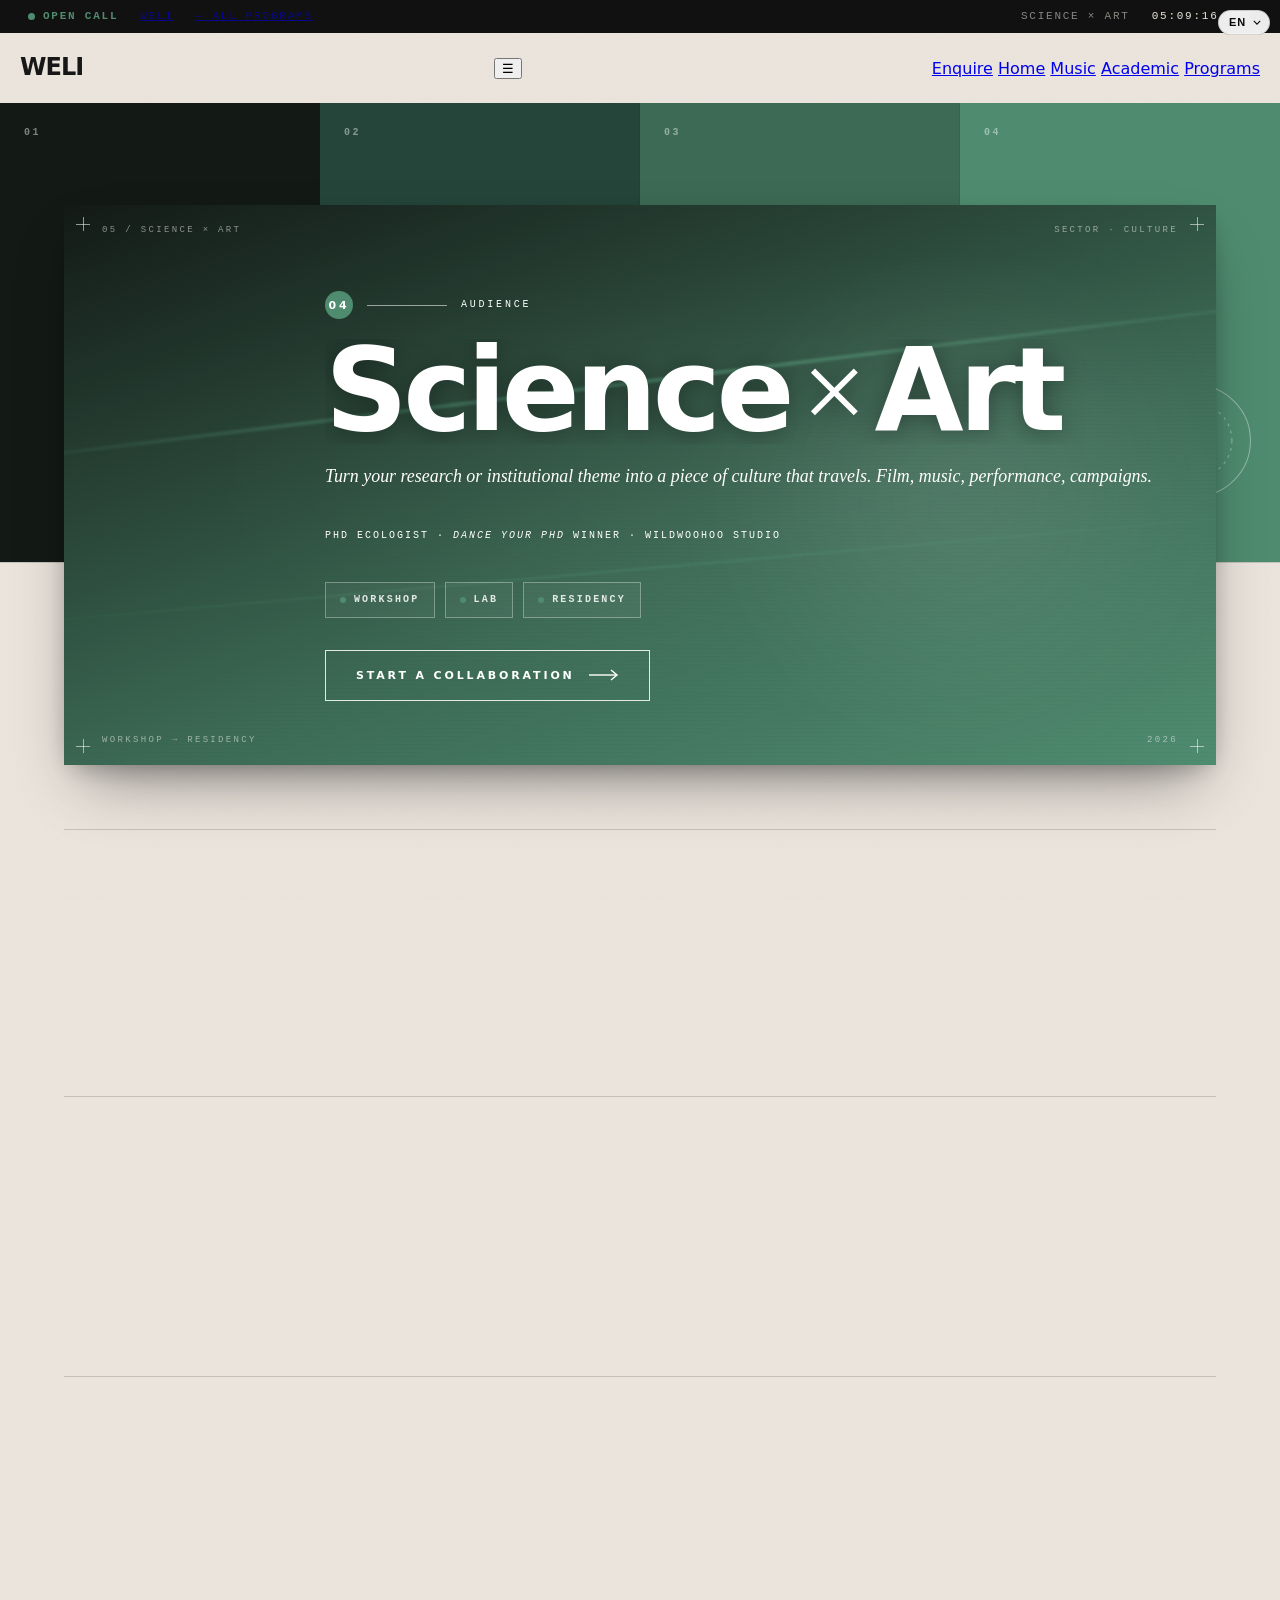
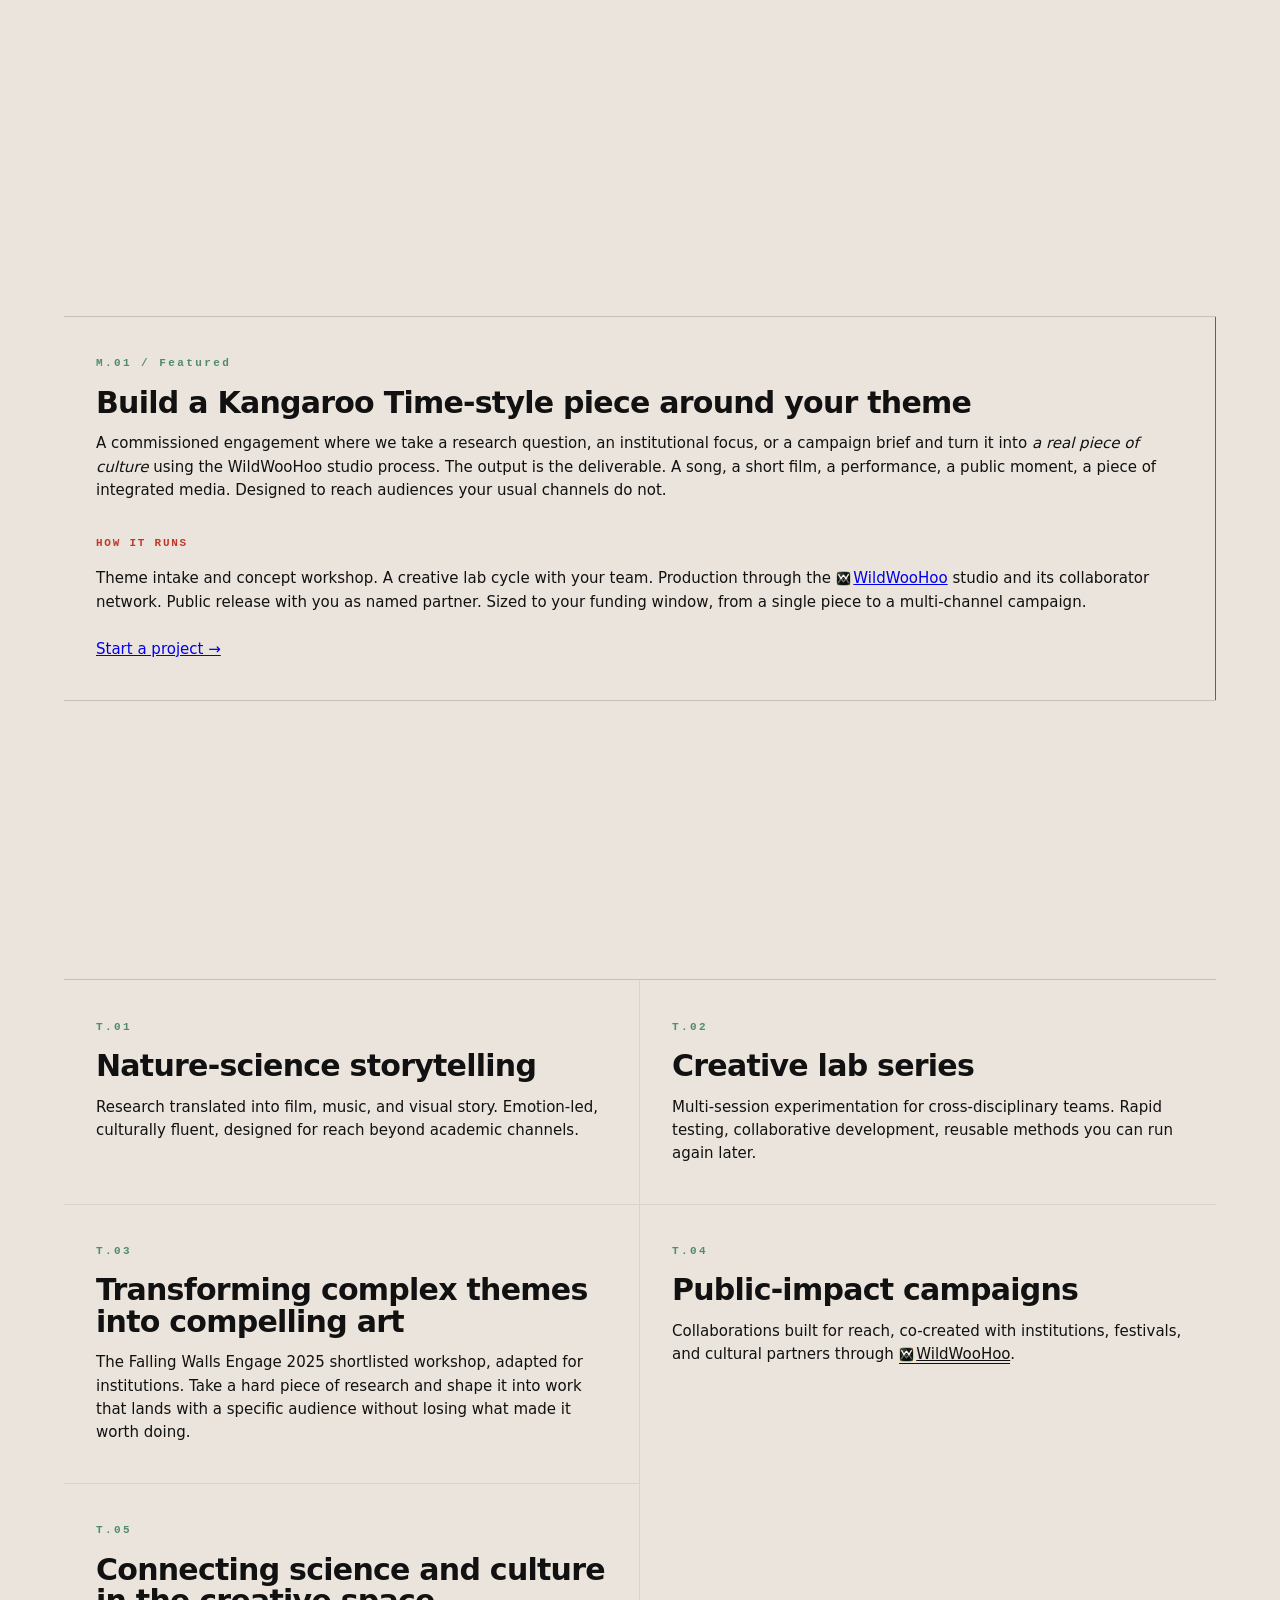
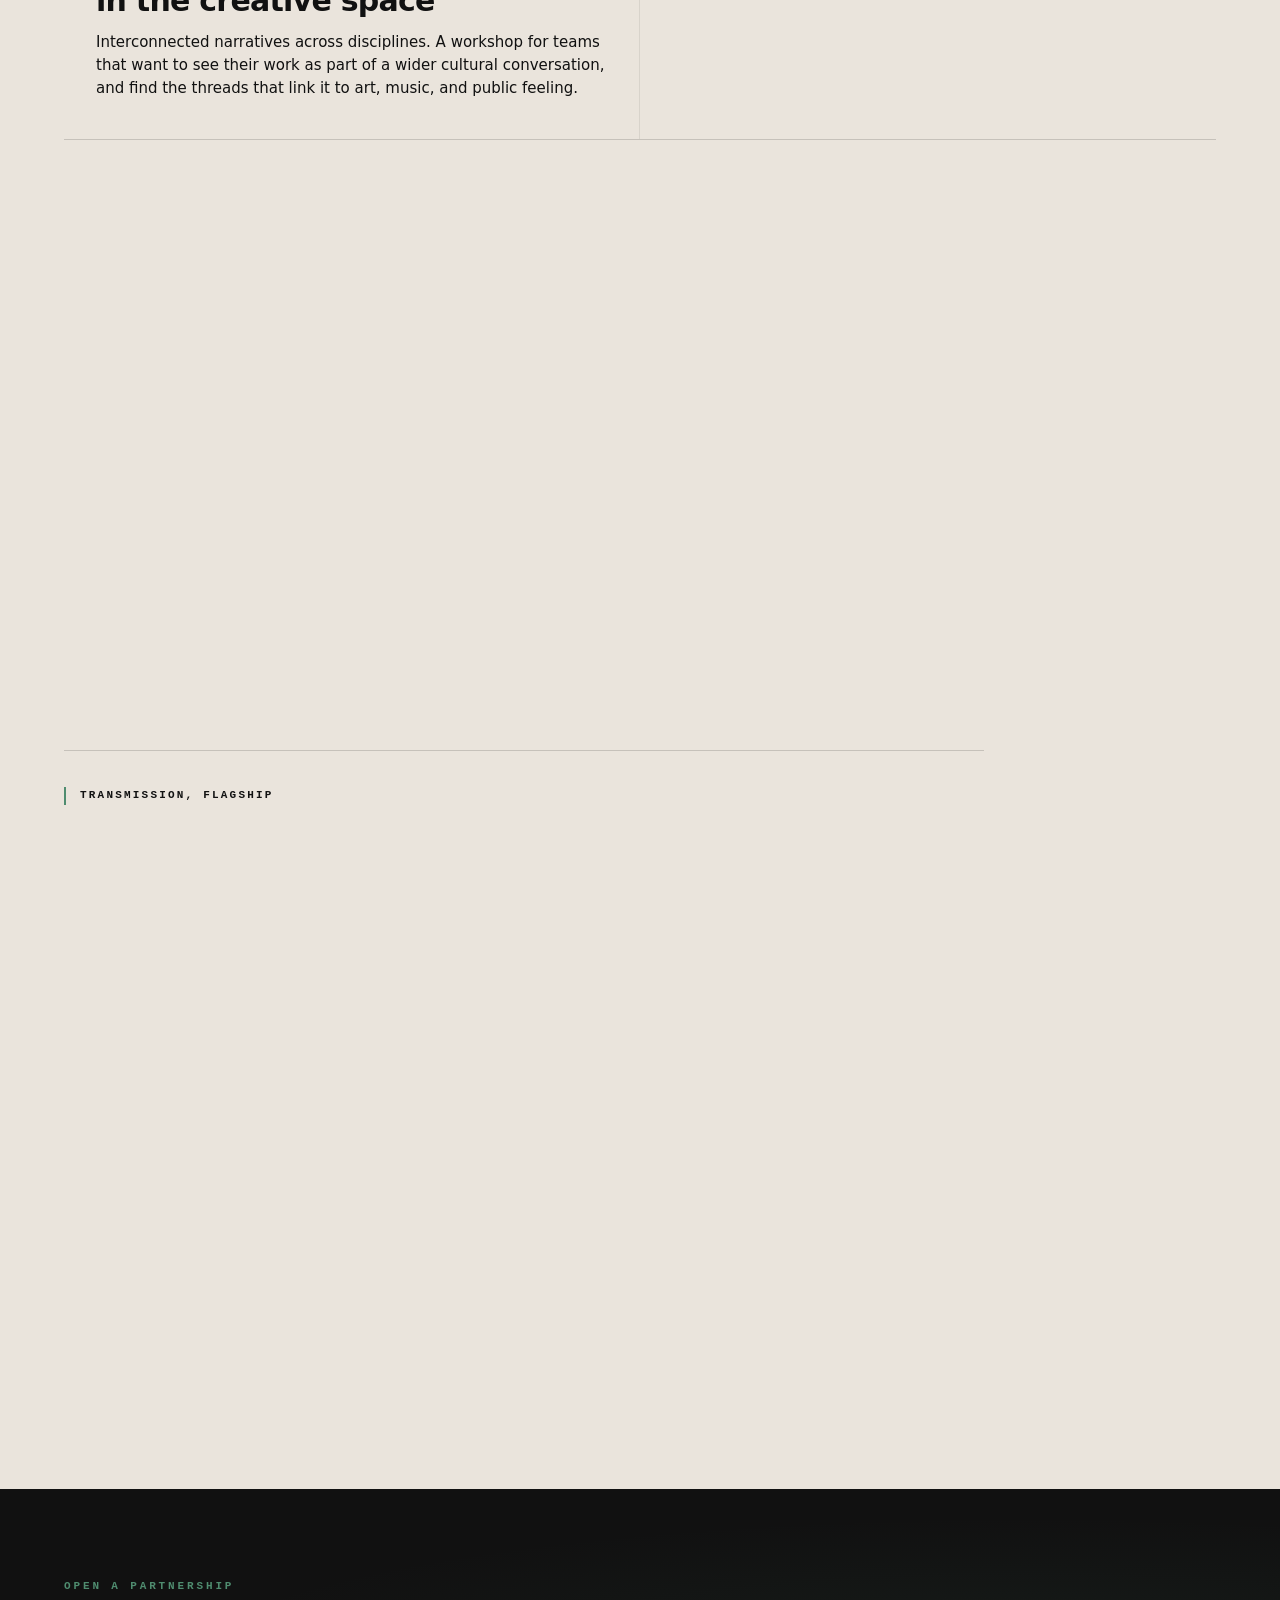
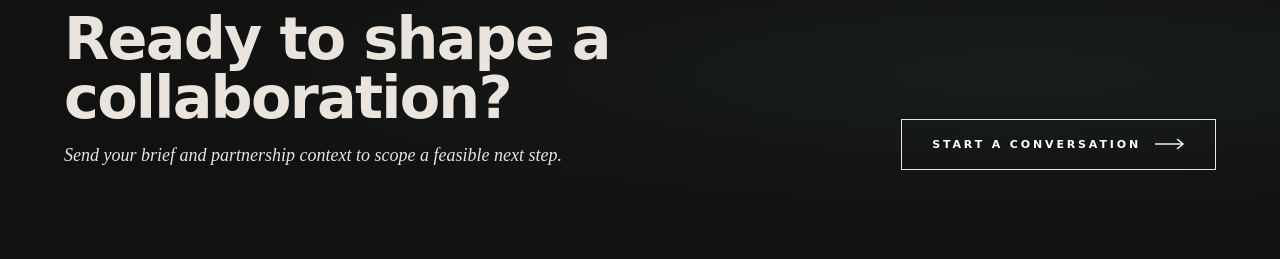
<file: program/science-art.html>
<!DOCTYPE html>
<html lang="en">
<head>
  <meta charset="utf-8" />
  <meta http-equiv="refresh" content="0; url=/program/science-art/" />
  <link rel="canonical" href="https://drwelidotcom.com/program/science-art/" />
  <title>Redirecting…</title>
<!-- BEGIN: SEO-INJECT -->
<link rel="canonical" href="https://drweli.com/program/science-art.html">
<link rel="icon" type="image/svg+xml" href="/favicon.svg">
<link rel="icon" type="image/png" sizes="32x32" href="/favicon-32.png">
<link rel="icon" type="image/png" sizes="16x16" href="/favicon-16.png">
<link rel="apple-touch-icon" sizes="180x180" href="/apple-touch-icon.png">
<link rel="shortcut icon" href="/favicon.ico">
<meta name="theme-color" content="#FFD33A">
<meta name="author" content="Dr WELI">
<meta name="robots" content="index, follow, max-image-preview:large">
<meta property="og:type" content="website">
<meta property="og:site_name" content="WELI">
<meta property="og:title" content="Redirecting…">
<meta property="og:description" content="">
<meta property="og:url" content="https://drweli.com/program/science-art.html">
<meta property="og:image" content="https://drweli.com/apple-touch-icon.png">
<meta property="og:locale" content="en_AU">
<meta property="og:locale:alternate" content="pt_BR">
<meta property="og:locale:alternate" content="es_ES">
<meta property="og:locale:alternate" content="fr_FR">
<meta property="og:locale:alternate" content="de_DE">
<meta name="twitter:card" content="summary_large_image">
<meta name="twitter:title" content="Redirecting…">
<meta name="twitter:description" content="">
<meta name="twitter:image" content="https://drweli.com/apple-touch-icon.png">
<meta name="twitter:creator" content="@welimusician">
<link rel="alternate" hreflang="en-au" href="https://drweli.com/program/science-art.html">
<link rel="alternate" hreflang="en" href="https://drweli.com/program/science-art.html">
<link rel="alternate" hreflang="x-default" href="https://drweli.com/program/science-art.html">
<!-- END: SEO-INJECT -->
</head>
<body>
<!-- BEGIN: LANG-SWITCHER -->
<div class="lang-switcher" role="region" aria-label="Translate this page">
  <select class="lang-switcher-select" aria-label="Translate to another language" onchange="if(this.value){var u=encodeURIComponent(location.href);window.location.href='https://translate.google.com/translate?sl=auto&amp;tl='+this.value+'&amp;u='+u;}">
    <option value="">EN</option>
    <option value="pt">PT</option>
    <option value="es">ES</option>
    <option value="fr">FR</option>
    <option value="de">DE</option>
  </select>
</div>
<style>
.lang-switcher{position:fixed;top:10px;right:10px;z-index:9999;font-family:'Montserrat','Helvetica Neue',Arial,sans-serif;font-size:12px}
.lang-switcher-select{appearance:none;-webkit-appearance:none;background:rgba(255,255,255,.92);color:#0a0a0a;border:1px solid rgba(0,0,0,.15);border-radius:999px;padding:5px 22px 5px 10px;font-size:11px;font-weight:600;letter-spacing:.08em;text-transform:uppercase;cursor:pointer;line-height:1.2;backdrop-filter:blur(6px);-webkit-backdrop-filter:blur(6px);background-image:url("data:image/svg+xml;utf8,<svg xmlns='http://www.w3.org/2000/svg' viewBox='0 0 10 6'><path d='M1 1l4 4 4-4' stroke='%230a0a0a' fill='none' stroke-width='1.4'/></svg>");background-repeat:no-repeat;background-position:right 8px center;background-size:8px 5px}
.lang-switcher-select:focus,.lang-switcher-select:hover{border-color:rgba(0,0,0,.4);outline:none}
@media (max-width:560px){.lang-switcher{top:8px;right:8px}.lang-switcher-select{padding:4px 20px 4px 8px;font-size:10px}}
@media print{.lang-switcher{display:none}}
</style>
<!-- END: LANG-SWITCHER -->
  <p>Redirecting to <a href="/program/science-art/">/program/science-art/</a>.</p>
</body>
</html>
</file>
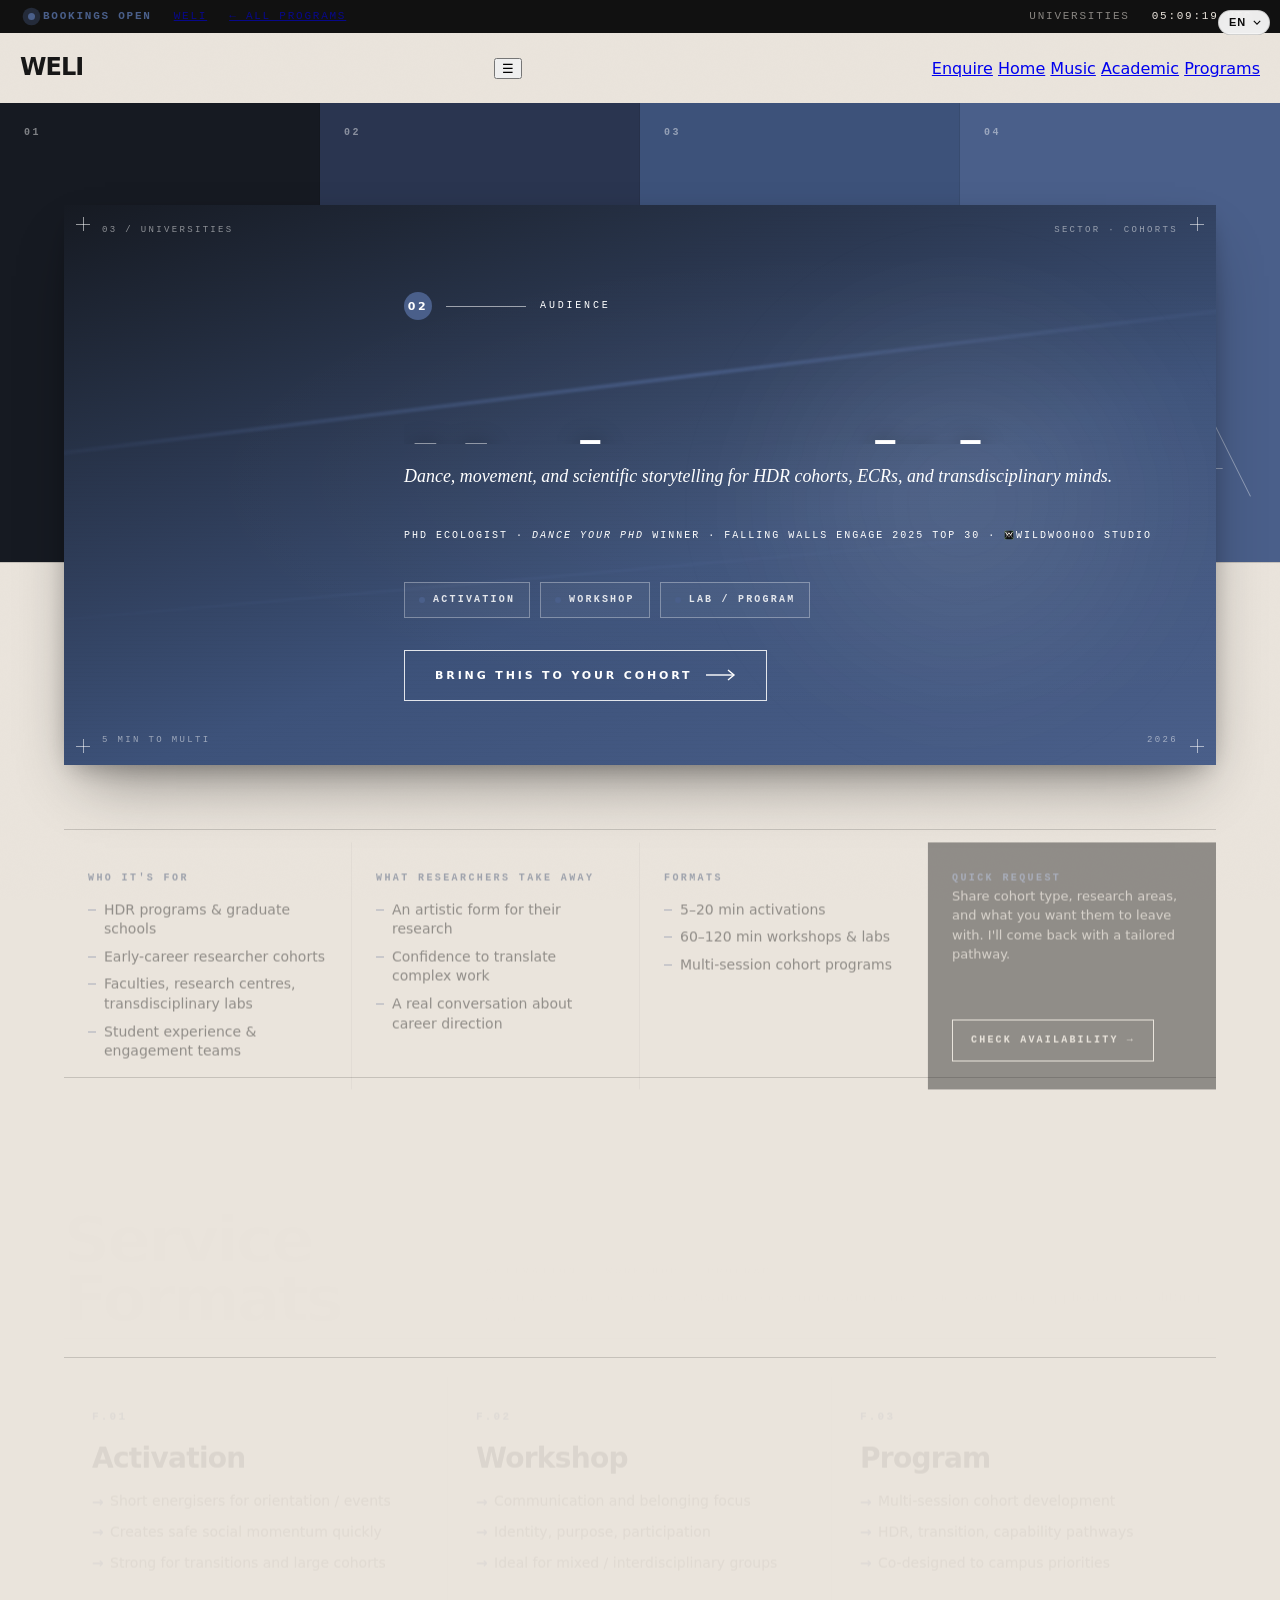
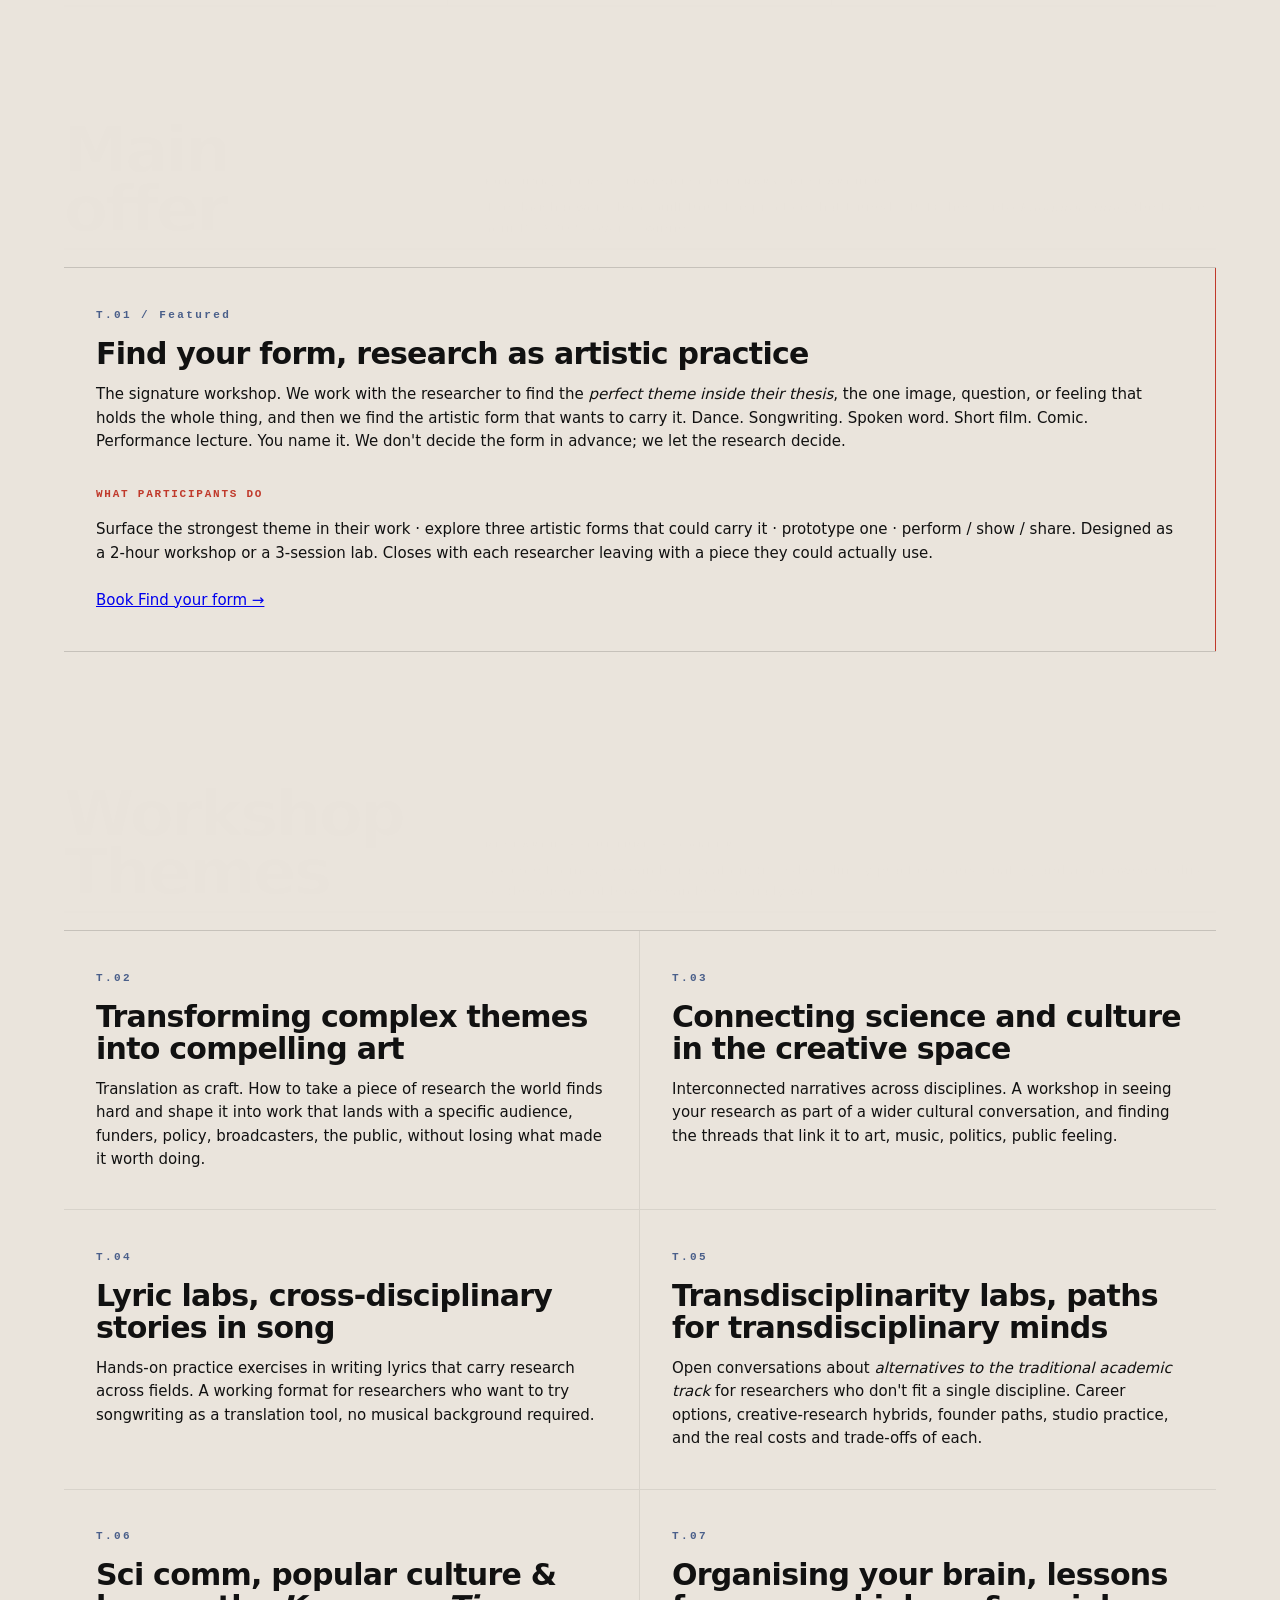
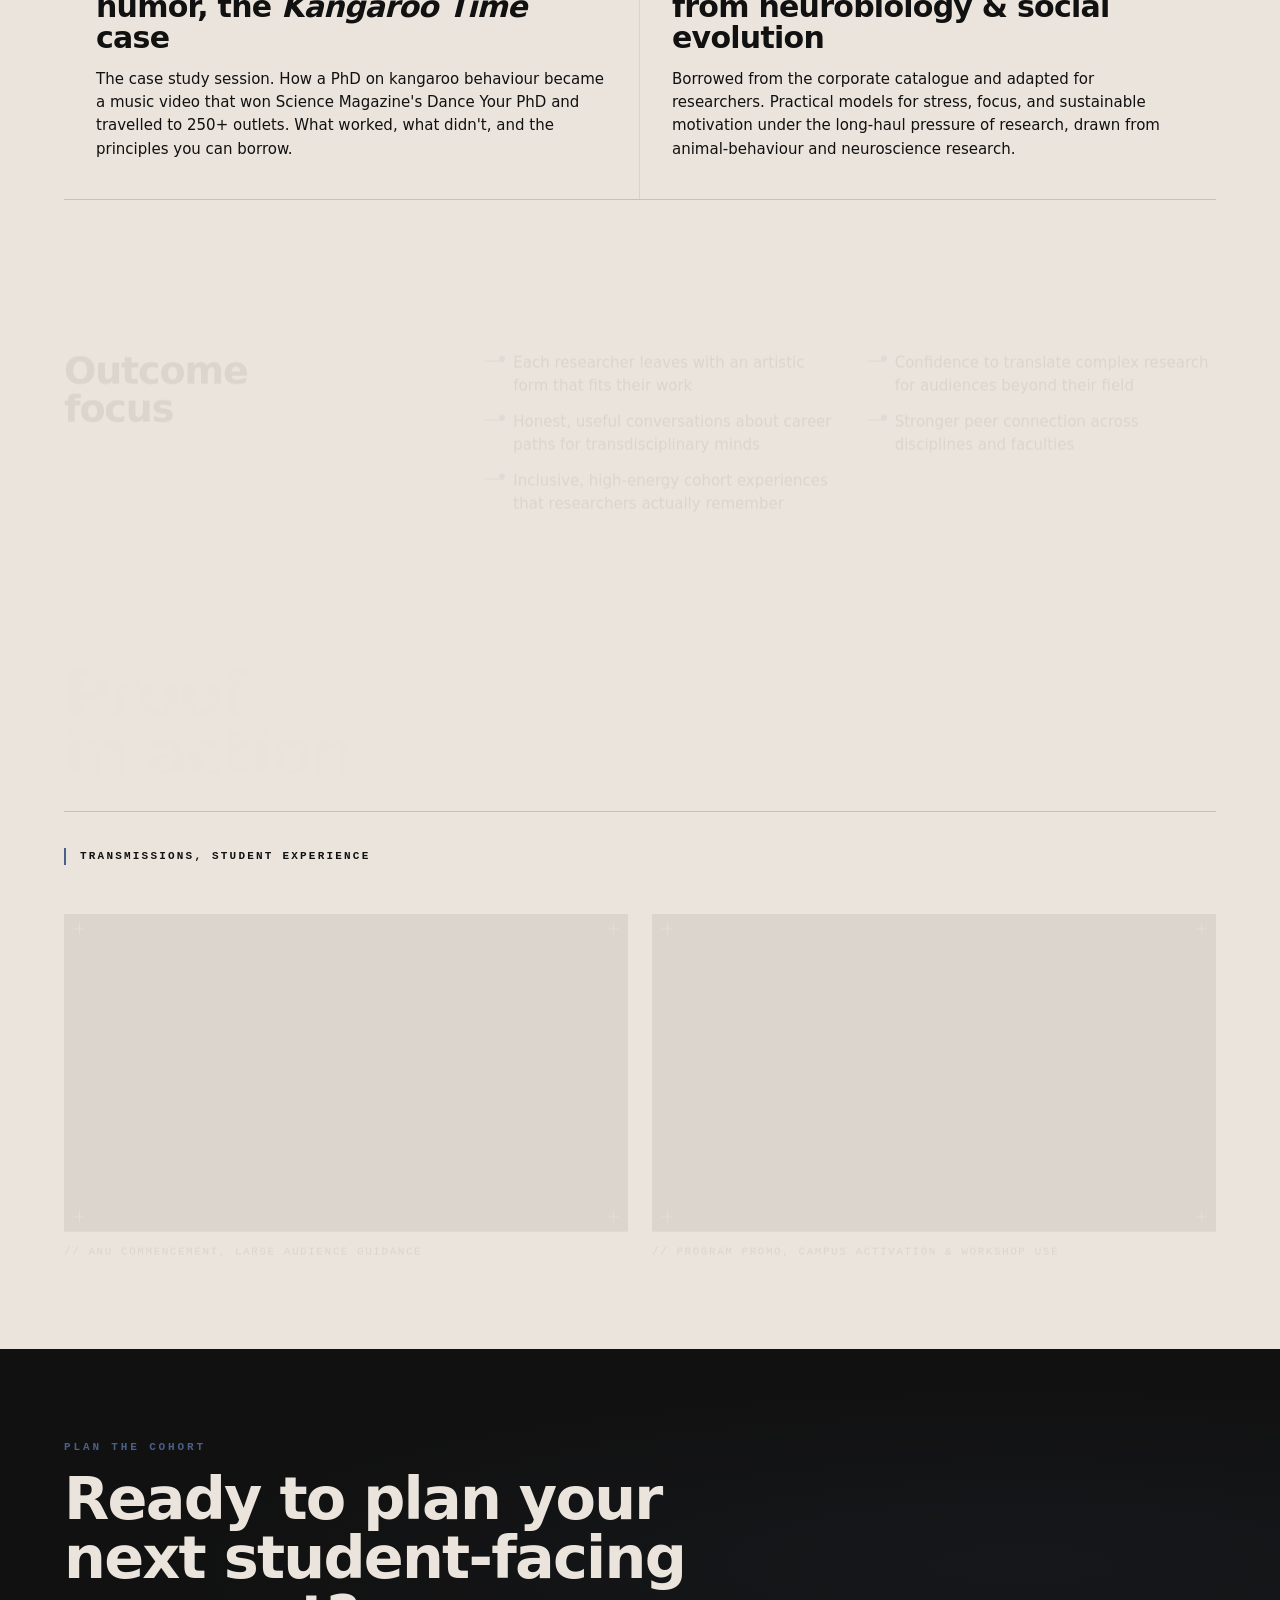
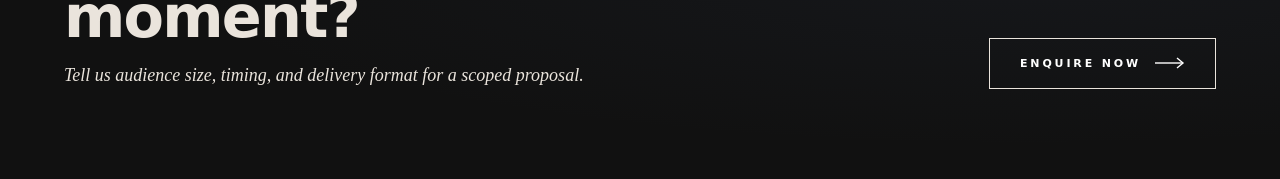
<file: program/universities.html>
<!DOCTYPE html>
<html lang="en">
<head>
  <meta charset="utf-8" />
  <meta http-equiv="refresh" content="0; url=/program/universities/" />
  <link rel="canonical" href="https://drwelidotcom.com/program/universities/" />
  <title>Redirecting…</title>
<!-- BEGIN: SEO-INJECT -->
<link rel="canonical" href="https://drweli.com/program/universities.html">
<link rel="icon" type="image/svg+xml" href="/favicon.svg">
<link rel="icon" type="image/png" sizes="32x32" href="/favicon-32.png">
<link rel="icon" type="image/png" sizes="16x16" href="/favicon-16.png">
<link rel="apple-touch-icon" sizes="180x180" href="/apple-touch-icon.png">
<link rel="shortcut icon" href="/favicon.ico">
<meta name="theme-color" content="#FFD33A">
<meta name="author" content="Dr WELI">
<meta name="robots" content="index, follow, max-image-preview:large">
<meta property="og:type" content="website">
<meta property="og:site_name" content="WELI">
<meta property="og:title" content="Redirecting…">
<meta property="og:description" content="">
<meta property="og:url" content="https://drweli.com/program/universities.html">
<meta property="og:image" content="https://drweli.com/apple-touch-icon.png">
<meta property="og:locale" content="en_AU">
<meta property="og:locale:alternate" content="pt_BR">
<meta property="og:locale:alternate" content="es_ES">
<meta property="og:locale:alternate" content="fr_FR">
<meta property="og:locale:alternate" content="de_DE">
<meta name="twitter:card" content="summary_large_image">
<meta name="twitter:title" content="Redirecting…">
<meta name="twitter:description" content="">
<meta name="twitter:image" content="https://drweli.com/apple-touch-icon.png">
<meta name="twitter:creator" content="@welimusician">
<link rel="alternate" hreflang="en-au" href="https://drweli.com/program/universities.html">
<link rel="alternate" hreflang="en" href="https://drweli.com/program/universities.html">
<link rel="alternate" hreflang="x-default" href="https://drweli.com/program/universities.html">
<!-- END: SEO-INJECT -->
</head>
<body>
<!-- BEGIN: LANG-SWITCHER -->
<div class="lang-switcher" role="region" aria-label="Translate this page">
  <select class="lang-switcher-select" aria-label="Translate to another language" onchange="if(this.value){var u=encodeURIComponent(location.href);window.location.href='https://translate.google.com/translate?sl=auto&amp;tl='+this.value+'&amp;u='+u;}">
    <option value="">EN</option>
    <option value="pt">PT</option>
    <option value="es">ES</option>
    <option value="fr">FR</option>
    <option value="de">DE</option>
  </select>
</div>
<style>
.lang-switcher{position:fixed;top:10px;right:10px;z-index:9999;font-family:'Montserrat','Helvetica Neue',Arial,sans-serif;font-size:12px}
.lang-switcher-select{appearance:none;-webkit-appearance:none;background:rgba(255,255,255,.92);color:#0a0a0a;border:1px solid rgba(0,0,0,.15);border-radius:999px;padding:5px 22px 5px 10px;font-size:11px;font-weight:600;letter-spacing:.08em;text-transform:uppercase;cursor:pointer;line-height:1.2;backdrop-filter:blur(6px);-webkit-backdrop-filter:blur(6px);background-image:url("data:image/svg+xml;utf8,<svg xmlns='http://www.w3.org/2000/svg' viewBox='0 0 10 6'><path d='M1 1l4 4 4-4' stroke='%230a0a0a' fill='none' stroke-width='1.4'/></svg>");background-repeat:no-repeat;background-position:right 8px center;background-size:8px 5px}
.lang-switcher-select:focus,.lang-switcher-select:hover{border-color:rgba(0,0,0,.4);outline:none}
@media (max-width:560px){.lang-switcher{top:8px;right:8px}.lang-switcher-select{padding:4px 20px 4px 8px;font-size:10px}}
@media print{.lang-switcher{display:none}}
</style>
<!-- END: LANG-SWITCHER -->
  <p>Redirecting to <a href="/program/universities/">/program/universities/</a>.</p>
</body>
</html>
</file>
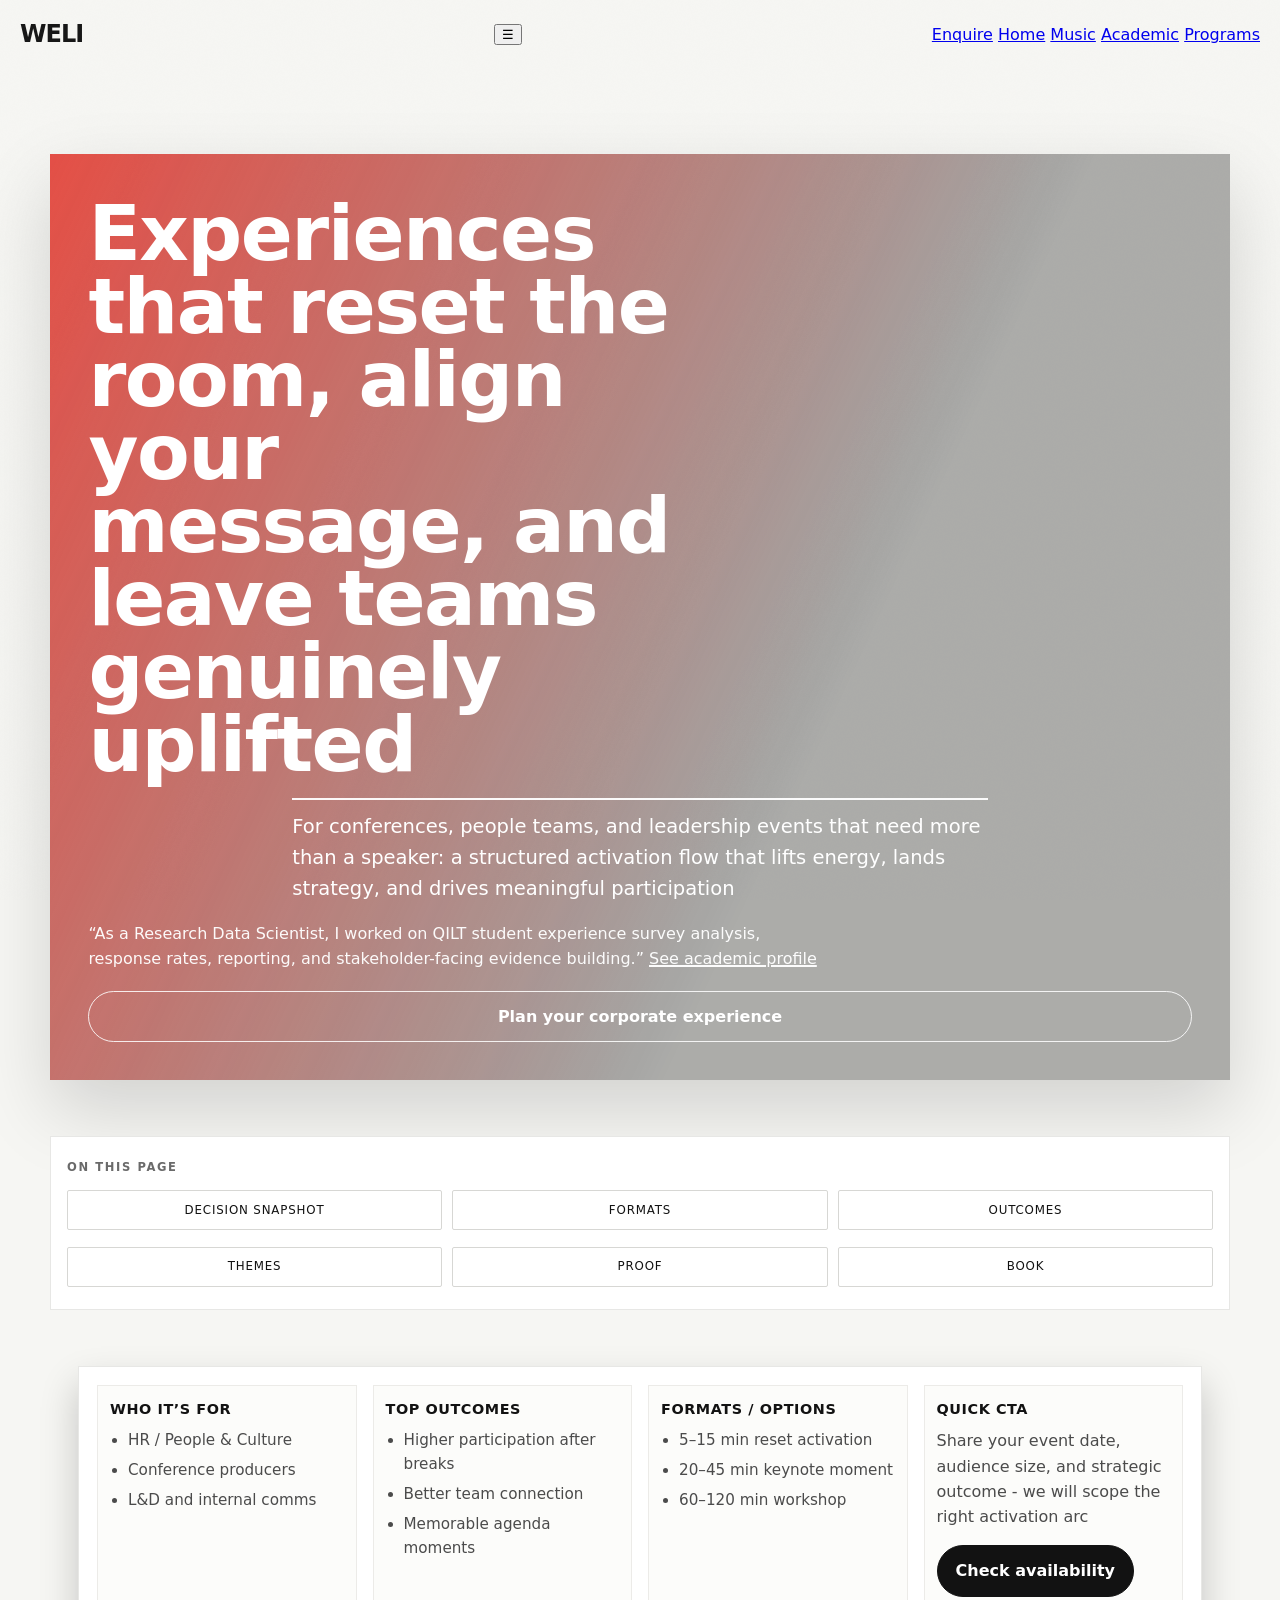
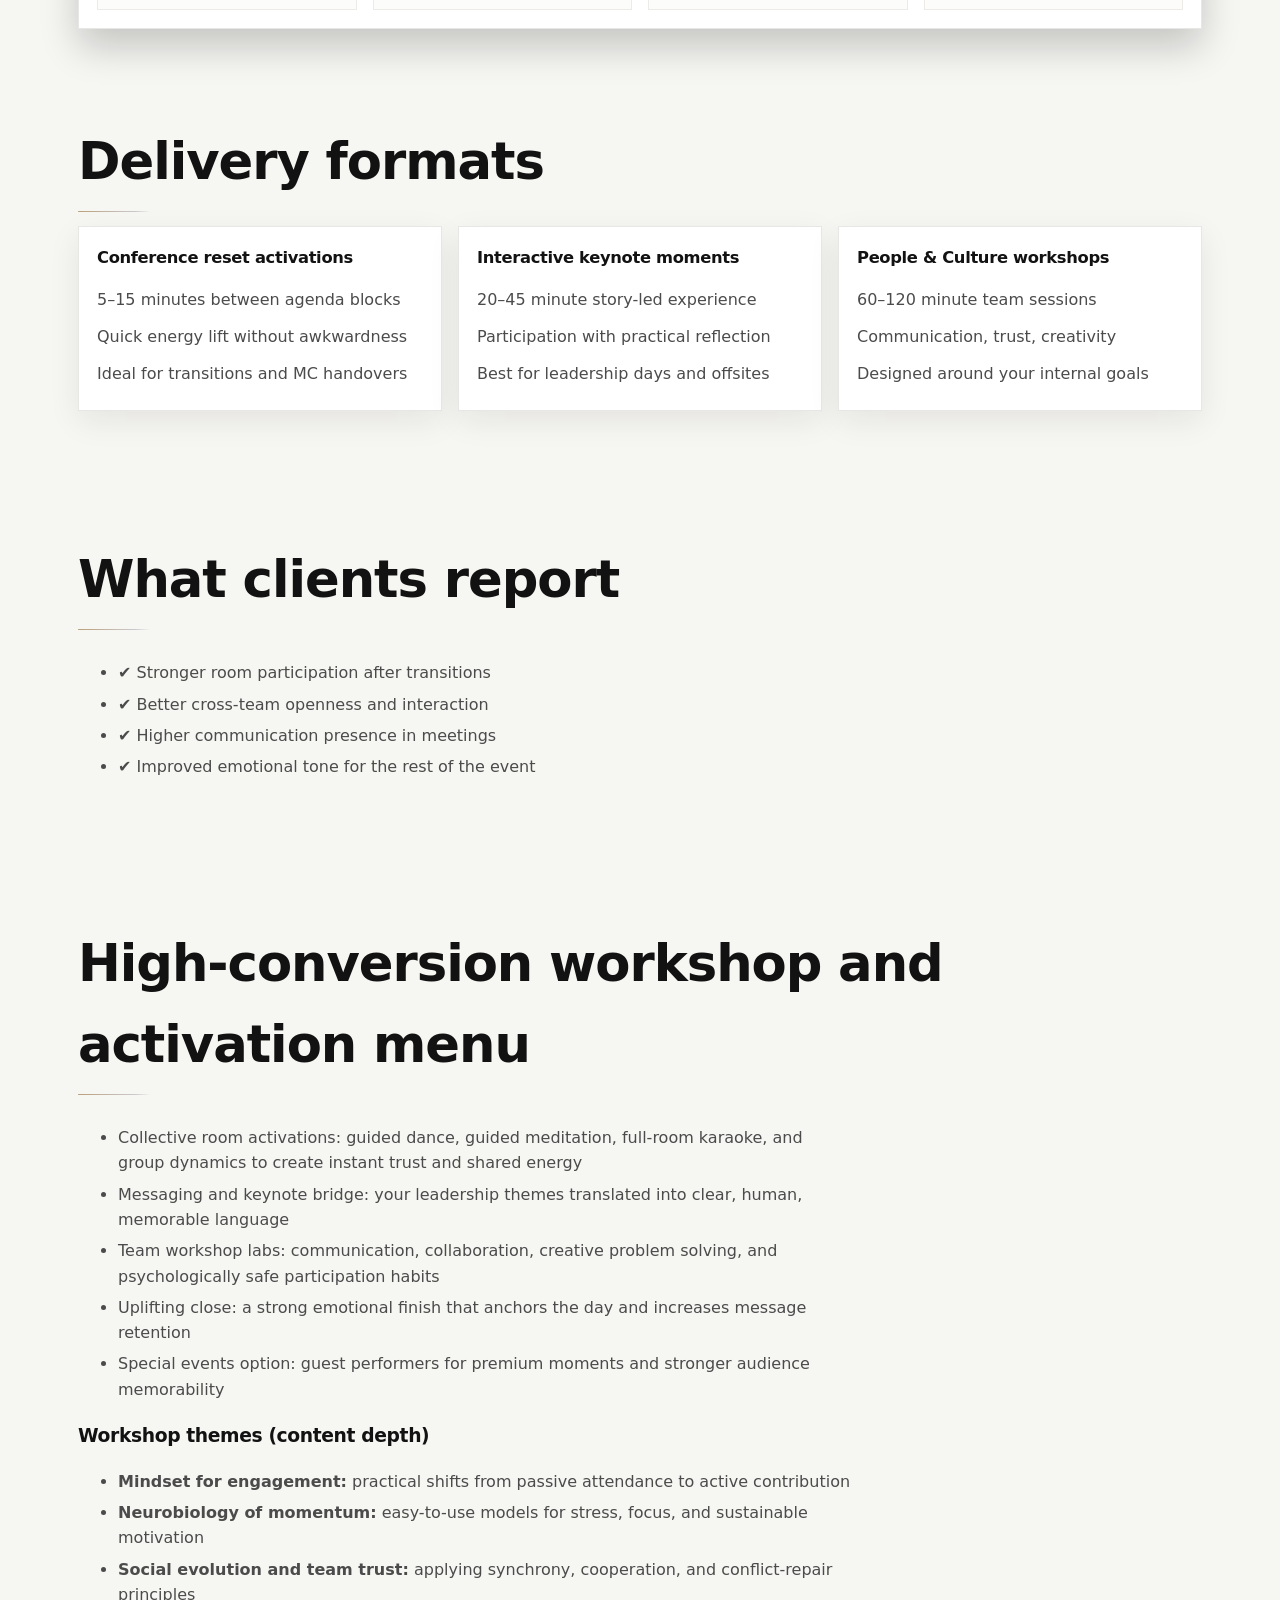
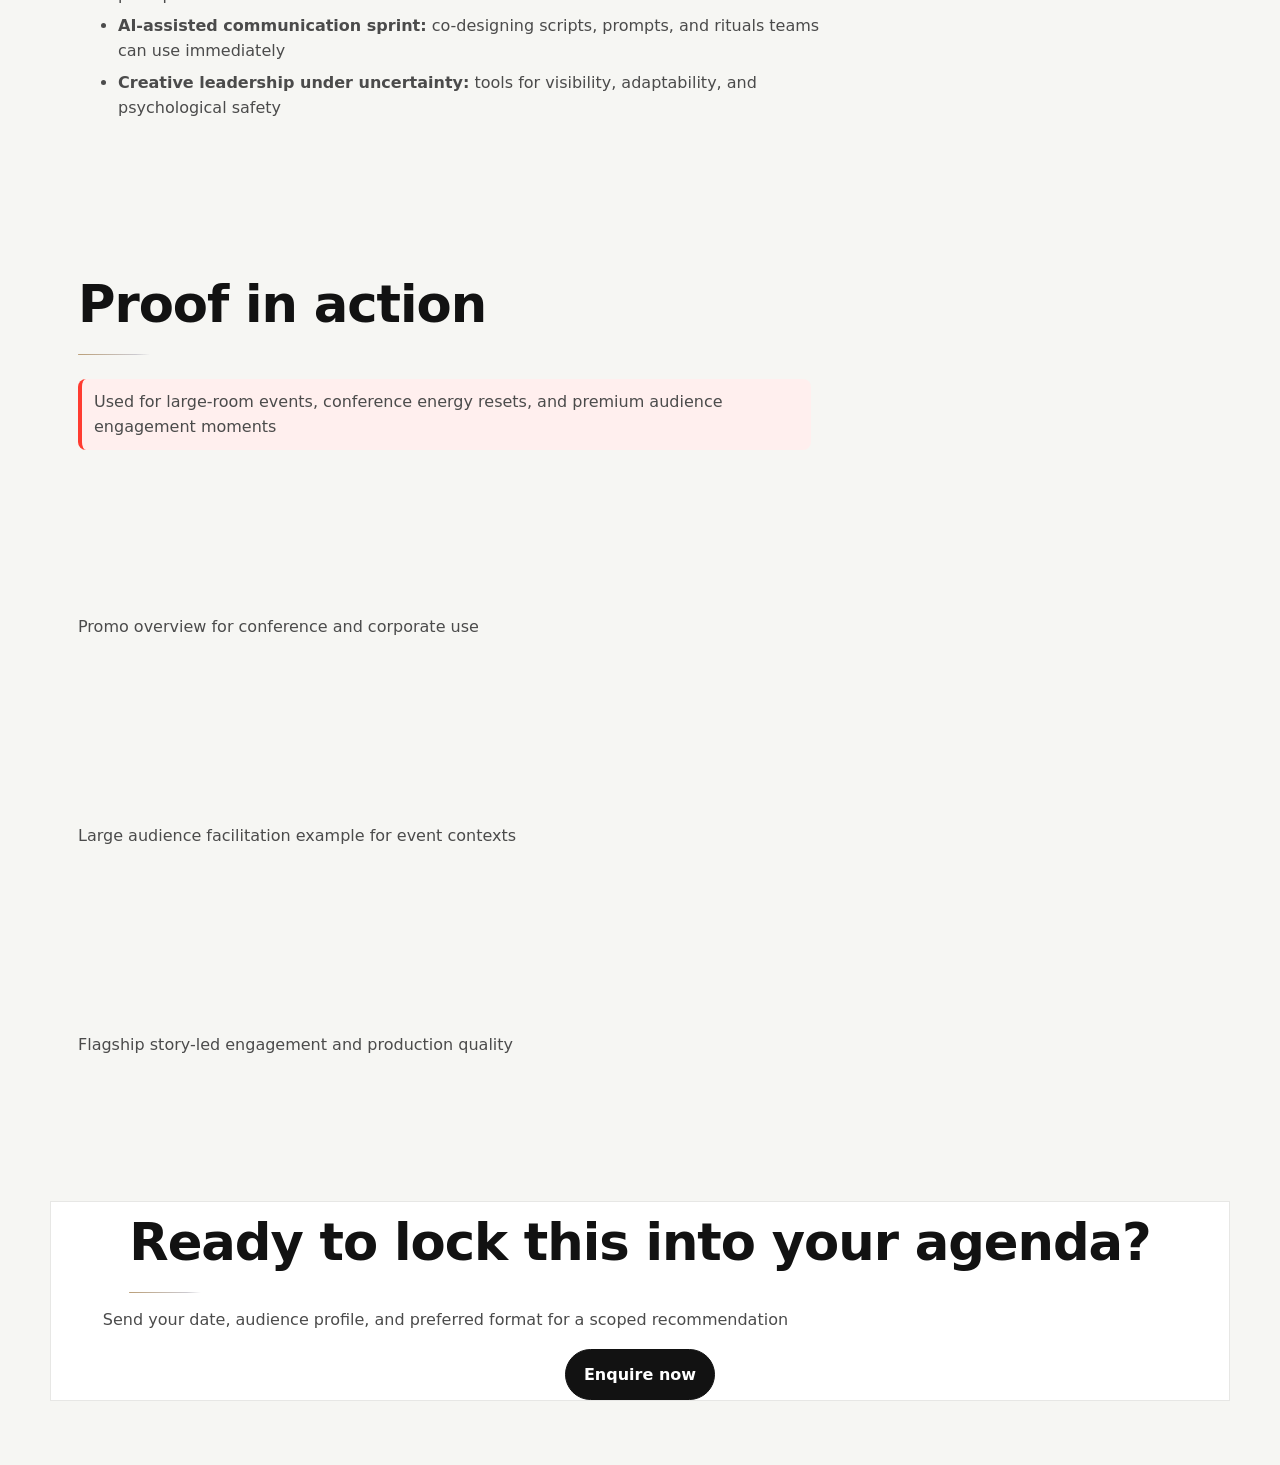
<file: program/archive/corporate-pre-archive-2026-05-08.html>
<!DOCTYPE html>
<html lang="en">
<head>
<meta charset="utf-8" />
<meta name="viewport" content="width=device-width, initial-scale=1" />
<title>WEL: Corporate & Conferences</title>
<link rel="stylesheet" href="/styles.css" />
<link rel="stylesheet" href="/program/program.css" />
<link rel="stylesheet" href="/program/program-subpages.css" />
<link rel="stylesheet" href="/program/program-brochure.css" />
</head>

<body class="program-page brochure-page theme-corporate">

<header class="site-header program-header">
  <a class="brand" href="/">WELI</a>

  <button class="program-secondary-toggle" id="programMenuToggle">☰</button>

  <div class="program-secondary-menu" id="programSecondaryMenu">
    <a href="/enquire/" class="program-menu-enquire">Enquire</a>
    <a href="/">Home</a>
    <a href="/music">Music</a>
    <a href="/academic">Academic</a>
    <a href="/program">Programs</a>
  </div>
</header>

<main>
<section class="section is-tight" id="top">
  <div class="container narrow brochure-hero">
    <h1>Experiences that reset the room, align your message, and leave teams genuinely uplifted</h1>
    <p class="lead">For conferences, people teams, and leadership events that need more than a speaker: a structured activation flow that lifts energy, lands strategy, and drives meaningful participation</p>
    <p class="brochure-academic-link">“As a Research Data Scientist, I worked on QILT student experience survey analysis, response rates, reporting, and stakeholder-facing evidence building.” <a href="/academic/">See academic profile</a></p>
    <a href="/enquire/" class="btn btn-primary program-main-enquire">Plan your corporate experience</a>
  </div>
</section>

<section class="section is-tight">
  <div class="container narrow quick-jump">
    <strong>On this page</strong>
    <ul>
      <li><a href="#decision">Decision snapshot</a></li>
      <li><a href="#formats">Formats</a></li>
      <li><a href="#outcomes">Outcomes</a></li>
      <li><a href="#themes">Themes</a></li>
      <li><a href="#proof">Proof</a></li>
      <li><a href="#book">Book</a></li>
    </ul>
  </div>
</section>

<section class="section is-tight" id="decision">
  <div class="container">
    <div class="decision-card">
      <div class="decision-grid">
        <article class="decision-item">
          <h3>Who it’s for</h3>
          <ul>
            <li>HR / People & Culture</li>
            <li>Conference producers</li>
            <li>L&amp;D and internal comms</li>
          </ul>
        </article>
        <article class="decision-item">
          <h3>Top outcomes</h3>
          <ul>
            <li>Higher participation after breaks</li>
            <li>Better team connection</li>
            <li>Memorable agenda moments</li>
          </ul>
        </article>
        <article class="decision-item">
          <h3>Formats / options</h3>
          <ul>
            <li>5–15 min reset activation</li>
            <li>20–45 min keynote moment</li>
            <li>60–120 min workshop</li>
          </ul>
        </article>
        <article class="decision-item cta">
          <div>
            <h3>Quick CTA</h3>
            <p>Share your event date, audience size, and strategic outcome - we will scope the right activation arc</p>
          </div>
          <a href="/enquire/" class="btn btn-primary">Check availability</a>
        </article>
      </div>
    </div>
  </div>
</section>

<section class="section" id="formats">
  <div class="container">
    <h2>Delivery formats</h2>
    <div class="cards three service-formats">
      <article class="card">
        <h3>Conference reset activations</h3>
        <ul class="list">
          <li>5–15 minutes between agenda blocks</li>
          <li>Quick energy lift without awkwardness</li>
          <li>Ideal for transitions and MC handovers</li>
        </ul>
      </article>
      <article class="card">
        <h3>Interactive keynote moments</h3>
        <ul class="list">
          <li>20–45 minute story-led experience</li>
          <li>Participation with practical reflection</li>
          <li>Best for leadership days and offsites</li>
        </ul>
      </article>
      <article class="card">
        <h3>People &amp; Culture workshops</h3>
        <ul class="list">
          <li>60–120 minute team sessions</li>
          <li>Communication, trust, creativity</li>
          <li>Designed around your internal goals</li>
        </ul>
      </article>
    </div>
  </div>
</section>

<section class="section" id="outcomes">
  <div class="container narrow">
    <h2>What clients report</h2>
    <ul>
      <li>✔ Stronger room participation after transitions</li>
      <li>✔ Better cross-team openness and interaction</li>
      <li>✔ Higher communication presence in meetings</li>
      <li>✔ Improved emotional tone for the rest of the event</li>
    </ul>
  </div>
</section>

<section class="section" id="themes">
  <div class="container narrow">
    <h2>High-conversion workshop and activation menu</h2>
    <ul>
      <li>Collective room activations: guided dance, guided meditation, full-room karaoke, and group dynamics to create instant trust and shared energy</li>
      <li>Messaging and keynote bridge: your leadership themes translated into clear, human, memorable language</li>
      <li>Team workshop labs: communication, collaboration, creative problem solving, and psychologically safe participation habits</li>
      <li>Uplifting close: a strong emotional finish that anchors the day and increases message retention</li>
      <li>Special events option: guest performers for premium moments and stronger audience memorability</li>
    </ul>

    <h3>Workshop themes (content depth)</h3>
    <ul>
      <li><strong>Mindset for engagement:</strong> practical shifts from passive attendance to active contribution</li>
      <li><strong>Neurobiology of momentum:</strong> easy-to-use models for stress, focus, and sustainable motivation</li>
      <li><strong>Social evolution and team trust:</strong> applying synchrony, cooperation, and conflict-repair principles</li>
      <li><strong>AI-assisted communication sprint:</strong> co-designing scripts, prompts, and rituals teams can use immediately</li>
      <li><strong>Creative leadership under uncertainty:</strong> tools for visibility, adaptability, and psychological safety</li>
    </ul>
  </div>
</section>

<section class="section" id="proof">
  <div class="container">
    <h2>Proof in action</h2>
    <p class="proof-cue">Used for large-room events, conference energy resets, and premium audience engagement moments</p>
    <div class="video-stack">
      <div>
        <div class="program-video-frame">
          <iframe src="https://www.youtube.com/embed/_qhUe_SEOBo" title="Corporate promo video" allowfullscreen></iframe>
        </div>
        <p class="video-caption">Promo overview for conference and corporate use</p>
      </div>
      <div>
        <div class="program-video-frame">
          <iframe src="https://www.youtube.com/embed/14Auu3wNWPE" title="Large audience activation example" allowfullscreen></iframe>
        </div>
        <p class="video-caption">Large audience facilitation example for event contexts</p>
      </div>
      <div>
        <div class="program-video-frame">
          <iframe src="https://www.youtube.com/embed/RoSYO3fApEc" title="Kangaroo Time flagship performance" allowfullscreen></iframe>
        </div>
        <p class="video-caption">Flagship story-led engagement and production quality</p>
      </div>
    </div>
  </div>
</section>

<section class="section" id="book">
  <div class="container narrow cta-bottom">
    <h2>Ready to lock this into your agenda?</h2>
    <p>Send your date, audience profile, and preferred format for a scoped recommendation</p>
    <a href="/enquire/" class="btn btn-primary program-main-enquire">Enquire now</a>
  </div>
</section>
</main>

<script src="/program/program.js"></script>
<script src="/program/program-brochure.js"></script>

</body>
</html>
</file>
<file: styles.css>
:root{
  --display-font: "Instrument Sans", Inter, system-ui, -apple-system, "Segoe UI", sans-serif;
  --body-font: "Instrument Sans", Inter, system-ui, -apple-system, "Segoe UI", sans-serif;

  --bg:#EAE4DC;
  --bg-soft:#F5F1EB;
  --bg-panel:rgba(255,250,246,0.70);
  --bg-panel-strong:rgba(255,251,248,0.88);
  --text:#171717;
  --muted:#5F5852;
  --ink:#111111;
  --white:#ffffff;

  --line:rgba(23,23,23,.10);
  --line-strong:rgba(23,23,23,.16);

  --shadow-soft:0 10px 30px rgba(31,22,15,.08);
  --shadow-card:0 18px 60px rgba(28,22,19,.12);

  --champagne:#B79A72;
  --champagne-soft:#D4C1A5;
  --diamond:#C9C7CC;
  --sapphire:#4A5F8A;
  --sapphire-deep:#2F4368;
  --ruby:#9E3A43;
  --ruby-deep:#6E1F2A;
  --brown-haze:#9C8068;
}

*{box-sizing:border-box}
html,body{margin:0;padding:0}
html{scroll-behavior:smooth}

body{
  font-family:var(--body-font);
  color:var(--text);
  background:
    radial-gradient(70% 50% at 10% 0%, rgba(183,154,114,0.10) 0%, rgba(183,154,114,0.00) 70%),
    radial-gradient(50% 40% at 100% 10%, rgba(74,95,138,0.12) 0%, rgba(74,95,138,0.00) 72%),
    radial-gradient(24% 18% at 80% 18%, rgba(158,58,67,0.07) 0%, rgba(158,58,67,0.00) 74%),
    linear-gradient(180deg, #EEE8E1 0%, var(--bg) 100%);
  line-height:1.58;
  font-size:16px;
  text-rendering:optimizeLegibility;
  -webkit-font-smoothing:antialiased;
}
body::before {
  content: "";
  position: fixed;
  inset: 0;
  background: url('/assets/img/grain.png');
  opacity: 0.08;
  pointer-events: none;
  z-index: 1;
}
img{max-width:100%;display:block}
iframe{display:block;border:0}

.section {
  padding: clamp(80px, 10vw, 140px) 0;
}

.container {
  max-width: 1200px;
  margin: 0 auto;
  padding: 0 24px;
}


.narrow{
  max-width:760px;
  margin:0 auto;
}

.eyebrow{
  font-size:.78rem;
  letter-spacing:.16em;
  text-transform:uppercase;
  color:var(--muted);
  opacity:.95;
  margin-bottom:18px;
  font-weight:700;
}

h1,h2,h3,.brand,.section h2{
  font-family:var(--display-font);
  letter-spacing:-0.04em;
  text-transform:none;
  text-shadow:none;
}

.section h2,
h2.section-title,
.media-title{
  position:relative;
  display:inline-block;
  padding-bottom:10px;
}

.section h2::after,
h2.section-title::after,
.media-title::after{
  content:"";
  position:absolute;
  left:0;
  bottom:0;
  width: 72px;
  height: 1px;
  border-radius:999px;
  -- background:linear-gradient(90deg, var(--champagne) 0%, var(--diamond) 55%, rgba(201,199,204,0) 100%);
  background:linear-gradient(90deg, var(--champagne) 0%, var(--diamond) 80%, rgba(201,199,204,0) 100%);
  opacity:.95;
}

.hero h1,
.hero-title{
  line-height:.94;
  font-size:clamp(42px, 7vw, 78px);
  margin:0 auto 18px;
  max-width:10.5ch;
}

.hero-title span{
  display:block;
  font-size:.46em;
  font-weight:500;
  opacity:.92;
  margin-top:12px;
  letter-spacing:-0.03em;
}

p{margin-top:0}
.lead,
.rationale,
.pricing-note,
.about-copy p,
.testimonial-text{
  max-width:700px;
}

.muted{color:var(--muted)}

/* header */
.site-header{
  position:sticky;
  top:0;
  z-index:50;
  display:flex;
  align-items:center;
  justify-content:space-between;
  padding:16px 20px;
  background:transparent;
  backdrop-filter:none;
  border-bottom:0;
}

.brand{
  color:var(--text);
  font-weight:800;
  letter-spacing:-0.04em;
  text-decoration:none;
  font-size:24px;
}

.site-nav{
  display:flex;
  gap:16px;
  align-items:center;
}

.site-nav a{
  color:var(--text);
  text-decoration:none;
  opacity:.86;
}

.site-nav a:hover{opacity:1}

.nav-toggle{
  display:none;
  background:none;
  border:none;
  color:var(--text);
  font-size:22px;
}

/* buttons */
.btn{
  display:inline-flex;
  align-items:center;
  justify-content:center;
  gap:8px;
  padding:12px 18px;
  border-radius:999px;
  text-decoration:none;
  color:var(--text);
  border:1px solid var(--line);
  background:rgba(255,255,255,.34);
  font-weight:600;
  transition:background .2s,color .2s,border-color .2s,transform .15s ease,box-shadow .2s ease;
}

.btn:hover{
  border-color:var(--line-strong);
  transform:translateY(-1px);
  box-shadow:var(--shadow-soft);
}

.btn-lg{
  padding:14px 22px;
  font-size:16px;
}

.btn-primary{
  background:var(--ink);
  color:var(--white);
  border:1px solid var(--ink);
  font-weight:700;
}

.btn-primary:hover{filter:brightness(1.02)}

.btn-outline{
  background:rgba(255,255,255,.36);
  color:var(--text);
}

.site-header .btn-primary,
.site-nav .btn-primary{
  background:var(--ink)!important;
  color:var(--white)!important;
  border:1px solid var(--ink)!important;
}

/* hero */
.hero{
  position:relative;
  padding:96px 20px 64px;
  overflow:hidden;
}

.vignette{
  position:absolute;
  inset:-10%;
  background:radial-gradient(100% 70% at 50% 10%, rgba(255,255,255,0) 0%, rgba(80,60,40,.08) 84%);
  z-index:0;
  pointer-events:none;
}

.hero-grain{
  position:absolute;
  inset:0;
  pointer-events:none;
  z-index:0;
  opacity:.24;
  background-image:url('data:image/svg+xml;utf8,<svg xmlns="http://www.w3.org/2000/svg" width="180" height="180" viewBox="0 0 180 180"><filter id="n"><feTurbulence type="fractalNoise" baseFrequency="0.42" numOctaves="2" stitchTiles="stitch"/></filter><rect width="180" height="180" filter="url(%23n)" opacity="0.014"/></svg>');
  mix-blend-mode:multiply;
}

.hero-sapphire,
.hero-diamond,
.hero-sun{
  position:absolute;
  pointer-events:none;
  z-index:0;
  border-radius:999px;
  filter:blur(42px);
}

.hero-sapphire{
  width:420px;
  height:420px;
  top:8%;
  left:-80px;
  background:radial-gradient(circle, rgba(74,95,138,.20) 0%, rgba(74,95,138,0) 68%);
  opacity:.95;
}

.hero-diamond{
  width:260px;
  height:260px;
  top:10%;
  left:12%;
  background:radial-gradient(circle, rgba(201,199,204,.22) 0%, rgba(201,199,204,0) 64%);
  opacity:.88;
}

.hero-sun{
  width:340px;
  height:340px;
  top:18%;
  left:4%;
  background:radial-gradient(circle, rgba(183,154,114,.18) 0%, rgba(183,154,114,0) 68%);
  opacity:.86;
}

.hero-inner{
  position:relative;
  z-index:1;
  max-width:840px;
  margin:0 auto;
  text-align:center;
}

.lead{
  font-size:clamp(17px,2.2vw,20px);
  color:var(--muted);
  margin:0 auto 22px;
}

.hero-ctas{
  display:flex;
  gap:12px;
  justify-content:center;
  flex-wrap:wrap;
  margin:10px 0 12px;
}

.watch-link a{
  color:var(--text);
  text-decoration:underline;
  text-underline-offset:4px;
  opacity:.9;
}

/* sections */
.section{
  padding:64px 0;
}

.section.alt{
  background:linear-gradient(180deg, rgba(255,255,255,.34), rgba(255,255,255,.16));
  border-top:1px solid rgba(23,23,23,.06);
  border-bottom:1px solid rgba(23,23,23,.06);
}

.section-header{
  max-width:760px;
  margin:0 auto 24px;
  text-align:center;
}

.section h2{
  font-size:clamp(34px, 4vw, 52px);
  margin:0 0 16px;
}

.section h4{
  margin:12px 0 8px;
  font-size:18px;
  letter-spacing:-0.02em;
}

.section-subtitle{
  font-family:var(--display-font);
  text-transform:uppercase;
  letter-spacing:.14em;
  color:var(--muted);
  margin:10px 0 18px 0;
  font-size:.78rem;
  font-weight:700;
  text-align:center;
}

/* grids */
.cards,
.video-grid,
.service-flow,
.testimonials-grid{
  gap:16px;
}

.cards{
  display:grid;
}

.cards.three{
  grid-template-columns:repeat(auto-fit,minmax(220px,1fr));
}

.video-grid{
  display:grid;
  grid-template-columns:repeat(auto-fit,minmax(250px,1fr));
}

.service-flow{
  display:grid;
  grid-template-columns:repeat(auto-fit,minmax(220px,1fr));
  margin-bottom:18px;
}

.testimonials-grid{
  display:grid;
  grid-template-columns:repeat(auto-fit,minmax(260px,1fr));
}

/* cards */
.card,
.flow-step,
.poa-wrap,
.about-photo,
.logo,
.video-card figcaption,
.t-card{
  backdrop-filter:blur(14px);
}

.card{
  background:var(--bg-panel);
  border:1px solid rgba(23,23,23,.08);
  border-radius:22px;
  padding:20px;
  box-shadow:var(--shadow-soft);
  transition:border-color .25s ease, box-shadow .25s ease, transform .2s ease;
}

.card h3{
  margin-top:0;
  font-weight:700;
  font-size:1.02rem;
}

.card:hover{
  border-color:rgba(183,154,114,.42);
  box-shadow:var(--shadow-card);
  transform:translateY(-2px);
}

.price{
  font-size:24px;
  margin:8px 0 12px;
  color:var(--text);
}

/* video */
.video-card{
  margin:0;
}

.video-wrap{
  position:relative;
  padding-bottom:56.25%;
  height:0;
  overflow:hidden;
  border-radius:24px;
  background:rgba(255,255,255,.42);
  border:1px solid rgba(23,23,23,.08);
  box-shadow:var(--shadow-soft);
}

.video-wrap::before{
  content:"";
  position:absolute;
  inset:0;
  border-radius:24px;
  padding:1px;
  background:linear-gradient(135deg, rgba(183,154,114,.7), rgba(201,199,204,.55), rgba(74,95,138,.35));
  -webkit-mask:linear-gradient(#fff 0 0) content-box, linear-gradient(#fff 0 0);
  -webkit-mask-composite:xor;
  mask-composite:exclude;
  pointer-events:none;
}

.video-wrap iframe{
  position:absolute;
  top:0;
  left:0;
  width:100%;
  height:100%;
}

.video-card figcaption{
  margin-top:10px;
  background:rgba(255,251,248,.60);
  border:1px solid rgba(23,23,23,.08);
  border-radius:18px;
  padding:14px 16px;
  color:var(--muted);
}

/* lists */
.list{
  list-style:none;
  padding:0;
  margin:0;
  display:grid;
  gap:6px;
  color:var(--muted);
}

/* service flow */
.flow-step{
  position:relative;
  background:
    linear-gradient(180deg, rgba(255,255,255,0.52), rgba(255,255,255,0.26)),
    radial-gradient(120% 140% at 80% 0%, rgba(74,95,138,.10) 0%, rgba(74,95,138,0) 50%);
  border-radius:22px;
  padding:22px 18px 18px 18px;
  border:1px solid rgba(23,23,23,.08);
  box-shadow:var(--shadow-soft);
}

.flow-step::before{
  content:"";
  position:absolute;
  inset:0;
  border-radius:22px;
  padding:1px;
  background:linear-gradient(135deg, rgba(183,154,114,.62), rgba(201,199,204,.52), rgba(74,95,138,.26));
  -webkit-mask:linear-gradient(#fff 0 0) content-box, linear-gradient(#fff 0 0);
  -webkit-mask-composite:xor;
  mask-composite:exclude;
  pointer-events:none;
}

.flow-step p{
  margin:0;
  color:var(--muted);
}

.flow-badge{
  position:absolute;
  top:-12px;
  left:16px;
  width:38px;
  height:38px;
  border-radius:50%;
  display:flex;
  align-items:center;
  justify-content:center;
  font-family:var(--display-font);
  font-weight:700;
  background:var(--ink);
  color:#fff;
  border:1px solid rgba(255,255,255,.22);
  box-shadow:0 6px 14px rgba(0,0,0,.14);
}

.use-cases{
  display:flex;
  flex-wrap:wrap;
  gap:8px;
  margin-bottom:24px;
  justify-content:center;
}

.pill{
  display:inline-flex;
  align-items:center;
  padding:10px 14px;
  background:rgba(255,255,255,.44);
  border:1px solid rgba(23,23,23,.10);
  color:var(--text);
  border-radius:999px;
  font-weight:600;
  letter-spacing:0;
  transition:border-color .2s ease, background-color .2s ease, transform .2s ease;
}

.pill:hover{
  border-color:rgba(183,154,114,.45);
  background-color:rgba(255,255,255,.7);
  transform:translateY(-1px);
}

.hr-metal{
  height:1px;
  background:linear-gradient(90deg,
    rgba(23,23,23,0) 0%,
    rgba(183,154,114,.30) 20%,
    rgba(201,199,204,.75) 50%,
    rgba(74,95,138,.20) 80%,
    rgba(23,23,23,0) 100%);
  border:0;
  margin:22px auto;
  max-width:720px;
}

.rationale{
  margin:6px auto 18px;
  text-align:center;
}

/* contact / form */
.contact{
  text-align:center;
}

.contact-actions{
  display:flex;
  gap:12px;
  justify-content:center;
  flex-wrap:wrap;
  margin-top:10px;
}

.contact-actions .linkedin{
  border-color:rgba(10,102,194,.35);
}

.contact-actions .linkedin:hover{
  background:#0a66c2;
  color:#fff;
  border-color:#0a66c2;
}

.poa-wrap{
  margin-top:28px;
  background:var(--bg-panel-strong);
  border:1px solid rgba(23,23,23,.08);
  border-radius:24px;
  padding:22px;
  box-shadow:var(--shadow-soft);
}

.poa-form .grid{
  display:grid;
  grid-template-columns:repeat(auto-fit,minmax(240px,1fr));
  gap:10px;
}

.poa-form label{
  display:grid;
  gap:6px;
  text-align:left;
}

.poa-form input,
.poa-form textarea{
  width:100%;
  padding:12px 14px;
  border-radius:14px;
  border:1px solid rgba(23,23,23,.12);
  background:rgba(255,255,255,.58);
  color:var(--text);
}

.poa-form input:focus,
.poa-form textarea:focus{
  outline:none;
  border-color:rgba(74,95,138,.45);
  box-shadow:0 0 0 3px rgba(74,95,138,.10);
}

.poa-form .contact-actions{
  margin-top:10px;
  display:flex;
  gap:8px;
  flex-wrap:wrap;
}

.poa-form .status{
  margin-top:6px;
  opacity:.9;
  font-size:.95rem;
}

.pricing-note{
  margin:20px auto 0;
  text-align:center;
}

/* testimonials */
.t-card{
  margin:0;
  background:rgba(255,251,248,.62);
  border:1px solid rgba(23,23,23,.08);
  border-radius:22px;
  padding:20px;
  box-shadow:var(--shadow-soft);
}

.t-card p{
  margin:0;
  color:var(--text);
}

.cite{
  display:block;
  margin-top:10px;
  color:var(--muted);
  font-size:.95rem;
}

/* about */
.about-grid{
  display:grid;
  grid-template-columns:minmax(0,1fr) 240px;
  gap:20px;
  align-items:start;
}

.about-photo{
  justify-self:end;
  background:var(--bg-panel);
  border:1px solid rgba(23,23,23,.08);
  border-radius:22px;
  padding:10px;
  box-shadow:var(--shadow-soft);
}

.about-photo img{
  width:220px;
  height:auto;
  border-radius:18px;
}

/* media */
.media{
  padding-block:20px 32px;
}

.media-title{
  text-align:center;
  font-size:clamp(24px, 2.4vw, 32px);
  margin:0 0 16px 0;
}

.logo-cloud{
  display:grid;
  grid-template-columns:repeat(auto-fit,minmax(48px,1fr));
  gap:12px;
  max-width:720px;
  margin:0 auto;
  justify-items:center;
  align-items:start;
}

.logo{
  width:48px;
  height:48px;
  display:inline-flex;
  flex-direction:column;
  align-items:center;
  justify-content:center;
  text-decoration:none;
  border-radius:14px;
  background:rgba(255,255,255,0.46);
  border:1px solid rgba(23,23,23,.08);
  box-shadow:var(--shadow-soft);
  transition:transform 140ms ease, background 140ms ease, box-shadow 140ms ease;
}

.logo img{
  width:22px;
  height:22px;
  filter:grayscale(100%) contrast(1.05) opacity(.88);
  transition:filter 140ms ease;
}

.logo-label{
  margin-top:4px;
  font-size:10px;
  line-height:1;
  color:rgba(95,88,82,.78);
  text-align:center;
  max-width:60px;
  white-space:nowrap;
  overflow:hidden;
  text-overflow:ellipsis;
}

.hidden-label{display:none}

.logo:hover,
.logo:focus-visible{
  transform:translateY(-1px);
  background:rgba(255,255,255,.76);
  box-shadow:var(--shadow-soft);
}

.logo:hover img,
.logo:focus-visible img{
  filter:grayscale(0%) contrast(1) opacity(1);
}

/* footer */
.site-footer{
  padding:26px 0;
  border-top:1px solid rgba(23,23,23,.08);
  background:rgba(245,241,235,.65);
}

.footer-inner{
  display:flex;
  align-items:center;
  justify-content:space-between;
  gap:10px;
  flex-wrap:wrap;
}

.footer-inner nav{
  display:flex;
  gap:14px;
  flex-wrap:wrap;
}

.footer-inner a{
  text-decoration:none;
  color:var(--muted);
}

.footer-inner a:hover{
  color:var(--text);
}

/* responsive */
@media (max-width:860px){
  .nav-toggle{display:inline-block}

  .site-nav{
    position:fixed;
    right:16px;
    top:70px;
    background:rgba(245,241,235,.96);
    border:1px solid rgba(23,23,23,.08);
    border-radius:18px;
    padding:14px;
    display:none;
    flex-direction:column;
    min-width:240px;
    box-shadow:var(--shadow-card);
  }

  .site-nav.show{display:flex}

  .about-grid{
    grid-template-columns:1fr;
  }

  .about-photo{
    justify-self:start;
  }

  .hero-title span{
    font-size:.56em;
  }
}

@media (max-width:640px){
  .container{
    padding:0 20px;
  }

  .hero{
    padding:84px 20px 56px;
  }

  .section{
    padding:56px 0;
  }

  .hero-ctas,
  .contact-actions{
    flex-direction:column;
    align-items:center;
  }

  .btn,
  .btn-lg{
    width:100%;
    max-width:360px;
  }
}

@media (max-width:420px){
  .logo-cloud{
    grid-template-columns:repeat(auto-fit,minmax(38px,1fr));
    gap:6px;
    max-width:360px;
  }

  .logo{
    width:38px;
    height:38px;
  }

  .logo img{
    width:18px;
    height:18px;
  }
}

/* ADDED FOR THE ROOT INDEX */

.home-hero{
  padding-bottom:72px;
}

.home-title{
  max-width:8ch;
}

.showreel-section{
  padding-top:0;
}

.showreel-grid{
  display:grid;
  grid-template-columns:1.1fr .9fr .9fr;
  gap:16px;
  align-items:stretch;
}

.showreel-card{
  margin:0;
  overflow:hidden;
  border-radius:24px;
  border:1px solid rgba(23,23,23,.08);
  background:rgba(255,255,255,.42);
  box-shadow:var(--shadow-soft);
  min-height:260px;
}

.showreel-card.tall{
  grid-row:span 2;
  min-height:540px;
}

.showreel-card.wide{
  grid-column:span 2;
}

.showreel-card img{
  width:100%;
  height:100%;
  object-fit:cover;
  display:block;
}

.pathway-grid{
  align-items:stretch;
}

.pathway-card{
  display:flex;
  flex-direction:column;
  justify-content:space-between;
  min-height:250px;
}

.pathway-kicker{
  font-size:.74rem;
  text-transform:uppercase;
  letter-spacing:.14em;
  color:var(--muted);
  font-weight:700;
  margin-bottom:12px;
}

.text-link{
  display:inline-block;
  margin-top:18px;
  color:var(--text);
  text-decoration:underline;
  text-underline-offset:4px;
  font-weight:600;
}

.text-link:hover{
  opacity:.85;
}

.cred-strip{
  display:grid;
  grid-template-columns:repeat(4, minmax(0,1fr));
  gap:14px;
}

.cred-item{
  background:rgba(255,251,248,.55);
  border:1px solid rgba(23,23,23,.08);
  border-radius:20px;
  padding:18px;
  box-shadow:var(--shadow-soft);
  text-align:center;
}

.cred-label{
  display:block;
  font-size:.74rem;
  text-transform:uppercase;
  letter-spacing:.12em;
  color:var(--muted);
  margin-bottom:8px;
  font-weight:700;
}

.signature-section .contact-actions{
  margin-top:18px;
}

.split-callout{
  display:grid;
  grid-template-columns:1.2fr .8fr;
  gap:20px;
  align-items:center;
  background:var(--bg-panel-strong);
  border:1px solid rgba(23,23,23,.08);
  border-radius:26px;
  padding:24px;
  box-shadow:var(--shadow-soft);
}

.split-title{
  margin:0 0 12px;
  font-size:clamp(28px, 3.2vw, 40px);
}

.left-actions{
  justify-content:flex-start;
}

.drweli-about-box{
  max-width:860px;
  margin:0 auto;
}

@media (max-width:900px){
  .showreel-grid{
    grid-template-columns:1fr 1fr;
  }

  .showreel-card.tall{
    grid-row:auto;
    min-height:320px;
  }

  .showreel-card.wide{
    grid-column:span 2;
  }

  .cred-strip{
    grid-template-columns:repeat(2, minmax(0,1fr));
  }

  .split-callout{
    grid-template-columns:1fr;
  }

  .left-actions{
    justify-content:center;
  }
}

@media (max-width:640px){
  .showreel-grid{
    grid-template-columns:1fr;
  }

  .showreel-card,
  .showreel-card.tall,
  .showreel-card.wide{
    grid-column:auto;
    min-height:240px;
  }

  .cred-strip{
    grid-template-columns:1fr;
  }
}

/* showreel image polish */
.showreel-card img{
  width:100%;
  height:100%;
  object-fit:cover;
  display:block;
  filter:contrast(1.04) saturate(.94) brightness(.99);
  transform:scale(1.01);
  transition:transform .45s ease, filter .3s ease;
}

.showreel-card:hover img{
  transform:scale(1.03);
  filter:contrast(1.06) saturate(.96) brightness(1);
}

/* optional press headshot block for future use */
.press-headshot img{
  width:100%;
  max-width:420px;
  border-radius:24px;
  object-fit:cover;
  box-shadow:var(--shadow-card);
}

/* press headshot */
.headshot-section{
  padding-top: 12px;
}

.press-headshot{
  margin: 0 auto;
  display: flex;
  justify-content: center;
}

.press-headshot img{
  width: 100%;
  max-width: 420px;
  aspect-ratio: 4 / 5;
  object-fit: cover;
  border-radius: 24px;
  border: 1px solid rgba(23,23,23,.08);
  box-shadow: var(--shadow-card);
  filter: contrast(1.03) saturate(.95) brightness(.99);
  background: rgba(255,255,255,.38);
}

@media (max-width: 640px){
  .press-headshot img{
    max-width: 340px;
    border-radius: 20px;
  }
}

/* press headshot */
.headshot-section{
  padding-top: 12px;
}

.press-headshot{
  margin: 0 auto;
  display: flex;
  justify-content: center;
}

.press-headshot img{
  width: 100%;
  max-width: 420px;
  aspect-ratio: 4 / 5;
  object-fit: cover;
  border-radius: 24px;
  border: 1px solid rgba(23,23,23,.08);
  box-shadow: var(--shadow-card);
  filter: contrast(1.03) saturate(.95) brightness(.99);
  background: rgba(255,255,255,.38);
}

@media (max-width: 640px){
  .press-headshot img{
    max-width: 340px;
    border-radius: 20px;
  }
}

/* showreel image refinement */
.showreel-card img{
  width:100%;
  height:100%;
  object-fit:cover;
  display:block;
  transform:scale(1.01);
  transition:transform .4s ease, filter .3s ease;
}

.showreel-card.tall img{
  object-position:center 20%;
}

.showreel-card:hover img{
  transform:scale(1.03);
  filter:contrast(1.06) brightness(1.02);
}

/* homepage refinement */
.home-title{
  max-width:none;
  font-size:clamp(56px, 10vw, 112px);
  letter-spacing:-0.06em;
  margin-bottom:10px;
}

.hero-lead{
  max-width:620px;
  margin:0 auto 22px;
  font-size:clamp(17px, 2.1vw, 20px);
}

.site-nav a{
  font-size:15px;
}

.showreel-section{
  padding-top:12px;
}

.showreel-card{
  min-height:280px;
}

.showreel-card.tall{
  min-height:620px;
}

.showreel-card img{
  width:100%;
  height:100%;
  object-fit:cover;
  display:block;
  transform:scale(1.01);
  transition:transform .4s ease, filter .3s ease;
  filter:contrast(1.04) saturate(.95) brightness(.99);
}

.showreel-card.tall img{
  object-position:center 18%;
}

.showreel-card:hover img{
  transform:scale(1.03);
  filter:contrast(1.06) saturate(.97) brightness(1);
}

.pathway-card p,
.section-header p,
.statement,
.split-callout p,
.contact p{
  text-wrap:pretty;
}

@media (max-width:640px){
  .home-title{
    font-size:clamp(48px, 16vw, 84px);
  }

  .showreel-card.tall{
    min-height:420px;
  }
}
/* =========================
   Homepage hero showreel
   ========================= */

.home-hero{
  min-height: 100vh;
  display: flex;
  align-items: center;
  padding: 132px 20px 88px;
  overflow: hidden;
  isolation: isolate;
}

.hero-showreel{
  position: absolute;
  left: 0;
  right: 0;
  top: 74px;
  bottom: 0;
  z-index: 0;
  overflow: hidden;
}

.editorial-slide{
  position: absolute;
  inset: 0;
  margin: 0;
  opacity: 0;
  visibility: hidden;
  transition: opacity 1000ms ease, visibility 1000ms ease;
}

.editorial-slide.is-active{
  opacity: 1;
  visibility: visible;
}

.editorial-slide img{
  width: 100%;
  height: 100%;
  display: block;
  object-fit: cover;
  filter: grayscale(100%) contrast(1.06) brightness(.72);
  transform: scale(1);
}

/* image-specific framing */
.editorial-slide[data-index="0"] img{
  object-position: center 24%;
}

.editorial-slide[data-index="1"] img{
  object-position: center center;
}

.editorial-slide[data-index="2"] img{
  object-position: left center;
}

/* darker cinematic overlays */
.hero-showreel-overlay{
  position: absolute;
  inset: 0;
  z-index: 1;
  background:
    linear-gradient(180deg, rgba(10,10,10,.30) 0%, rgba(10,10,10,.44) 35%, rgba(10,10,10,.60) 100%),
    linear-gradient(90deg, rgba(10,10,10,.58) 0%, rgba(10,10,10,.18) 42%, rgba(10,10,10,.48) 100%);
}


.hero-showreel.is-glitching-transition .editorial-slide{
  transition: opacity 240ms steps(2, end), visibility 240ms linear;
}

.hero-showreel.is-glitching-transition .editorial-slide.is-active{
  animation: heroGlitchFrame 260ms steps(2, end) 1;
}

.hero-showreel.is-glitching-transition .editorial-slide.is-active img{
  animation: heroGlitchJolt 260ms steps(2, end) 1;
}

.hero-showreel.is-glitching-transition::after{
  content:"";
  position:absolute;
  inset:0;
  z-index:7;
  pointer-events:none;
  opacity:.24;
  mix-blend-mode:screen;
  background:
    repeating-linear-gradient(0deg, rgba(255,255,255,.16) 0 1px, rgba(255,255,255,0) 1px 4px),
    linear-gradient(90deg, rgba(80,255,233,.22), rgba(80,255,233,0) 34%),
    linear-gradient(270deg, rgba(232,118,255,.20), rgba(232,118,255,0) 38%);
  animation: heroGlitchScan 260ms steps(2, end) 1;
}
.hero-showreel-vignette{
  position: absolute;
  inset: 0;
  z-index: 1;
  background:
    radial-gradient(circle at 50% 45%, rgba(255,255,255,.05), rgba(255,255,255,0) 30%),
    radial-gradient(circle at center, rgba(0,0,0,0) 40%, rgba(0,0,0,.28) 100%);
}

.home-hero .vignette,
.home-hero .hero-grain,
.home-hero .hero-sapphire,
.home-hero .hero-diamond,
.home-hero .hero-sun{
  z-index: 2;
}

.home-hero .hero-inner{
  position: relative;
  z-index: 3;
  color: #fff;
}

.home-hero .eyebrow{
  color: rgba(255,255,255,.78);
}

.home-hero .hero-lead{
  color: rgba(255,255,255,.86);
}

.home-hero .btn-outline{
  background: rgba(255,255,255,.10);
  border-color: rgba(255,255,255,.22);
  color: #fff;
}

.home-hero .btn-outline:hover{
  background: rgba(255,255,255,.16);
  border-color: rgba(255,255,255,.34);
}


.editorial-nav{
  position: absolute;
  right: 24px;
  top: 24px;
  z-index: 4;
  display: flex;
  gap: 8px;
}

.editorial-btn{
  width: 42px;
  height: 42px;
  border-radius: 999px;
  border: 1px solid rgba(255,255,255,.20);
  background: rgba(10,10,10,.22);
  color: #fff;
  backdrop-filter: blur(10px);
  -webkit-backdrop-filter: blur(10px);
  cursor: pointer;
  font: inherit;
  font-size: 18px;
  transition: transform .18s ease, background .2s ease, border-color .2s ease;
}

.editorial-btn:hover{
  transform: translateY(-1px);
  background: rgba(10,10,10,.34);
  border-color: rgba(255,255,255,.32);
}

@keyframes heroKenBurns{
  0%{
    transform: scale(1) translate3d(0,0,0);
  }
  50%{
    transform: scale(1.03) translate3d(0,-0.4%,0);
  }
  100%{
    transform: scale(1.05) translate3d(0,-0.8%,0);
  }
}

@keyframes heroGlitchFrame{
  0%{ transform:translate3d(0,0,0); }
  22%{ transform:translate3d(-10px,0,0); }
  46%{ transform:translate3d(8px,0,0); }
  74%{ transform:translate3d(-4px,0,0); }
  100%{ transform:translate3d(0,0,0); }
}

@keyframes heroGlitchJolt{
  0%{ transform:translate3d(0,0,0); filter:grayscale(100%) contrast(1.06) brightness(.72); }
  20%{ transform:translate3d(-8px,1px,0); filter:grayscale(100%) contrast(1.14) brightness(.78) hue-rotate(-8deg); }
  48%{ transform:translate3d(7px,-1px,0); filter:grayscale(100%) contrast(1.12) brightness(.74) hue-rotate(10deg); }
  72%{ transform:translate3d(-5px,1px,0); filter:grayscale(100%) contrast(1.10) brightness(.76); }
  100%{ transform:translate3d(0,0,0); filter:grayscale(100%) contrast(1.06) brightness(.72); }
}

@keyframes heroGlitchScan{
  0%{ transform:translate3d(0,-2%,0); opacity:.16; }
  55%{ transform:translate3d(0,2%,0); opacity:.30; }
  100%{ transform:translate3d(0,0,0); opacity:.08; }
}

@keyframes editorialProgress{
  from{ transform: scaleX(0); }
  to{ transform: scaleX(1); }
}

@media (max-width: 640px){
  .home-hero{
    min-height: 88vh;
    padding: 118px 20px 72px;
  }

  .hero-showreel{
    top: 64px;
  }
}

  .editorial-progress{
    left: 18px;
    right: 18px;
    top: 18px;
  }

  .editorial-nav{
    right: 18px;
    top: 18px;
  }

  .editorial-btn{
    width: 38px;
    height: 38px;
    font-size: 16px;
  }

.editorial-slide[data-index="2"] img{
  object-position: 18% center;
}
}

@media (prefers-reduced-motion: reduce){
  .editorial-slide,
  .editorial-slide img,
  .editorial-progress span::after{
    transition: none !important;
    animation: none !important;
  }
}

/* =========================================
   WELI MUSIC WORLD — refined
   scoped only to /music
   ========================================= */

body.music-world-page{
  margin:0;
  min-height:100vh;
  background:#050709;
  color:#f3f0ea;
  font-family:"Instrument Sans", Inter, system-ui, -apple-system, "Segoe UI", sans-serif;
  background-image:none;
  overflow-x:hidden;
  cursor:crosshair;
}

body.music-world-page a,
body.music-world-page button,
body.music-world-page .music-interactive{
  cursor:pointer;
}

.music-world-page .site-header,
.music-world-page .site-footer{
  display:none;
}

.music-world-shell{
  position:relative;
  width:min(1380px, calc(100% - 48px));
  margin:0 auto;
  padding:26px 0 54px;
  isolation:isolate;
}

.music-world-bg{
  position:fixed;
  inset:0;
  z-index:-3;
  overflow:hidden;
  pointer-events:none;
  background:
    radial-gradient(62% 68% at 14% 22%, rgba(63, 133, 255, .14) 0%, rgba(63, 133, 255, 0) 62%),
    radial-gradient(40% 48% at 82% 20%, rgba(49, 230, 195, .12) 0%, rgba(49, 230, 195, 0) 62%),
    radial-gradient(44% 52% at 72% 80%, rgba(98, 255, 221, .10) 0%, rgba(98, 255, 221, 0) 68%),
    linear-gradient(180deg, #07090d 0%, #030507 100%);
}

.music-orb{
  position:absolute;
  border-radius:999px;
  filter:blur(84px);
  opacity:.96;
  will-change:transform;
}

.orb-a{
  width:420px;
  height:420px;
  left:-60px;
  top:140px;
  background:radial-gradient(circle, rgba(64,132,255,.24) 0%, rgba(64,132,255,0) 72%);
}

.orb-b{
  width:320px;
  height:320px;
  right:60px;
  top:120px;
  background:radial-gradient(circle, rgba(72,245,210,.18) 0%, rgba(72,245,210,0) 72%);
}

.orb-c{
  width:360px;
  height:360px;
  right:18%;
  bottom:80px;
  background:radial-gradient(circle, rgba(91,212,255,.14) 0%, rgba(91,212,255,0) 74%);
}

.music-grid-glow{
  position:absolute;
  inset:0;
  background-image:
    linear-gradient(rgba(255,255,255,.025) 1px, transparent 1px),
    linear-gradient(90deg, rgba(255,255,255,.025) 1px, transparent 1px);
  background-size:72px 72px;
  mask-image:radial-gradient(circle at center, rgba(0,0,0,.9), transparent 84%);
  opacity:.32;
}

.music-noise{
  position:absolute;
  inset:0;
  opacity:.14;
  mix-blend-mode:soft-light;
  background-image:url('data:image/svg+xml;utf8,<svg xmlns="http://www.w3.org/2000/svg" width="180" height="180" viewBox="0 0 180 180"><filter id="n"><feTurbulence type="fractalNoise" baseFrequency="0.78" numOctaves="2" stitchTiles="stitch"/></filter><rect width="180" height="180" filter="url(%23n)" opacity="0.22"/></svg>');
}

.music-particles{
  position:fixed;
  inset:0;
  z-index:-2;
  pointer-events:none;
  overflow:hidden;
}

.music-particle{
  position:absolute;
  width:2px;
  height:2px;
  border-radius:999px;
  background:rgba(180,255,245,.65);
  box-shadow:0 0 10px rgba(180,255,245,.35);
  opacity:.5;
  animation:musicFloat linear infinite;
}

.music-cursor-glow{
  position:fixed;
  width:170px;
  height:170px;
  margin-left:-85px;
  margin-top:-85px;
  border-radius:999px;
  pointer-events:none;
  z-index:-1;
  opacity:0;
  background:radial-gradient(circle, rgba(110,255,222,.18) 0%, rgba(110,255,222,.06) 38%, rgba(110,255,222,0) 72%);
  filter:blur(18px);
  transition:opacity .25s ease;
}

.music-world-header{
  display:flex;
  align-items:center;
  justify-content:space-between;
  gap:24px;
  padding:4px 0 26px;
}

.music-world-brand{
  color:#fff;
  text-decoration:none;
  font-size:clamp(30px, 4vw, 56px);
  line-height:.94;
  letter-spacing:-0.06em;
  font-weight:800;
}

.music-world-nav{
  display:flex;
  gap:14px;
  flex-wrap:wrap;
  align-items:center;
}

.music-world-nav a{
  display:inline-flex;
  align-items:center;
  justify-content:center;
  min-height:42px;
  padding:0 14px;
  border-radius:999px;
  text-decoration:none;
  color:rgba(243,240,234,.82);
  font-weight:600;
  border:1px solid transparent;
  transition:color .2s ease, border-color .2s ease, background .2s ease, transform .18s ease;
}

.music-world-nav a:hover,
.music-world-nav a.is-active{
  color:#fff;
  border-color:rgba(255,255,255,.10);
  background:rgba(255,255,255,.045);
  transform:translateY(-1px);
}

.music-world-hero{
  display:grid;
  grid-template-columns:minmax(280px, 420px) minmax(0, 1fr);
  gap:30px;
  align-items:start;
  padding:10px 0 34px;
}

.music-world-copy{
  padding-top:14px;
}

.music-world-kicker{
  margin:0 0 14px;
  font-size:.76rem;
  text-transform:uppercase;
  letter-spacing:.17em;
  color:rgba(243,240,234,.56);
  font-weight:700;
}

.music-world-title{
  margin:0;
  font-size:clamp(54px, 8.5vw, 118px);
  line-height:.88;
  letter-spacing:-0.08em;
  font-weight:800;
}

.music-world-title span{
  display:block;
  margin-top:12px;
  font-size:clamp(15px, 1.65vw, 20px);
  line-height:1.32;
  letter-spacing:-0.03em;
  color:rgba(243,240,234,.72);
  font-weight:500;
  max-width:18ch;
}

.music-world-intro{
  margin:18px 0 0;
  max-width:31ch;
  color:rgba(243,240,234,.78);
  font-size:clamp(15px, 1.35vw, 18px);
  line-height:1.52;
}

.music-world-actions{
  display:flex;
  flex-wrap:wrap;
  gap:12px;
  margin-top:24px;
}

.music-pill{
  position:relative;
  display:inline-flex;
  align-items:center;
  justify-content:center;
  min-height:50px;
  padding:0 18px;
  border-radius:14px;
  text-decoration:none;
  font-weight:700;
  border:1px solid rgba(255,255,255,.12);
  transition:transform .18s ease, box-shadow .25s ease, border-color .2s ease, background .2s ease;
}

.music-pill-primary{
  color:#08110f;
  background:linear-gradient(135deg, #89ffe2 0%, #89c9ff 100%);
  box-shadow:0 12px 30px rgba(110,255,222,.16);
}

.music-pill-secondary{
  color:#f3f0ea;
  background:rgba(255,255,255,.045);
  backdrop-filter:blur(12px);
  -webkit-backdrop-filter:blur(12px);
}

.music-pill:hover{
  transform:translateY(-2px);
}

.music-platform-rail{
  display:flex;
  flex-wrap:wrap;
  gap:10px;
  margin-top:22px;
}

.music-rail-link{
  display:inline-flex;
  align-items:center;
  justify-content:center;
  min-height:40px;
  padding:0 14px;
  border-radius:12px;
  border:1px solid rgba(255,255,255,.08);
  background:linear-gradient(180deg, rgba(255,255,255,.06), rgba(255,255,255,.025));
  box-shadow:
    inset 0 1px 0 rgba(255,255,255,.05),
    0 10px 24px rgba(0,0,0,.16);
  color:#f3f0ea;
  text-decoration:none;
  font-weight:600;
  transition:transform .18s ease, background .2s ease, border-color .2s ease;
}

.music-rail-link:hover{
  transform:translateY(-1px);
  background:linear-gradient(180deg, rgba(255,255,255,.08), rgba(255,255,255,.04));
  border-color:rgba(110,255,222,.18);
}

.music-world-visuals{
  display:grid;
  grid-template-columns:1fr 1fr;
  gap:22px;
  align-items:start;
}

.music-portal-card{
  position:relative;
  display:block;
  aspect-ratio:1 / 1;
  overflow:hidden;
  border-radius:24px;
  text-decoration:none;
  color:#fff;
  border:1px solid rgba(255,255,255,.08);
  background:
    linear-gradient(180deg, rgba(255,255,255,.05), rgba(255,255,255,.01)),
    rgba(16,18,24,.76);
  box-shadow:
    inset 0 1px 0 rgba(255,255,255,.05),
    inset 0 -1px 0 rgba(255,255,255,.02),
    0 22px 60px rgba(0,0,0,.30);
  transition:transform .28s ease, box-shadow .28s ease, border-color .25s ease;
}

.music-portal-card::before{
  content:"";
  position:absolute;
  inset:0;
  pointer-events:none;
  background:
    linear-gradient(180deg, rgba(255,255,255,.08), rgba(255,255,255,0) 20%),
    linear-gradient(90deg, rgba(255,255,255,.02), rgba(255,255,255,0) 30%);
  opacity:.7;
}

.music-portal-card::after{
  content:"";
  position:absolute;
  inset:auto 14px 14px 14px;
  height:44px;
  border-radius:12px;
  background:linear-gradient(180deg, rgba(8,10,14,.32), rgba(8,10,14,.56));
  border:1px solid rgba(255,255,255,.08);
  backdrop-filter:blur(14px);
  -webkit-backdrop-filter:blur(14px);
  box-shadow:inset 0 1px 0 rgba(255,255,255,.04);
}

.music-portal-card img{
  width:100%;
  height:100%;
  display:block;
  object-fit:cover;
  transition:transform .5s ease, filter .35s ease;
}

.music-portal-card:hover{
  transform:translateY(-4px);
  border-color:rgba(110,255,222,.18);
  box-shadow:
    inset 0 1px 0 rgba(255,255,255,.06),
    0 28px 72px rgba(0,0,0,.38);
}

.music-portal-card:hover img{
  transform:scale(1.03);
  filter:contrast(1.04) saturate(1.02);
}

.music-portal-main,
.music-portal-side{
  min-height:auto;
  transform:none;
}

.music-portal-label{
  position:absolute;
  left:28px;
  bottom:24px;
  z-index:2;
  display:inline-flex;
  align-items:center;
  min-height:38px;
  padding:0 14px;
  border-radius:10px;
  font-size:.84rem;
  font-weight:700;
  color:#fff;
  background:transparent;
  border:0;
  backdrop-filter:none;
  -webkit-backdrop-filter:none;
}

.music-world-section{
  padding:18px 0 8px;
}

.music-world-section + .music-world-section{
  margin-top:14px;
}

.music-world-section-head{
  display:flex;
  flex-direction:column;
  gap:8px;
  margin-bottom:16px;
}

.music-world-section-head h2{
  margin:0;
  font-size:clamp(28px, 3.3vw, 42px);
  line-height:.98;
  letter-spacing:-0.05em;
  font-weight:700;
}

.music-release-table{
  border-top:1px solid rgba(255,255,255,.10);
}

.music-release-item{
  display:grid;
  grid-template-columns:minmax(0,1fr) auto;
  gap:20px;
  align-items:center;
  padding:16px 0;
  border-bottom:1px solid rgba(255,255,255,.10);
  transition:background .2s ease, border-color .2s ease;
}

.music-release-item:hover{
  border-bottom-color:rgba(110,255,222,.18);
}

.music-release-meta{
  display:grid;
  grid-template-columns:68px minmax(0,1fr) 90px;
  gap:18px;
  align-items:center;
}

.music-release-year{
  font-size:.9rem;
  font-weight:600;
  color:rgba(243,240,234,.50);
}

.music-release-meta h3{
  margin:0;
  font-size:clamp(18px, 1.95vw, 25px);
  line-height:1.05;
  letter-spacing:-0.03em;
  font-weight:700;
}

.music-release-type{
  text-align:right;
  font-size:.72rem;
  text-transform:uppercase;
  letter-spacing:.13em;
  color:rgba(243,240,234,.56);
  font-weight:700;
}

.music-release-links a{
  color:#f3f0ea;
  text-decoration:none;
  font-weight:700;
  border-bottom:1px solid rgba(243,240,234,.34);
  padding-bottom:2px;
}

.music-live-panel{
  display:block;
  text-decoration:none;
  color:#fff;
  border-radius:24px;
  min-height:220px;
  padding:28px;
  border:1px solid rgba(255,255,255,.08);
  background:
    radial-gradient(60% 80% at 20% 20%, rgba(88,158,255,.13), rgba(88,158,255,0) 60%),
    radial-gradient(55% 75% at 80% 30%, rgba(110,255,222,.10), rgba(110,255,222,0) 70%),
    linear-gradient(180deg, rgba(255,255,255,.05), rgba(255,255,255,.02));
  box-shadow:
    inset 0 1px 0 rgba(255,255,255,.04),
    0 22px 60px rgba(0,0,0,.28);
  transition:transform .25s ease, border-color .25s ease, box-shadow .25s ease;
}

.music-live-panel:hover{
  transform:translateY(-3px);
  border-color:rgba(110,255,222,.18);
  box-shadow:0 28px 74px rgba(0,0,0,.36);
}

.music-live-panel-copy h3{
  margin:0 0 12px;
  font-size:clamp(30px, 3.8vw, 54px);
  line-height:.94;
  letter-spacing:-0.06em;
}

.music-live-panel-copy span{
  display:block;
  max-width:40ch;
  color:rgba(243,240,234,.72);
  font-weight:600;
  line-height:1.44;
}

.music-world-footer{
  padding-top:28px;
  margin-top:28px;
  border-top:1px solid rgba(255,255,255,.10);
}

.music-world-footer-links{
  display:flex;
  flex-wrap:wrap;
  gap:18px;
}

.music-world-footer-links a{
  color:rgba(243,240,234,.78);
  text-decoration:none;
  font-weight:600;
}

.music-world-footer-links a:hover{
  color:#fff;
}

.music-interactive{
  position:relative;
  overflow:hidden;
}

.music-interactive::after{
  content:"";
  position:absolute;
  left:var(--mx, 50%);
  top:var(--my, 50%);
  width:120px;
  height:120px;
  border-radius:999px;
  pointer-events:none;
  opacity:0;
  transform:translate(-50%, -50%);
  background:radial-gradient(circle, rgba(110,255,222,.16) 0%, rgba(110,255,222,.06) 34%, rgba(110,255,222,0) 72%);
  transition:opacity .18s ease;
}

.music-interactive.is-hovered::after{
  opacity:1;
}

@keyframes musicFloat{
  0%{
    transform:translate3d(0, 0, 0);
    opacity:.15;
  }
  20%{
    opacity:.45;
  }
  100%{
    transform:translate3d(0, -120px, 0);
    opacity:0;
  }
}

@media (max-width: 1080px){
  .music-world-hero{
    grid-template-columns:1fr;
    gap:24px;
  }

  .music-world-copy{
    padding-top:0;
  }

  .music-world-visuals{
    max-width:840px;
  }
}

@media (max-width: 760px){
  .music-world-shell{
    width:min(100% - 28px, 1460px);
    padding-top:18px;
  }

  .music-world-header{
    flex-direction:column;
    align-items:flex-start;
    padding-bottom:20px;
  }

  .music-world-visuals{
    grid-template-columns:1fr;
  }

  .music-portal-card{
    border-radius:20px;
  }

  .music-release-item{
    grid-template-columns:1fr;
  }

  .music-release-meta{
    grid-template-columns:1fr;
    gap:8px;
  }

  .music-release-type{
    text-align:left;
  }

  .music-live-panel{
    border-radius:20px;
    min-height:auto;
  }
}

@media (prefers-reduced-motion: reduce){
  .music-orb,
  .music-interactive,
  .music-portal-card,
  .music-live-panel,
  .music-pill,
  .music-rail-link,
  .music-world-nav a,
  .music-particle{
    transition:none !important;
    animation:none !important;
  }
}

/* =========================================
   HOMEPAGE REFINEMENT PASS
   ========================================= */

body{
  position:relative;
}

body::before{
  content:"";
  position:fixed;
  inset:0;
  pointer-events:none;
  z-index:0;
  opacity:.08;
  background-image:url('data:image/svg+xml;utf8,<svg xmlns="http://www.w3.org/2000/svg" width="180" height="180" viewBox="0 0 180 180"><filter id="n"><feTurbulence type="fractalNoise" baseFrequency="0.85" numOctaves="2" stitchTiles="stitch"/></filter><rect width="180" height="180" filter="url(%23n)" opacity="0.20"/></svg>');
  mix-blend-mode:multiply;
}

.site-header,
main,
.site-footer{
  position:relative;
  z-index:2;
}

.container{
  max-width:1180px;
  padding:0 28px;
}

.section{
  padding:clamp(72px, 8vw, 118px) 0;
}

.section-header{
  margin:0 auto 30px;
}

.pathway-grid,
.cred-strip{
  gap:18px;
}

.card,
.cred-item,
.split-callout{
  transition:
    transform .28s ease,
    box-shadow .28s ease,
    border-color .24s ease,
    background .24s ease;
}

.card:hover,
.cred-item:hover,
.split-callout:hover{
  transform:translateY(-3px);
}

/* homepage atmosphere */
.home-hero.home-hero-single{
  min-height:100vh;
  display:flex;
  align-items:center;
  padding:128px 20px 88px;
  isolation:isolate;
}

.home-atmosphere{
  position:absolute;
  inset:0;
  z-index:0;
  overflow:hidden;
  pointer-events:none;
}

.home-orb{
  position:absolute;
  border-radius:999px;
  filter:blur(70px);
  opacity:.95;
  will-change:transform;
}

.home-orb-a{
  width:420px;
  height:420px;
  left:-80px;
  top:10%;
  background:radial-gradient(circle, rgba(74,95,138,.20) 0%, rgba(74,95,138,0) 72%);
}

.home-orb-b{
  width:320px;
  height:320px;
  right:8%;
  top:18%;
  background:radial-gradient(circle, rgba(183,154,114,.16) 0%, rgba(183,154,114,0) 72%);
}

.home-orb-c{
  width:300px;
  height:300px;
  right:20%;
  bottom:10%;
  background:radial-gradient(circle, rgba(201,199,204,.20) 0%, rgba(201,199,204,0) 72%);
}

.home-particles{
  position:absolute;
  inset:0;
  pointer-events:none;
}

.home-particle{
  position:absolute;
  width:2px;
  height:2px;
  border-radius:999px;
  background:rgba(255,255,255,.42);
  box-shadow:0 0 10px rgba(255,255,255,.22);
  opacity:.34;
  animation:homeParticleFloat linear infinite;
}

.hero-single-image{
  top:74px;
}

.hero-single-image .editorial-slide{
  opacity:1;
  visibility:visible;
}

.hero-single-image .editorial-slide img{
  object-position:center center;
  filter:grayscale(100%) contrast(1.06) brightness(.74);
  animation:heroKenBurnsSingle 11s ease-in-out infinite alternate;
}

.home-hero .hero-inner{
  max-width:920px;
}

.home-title{
  max-width:none;
  font-size:clamp(60px, 11vw, 124px);
  letter-spacing:-0.07em;
  margin-bottom:12px;
}

.hero-lead{
  max-width:640px;
  margin:0 auto 24px;
  text-wrap:balance;
}

.hero-ctas{
  margin-top:14px;
}

.pathway-card{
  min-height:270px;
  padding:24px;
}

.cred-item{
  padding:22px 18px;
  background:rgba(255,251,248,.62);
}

.split-callout{
  padding:28px;
}

.statement{
  text-wrap:balance;
}

/* reveal system */
.reveal-up{
  opacity:0;
  transform:translateY(26px);
  transition:
    opacity .7s ease,
    transform .7s ease;
  will-change:opacity, transform;
}

.reveal-up.is-visible{
  opacity:1;
  transform:none;
}

.reveal-card{
  opacity:0;
  transform:translateY(20px);
  transition:
    opacity .65s ease,
    transform .65s ease;
}

.reveal-card.is-visible{
  opacity:1;
  transform:none;
}

.pathway-grid .reveal-card:nth-child(2),
.cred-strip .reveal-card:nth-child(2){
  transition-delay:.08s;
}

.pathway-grid .reveal-card:nth-child(3),
.cred-strip .reveal-card:nth-child(3){
  transition-delay:.16s;
}

.cred-strip .reveal-card:nth-child(4){
  transition-delay:.24s;
}

@keyframes heroKenBurnsSingle{
  0%{
    transform:scale(1.01) translate3d(0,0,0);
  }
  100%{
    transform:scale(1.06) translate3d(0,-0.8%,0);
  }
}

@keyframes homeParticleFloat{
  0%{
    transform:translate3d(0,0,0);
    opacity:.06;
  }
  20%{
    opacity:.28;
  }
  100%{
    transform:translate3d(0,-130px,0);
    opacity:0;
  }
}

@media (max-width:900px){
  .cred-strip{
    grid-template-columns:repeat(2, minmax(0,1fr));
  }

  .home-hero.home-hero-single{
    min-height:90vh;
  }
}

@media (max-width:640px){
  .container{
    padding:0 20px;
  }

  .section{
    padding:58px 0;
  }

  .home-hero.home-hero-single{
    min-height:84vh;
    padding:112px 20px 70px;
  }

  .hero-single-image{
    top:64px;
  }

  .home-title{
    font-size:clamp(52px, 16vw, 88px);
  }

  .cred-strip{
    grid-template-columns:1fr;
  }

  .pathway-card{
    min-height:auto;
  }

  .split-callout{
    padding:22px;
  }
}

@media (prefers-reduced-motion: reduce){
  .reveal-up,
  .reveal-card,
  .home-particle,
  .home-orb,
  .hero-single-image .editorial-slide img{
    animation:none !important;
    transition:none !important;
    transform:none !important;
    opacity:1 !important;
  }
}
</file>
<file: glitch-home.css>
/* =========================================
   HOMEPAGE GLITCH HUD REFINEMENT
   ========================================= */

.hero-glitch-grid,
.hero-glitch-scan,
.hero-glitch-rgb,
.hero-glitch-crosshair,
.hero-glitch-hud,
.hero-glitch-blocks{
  position:absolute;
  inset:0;
  pointer-events:none;
}

.hero-glitch-grid{
  z-index:4;
  opacity:.22;
  background:
    repeating-linear-gradient(
      90deg,
      rgba(111, 240, 228, 0) 0 24px,
      rgba(111, 240, 228, .11) 24px 25px,
      rgba(111, 240, 228, 0) 25px 54px
    ),
    repeating-linear-gradient(
      180deg,
      rgba(255,255,255,0) 0 30px,
      rgba(255,255,255,.06) 30px 31px,
      rgba(255,255,255,0) 31px 62px
    );
  mix-blend-mode:screen;
  animation:heroGridDrift 11s linear infinite;
}

.hero-glitch-scan{
  z-index:5;
  opacity:.30;
  background:
    repeating-linear-gradient(
      180deg,
      rgba(255,255,255,0) 0 4px,
      rgba(255,255,255,.04) 4px 5px,
      rgba(0,0,0,0) 5px 8px
    );
  mix-blend-mode:soft-light;
}

.hero-glitch-rgb{
  z-index:6;
  opacity:.34;
  background:
    linear-gradient(90deg, rgba(88, 255, 220, .12), rgba(88, 255, 220, 0) 26%),
    linear-gradient(270deg, rgba(222, 118, 255, .12), rgba(222, 118, 255, 0) 28%);
  mix-blend-mode:screen;
}

.hero-glitch-crosshair::before,
.hero-glitch-crosshair::after{
  content:"";
  position:absolute;
  background:rgba(255,255,255,.12);
}

.hero-glitch-crosshair::before{
  left:50%;
  top:16%;
  width:1px;
  height:22%;
}

.hero-glitch-crosshair::after{
  left:41%;
  top:27%;
  width:18%;
  height:1px;
}

.hero-glitch-hud{
  z-index:9;
}

.hero-hud-tag{
  position:absolute;
  display:inline-flex;
  align-items:center;
  min-height:30px;
  padding:0 10px;
  border:1px solid rgba(255,255,255,.10);
  background:rgba(10,10,10,.20);
  color:rgba(255,255,255,.74);
  text-transform:uppercase;
  letter-spacing:.16em;
  font-size:10px;
  font-weight:700;
  backdrop-filter:blur(8px);
}

.hero-hud-tag-top{
  top:24px;
  left:24px;
  color:rgba(241, 234, 117, .88);
}

.hero-hud-tag-side{
  right:24px;
  bottom:26px;
}

.hero-glitch-copy{
  position:absolute;
  left:30px;
  bottom:120px;
  display:grid;
  gap:8px;
}

.glitch-caption{
  position:relative;
  color:#fff;
  font-size:12px;
  font-weight:800;
  letter-spacing:.16em;
  text-transform:uppercase;
}

.glitch-caption::before,
.glitch-caption::after{
  content:attr(data-text);
  position:absolute;
  inset:0;
}

.glitch-caption::before{
  color:rgba(255,80,70,.85);          /* ruby chromatic */
  transform:translate(-2px,0);
}

.glitch-caption::after{
  color:rgba(241,212,90,.85);         /* champagne-yellow chromatic */
  transform:translate(2px,0);
}

.hero-glitch-block{
  position:absolute;
  height:3px;
  background:#fff;
}

/* =========================================
   BRAND-COLORED AURORA BACKDROP
   Sits at the bottom of the showreel stack so
   transitions never expose grey page background.
   ========================================= */
.hero-backdrop{
  position:absolute;
  inset:0;
  z-index:-1;
  overflow:hidden;
  background:#0a0a0a;
}
.hero-backdrop-aurora{
  position:absolute;
  inset:-20%;
  background:
    radial-gradient(ellipse 65% 55% at 22% 32%, rgba(225,55,40,.85) 0%, rgba(225,55,40,0) 60%),
    radial-gradient(ellipse 55% 45% at 78% 64%, rgba(74,95,138,.65) 0%, rgba(74,95,138,0) 60%),
    radial-gradient(ellipse 50% 40% at 60% 22%, rgba(225,55,40,.55) 0%, rgba(225,55,40,0) 60%),
    radial-gradient(ellipse 45% 35% at 32% 78%, rgba(240,160,64,.45) 0%, rgba(240,160,64,0) 60%);
  filter:blur(60px) saturate(1.5);
  animation:heroBackdropDrift 22s ease-in-out infinite alternate;
}
.hero-backdrop-grain{
  position:absolute;
  inset:0;
  background-image:
    radial-gradient(rgba(255,255,255,.06) 1px, transparent 1px),
    radial-gradient(rgba(0,0,0,.18) 1px, transparent 1px);
  background-size:3px 3px, 7px 7px;
  background-position:0 0, 1px 2px;
  opacity:.35;
  mix-blend-mode:overlay;
}
@keyframes heroBackdropDrift{
  0%   { transform:translate3d(0,0,0) scale(1); }
  50%  { transform:translate3d(-3%, 2%, 0) scale(1.06); }
  100% { transform:translate3d(2%, -2%, 0) scale(1.10); }
}

/* =========================================
   TRANSITION: glitching slide must sit ABOVE the next slide
   so the chromatic glitch is felt, but never reveals grey.
   ========================================= */
.editorial-slide.is-transitioning{
  z-index:3 !important;
}

/* HUD micro-additions: REC dot + frame counter */
.hud-rec{
  display:inline-flex;
  align-items:center;
  gap:5px;
  margin-left:10px;
  padding-left:9px;
  border-left:1px solid rgba(255,255,255,.15);
  color:#ff5145;
  font-size:9px;
  font-weight:800;
  letter-spacing:.18em;
  animation:hudBlink 1.4s steps(2,end) infinite;
}
@keyframes hudBlink{
  0%,55%   { opacity:1; }
  56%,100% { opacity:.35; }
}
.hero-hud-frame{
  position:absolute;
  bottom:24px;
  left:24px;             /* moved off the music·science·culture corner */
  display:inline-flex;
  align-items:center;
  min-height:30px;
  padding:0 10px;
  border:1px solid rgba(255,255,255,.10);
  background:rgba(10,10,10,.20);
  color:rgba(255,255,255,.6);
  text-transform:uppercase;
  letter-spacing:.20em;
  font-size:10px;
  font-weight:700;
  font-variant-numeric:tabular-nums;
  backdrop-filter:blur(8px);
}

/* Mobile — keep HUD readable but quieter */
@media (max-width:640px){
  .hero-glitch-grid{ opacity:.16; }
  .hero-hud-frame{ display:none; }
  .hud-rec{ font-size:8px; margin-left:6px; padding-left:6px; }
  .hero-backdrop-aurora{ filter:blur(40px) saturate(1.3); }
}
</file>
<file: hero-refine.css>
/* =========================================
   HERO REFINEMENT — DELICATE MENU / CLEAN MARQUEE
   ========================================= */

/* Home page body gets a ruby-tinted backdrop so any frame the showreel
   exposes (during transitions, lazy-load, slow connections) reads as
   brand colour instead of cream/grey. */
body.home-page{
  background:
    radial-gradient(ellipse 70% 55% at 22% 32%, rgba(158,58,67,.45) 0%, rgba(158,58,67,0) 65%),
    radial-gradient(ellipse 55% 45% at 78% 64%, rgba(74,95,138,.35) 0%, rgba(74,95,138,0) 65%),
    linear-gradient(180deg, #1a0d10 0%, #160a0d 60%, #0d0608 100%) !important;
}
body.home-page::before{ opacity:.06 !important; }   /* dial back the global grain on home */


.hero-site-header{
  position:fixed;
  top:0;
  left:0;
  right:0;
  z-index:80;
  display:flex;
  justify-content:flex-end;
  align-items:flex-start;
  padding:18px 18px 0;
  background:transparent !important;
  border:0 !important;
  backdrop-filter:none !important;
  box-shadow:none !important;
}

.hero-site-header .brand{
  display:none;     /* hide on home so HUD "WELI / SIGNAL ●REC" can breathe */
}

.hero-site-header .nav-toggle{
  display:inline-flex !important;
  align-items:center;
  justify-content:center;
  width:42px;
  height:42px;
  padding:0;
  border:0;
  background:transparent;
  color:#fff;
  font-size:22px;
  line-height:1;
  opacity:.9;
  text-shadow:0 2px 10px rgba(0,0,0,.25);
}

.hero-site-header .site-nav{
  position:absolute;
  top:56px;
  right:18px;
  display:none;
  flex-direction:column;
  align-items:flex-start;
  gap:10px;
  min-width:180px;
  padding:14px 16px;
  background:rgba(8,8,8,.22);
  border:0;
  border-radius:16px;
  backdrop-filter:blur(14px);
  -webkit-backdrop-filter:blur(14px);
  box-shadow:0 16px 40px rgba(0,0,0,.20);
}

.hero-site-header .site-nav.show{
  display:flex;
}

.hero-site-header .site-nav a{
  color:rgba(255,255,255,.9);
  text-decoration:none;
  font-size:14px;
  opacity:.88;
}

.hero-site-header .site-nav a:hover{
  opacity:1;
}

.home-hero.home-hero-single{
  justify-content:center;
  min-height:100vh;
  padding:128px 20px 88px;
}

.home-hero .hero-inner{
  position:relative;
  z-index:14;
  width:min(1180px, calc(100% - 40px));
  max-width:none;
  margin:0 auto;
  text-align:center;
}

.hero-copy-panel{
  width:100%;
  max-width:none;
  margin:0 auto;
  padding:0;
  background:transparent !important;
  border:0 !important;
  border-radius:0 !important;
  box-shadow:none !important;
  backdrop-filter:none !important;
  -webkit-backdrop-filter:none !important;
}

.hero-core{
  position:relative;
  z-index:2;
  display:grid;
  justify-items:center;
  gap:8px;
  margin-bottom:10px;
}

.home-hero .eyebrow{
  color:#ff7a6e;
  margin:0;
  font-weight:800;
  letter-spacing:.22em;
  text-shadow:0 2px 10px rgba(158,58,67,.45), 0 0 20px rgba(158,58,67,.35);
}

.home-hero .hero-title{
  max-width:none;
  margin:0;
  color:#fff;
  font-size:clamp(60px, 10vw, 120px);
  letter-spacing:-0.07em;
  text-shadow:0 6px 24px rgba(0,0,0,.44);
}

.hero-marquee{
  position:relative;
  z-index:1;
  width:100vw;
  left:50%;
  transform:translateX(-50%);
  overflow:hidden;
  padding:10px 0 8px;
  background:transparent !important;
  backdrop-filter:none !important;
  -webkit-backdrop-filter:none !important;
  box-shadow:none !important;
  border:0 !important;
}

.hero-marquee::before,
.hero-marquee::after{
  content:none !important;
  display:none !important;
}

.hero-marquee-track{
  display:flex;
  width:max-content;
  animation:heroMarquee 24s linear infinite;
}

.hero-marquee-group{
  display:flex;
  align-items:center;
  gap:22px;
  padding-right:22px;
}

.hero-marquee-item{
  display:inline-flex;
  align-items:center;
  gap:22px;
  color:rgba(255,255,255,.82);
  font-size:.78rem;
  letter-spacing:.18em;
  text-transform:uppercase;
  white-space:nowrap;
  text-shadow:0 1px 8px rgba(0,0,0,.22);
}

.hero-marquee-item::after{
  content:"✦";
  color:#ff5145;
  font-size:.85em;
  text-shadow:0 0 8px rgba(255,81,69,.55);
}

.hero-marquee-item:last-child::after{
  content:"";
}

.hero-cta-rail{
  position:relative;
  z-index:2;
  display:flex;
  justify-content:center;
  gap:14px;
  flex-wrap:wrap;
  margin-top:18px;
}

.home-hero .hero-ctas{
  display:none;
}

/* Editorial pills — flatter, hairline, more in step with subpage aesthetic */
.hero-metal-btn{
  position:relative;
  display:inline-flex;
  align-items:center;
  justify-content:center;
  gap:9px;
  min-height:46px;
  padding:0 22px;
  border-radius:999px;
  text-decoration:none;
  font-weight:600;
  letter-spacing:.005em;
  font-size:.95rem;
  color:#111;
  background:rgba(245,241,235,.92);
  border:1px solid rgba(255,255,255,.55);
  box-shadow:0 8px 22px rgba(0,0,0,.18), inset 0 1px 0 rgba(255,255,255,.65);
  backdrop-filter:blur(8px);
  -webkit-backdrop-filter:blur(8px);
  transition:transform .2s ease, box-shadow .22s ease, background .22s ease, color .22s ease;
}

.hero-metal-btn::before{ content:none; }

.hero-metal-btn:hover{
  transform:translateY(-2px);
  background:#fff;
  box-shadow:0 14px 28px rgba(0,0,0,.24), inset 0 1px 0 rgba(255,255,255,.85);
}

.hero-metal-btn.hero-metal-btn-dark,
.hero-metal-btn.is-dark{
  color:#fff;
  background:rgba(10,10,10,.78);
  border:1px solid rgba(255,255,255,.18);
  box-shadow:0 8px 22px rgba(0,0,0,.32), inset 0 1px 0 rgba(255,255,255,.08);
}

.hero-metal-btn.hero-metal-btn-dark::before,
.hero-metal-btn.is-dark::before{ content:none; }

.hero-metal-btn.hero-metal-btn-dark:hover,
.hero-metal-btn.is-dark:hover{
  transform:translateY(-2px);
  background:rgba(0,0,0,.92);
  box-shadow:0 14px 28px rgba(0,0,0,.42), inset 0 1px 0 rgba(255,255,255,.12);
}

/* Subtle primary emphasis — small champagne dot before the label */
.hero-metal-btn.is-primary::after{
  content:"";
  display:inline-block;
  width:6px;
  height:6px;
  border-radius:50%;
  background:#B79A72;
  order:-1;
  box-shadow:0 0 0 3px rgba(183,154,114,.16);
  flex:0 0 auto;
}

/* DESKTOP: only front image */
@media (min-width: 641px){
  .editorial-slide{
    background-image:none !important;
  }
}

/* MOBILE: only background image */
@media (max-width: 640px){
  .editorial-slide img{
    display:none !important;
  }

  .editorial-slide{
    background-size:cover !important;
    background-position:center !important;
  }
}

@keyframes heroMarquee{
  from { transform:translateX(0); }
  to { transform:translateX(-50%); }
}

@media (max-width: 900px){
  .home-hero .hero-title{
    font-size:clamp(50px, 12vw, 88px);
  }
}

/* =========================================
   MOBILE — APP LIKE HERO
   ========================================= */
@media (max-width: 640px){
  .hero-site-header{
    padding:calc(env(safe-area-inset-top, 0px) + 10px) 12px 0;
  }

  .hero-site-header .brand{
    left:14px;
    top:calc(env(safe-area-inset-top, 0px) + 8px);
    font-size:18px;
    font-weight:800;
    letter-spacing:-0.03em;
  }

  .hero-site-header .nav-toggle{
    width:40px;
    height:40px;
    border-radius:999px;
    background:rgba(8,8,8,.18);
    backdrop-filter:blur(12px);
    -webkit-backdrop-filter:blur(12px);
    box-shadow:0 10px 24px rgba(0,0,0,.18);
  }

  .hero-site-header .site-nav{
    top:calc(env(safe-area-inset-top, 0px) + 52px);
    right:12px;
    min-width:172px;
    gap:12px;
    padding:14px;
    border-radius:18px;
    background:rgba(8,8,8,.34);
    box-shadow:0 18px 40px rgba(0,0,0,.24);
  }

  .hero-site-header .site-nav a{
    font-size:14px;
    line-height:1.2;
  }

  .home-hero.home-hero-single{
    min-height:100svh;
    align-items:flex-end;
    padding:calc(env(safe-area-inset-top, 0px) + 92px) 14px calc(env(safe-area-inset-bottom, 0px) + 24px);
  }

  .home-hero .hero-inner{
    width:100%;
    max-width:420px;
    display:grid;
    justify-items:center;
    gap:12px;
  }

  .hero-copy-panel{
    padding:0;
  }

  .hero-core{
    width:100%;
    gap:4px;
    margin-bottom:0;
  }

  .home-hero .eyebrow{
    font-size:.62rem;
    letter-spacing:.16em;
    color:rgba(255,255,255,.74);
  }

  .home-hero .hero-title{
    font-size:clamp(38px, 13vw, 56px);
    line-height:.9;
    letter-spacing:-0.07em;
  }

  .hero-marquee{
    width:100%;
    left:auto;
    transform:none;
    padding:2px 0 0;
    overflow:hidden;
    mask-image:linear-gradient(90deg, transparent 0%, #000 12%, #000 88%, transparent 100%);
    -webkit-mask-image:linear-gradient(90deg, transparent 0%, #000 12%, #000 88%, transparent 100%);
  }

  .hero-marquee-track{
    animation-duration:18s;
  }

  .hero-marquee-group{
    gap:14px;
    padding-right:14px;
  }

  .hero-marquee-item{
    font-size:.6rem;
    letter-spacing:.16em;
    gap:14px;
    color:rgba(255,255,255,.78);
  }

  .hero-marquee-item::after{
    font-size:.78em;
  }

  .hero-cta-rail{
    width:100%;
    flex-direction:column;
    align-items:stretch;
    gap:10px;
    margin-top:8px;
  }

  .hero-metal-btn{
    width:100%;
    max-width:none;
    min-height:52px;
    padding:0 18px;
    font-size:.98rem;
    border-radius:14px;
    justify-content:center;
    box-shadow:0 8px 22px rgba(0,0,0,.18), inset 0 1px 0 rgba(255,255,255,.65);
  }

  .hero-metal-btn.hero-metal-btn-dark,
  .hero-metal-btn.is-dark{
    box-shadow:0 8px 22px rgba(0,0,0,.32), inset 0 1px 0 rgba(255,255,255,.08);
  }

  .hero-showreel-overlay{
    background:linear-gradient(180deg, rgba(0,0,0,.18) 0%, rgba(0,0,0,.06) 34%, rgba(0,0,0,.44) 100%), radial-gradient(circle at 50% 40%, rgba(255,255,255,.03), rgba(255,255,255,0) 42%) !important;
  }

  .hero-glitch-hud{
    opacity:.78;
  }

  .hero-hud-tag-top,
  .hero-hud-tag-side,
  .hero-glitch-copy{
    transform:scale(.92);
    transform-origin:top right;
  }
}

@media (prefers-reduced-motion: reduce){
  .hero-marquee-track{
    animation:none;
  }
}
</file>
<file: site-polish.css>
/* SAFE POLISH OVERRIDES */

/* --------------------------------------------------
   Header / hero overlay fixes
   -------------------------------------------------- */

html,
body {
  margin-top: 0 !important;
  padding-top: 0 !important;
}

body > .hero-site-header,
.hero-site-header {
  position: fixed !important;
  top: 0 !important;
  left: 0 !important;
  right: 0 !important;
  width: 100% !important;
  z-index: 1000 !important;
  background: transparent !important;
  border: 0 !important;
  border-bottom: 0 !important;
  box-shadow: none !important;
  backdrop-filter: none !important;
  -webkit-backdrop-filter: none !important;
}

.home-hero.home-hero-single,
body > main,
body > main#top {
  margin-top: 0 !important;
  padding-top: 0 !important;
}

.home-hero.home-hero-single {
  min-height: 100svh !important;
  min-height: 100vh !important;
  display: flex !important;
  align-items: center !important;
  overflow: hidden !important;
}

.hero-showreel,
.hero-showreel .editorial-slide,
.editorial-slide {
  position: absolute !important;
  inset: 0 !important;
  top: 0 !important;
  left: 0 !important;
  right: 0 !important;
  bottom: 0 !important;
}

.editorial-slide img {
  width: 100% !important;
  height: 100% !important;
  object-fit: cover !important;
  object-position: center center !important;
}

.program-page .site-header,
.program-page .program-header {
  position: absolute !important;
  top: 0 !important;
  left: 0 !important;
  right: 0 !important;
  width: 100% !important;
  z-index: 1000 !important;
  background: transparent !important;
  border: 0 !important;
  border-bottom: 0 !important;
  box-shadow: none !important;
  backdrop-filter: none !important;
  -webkit-backdrop-filter: none !important;
}

/* --------------------------------------------------
   Homepage CTA rail polish
   -------------------------------------------------- */

.hero-cta-rail-expanded {
  max-width: min(920px, 92vw);
  margin-left: auto;
  margin-right: auto;
}

.hero-cta-rail-expanded .hero-metal-btn,
.hero-cta-row .hero-metal-btn {
  min-width: 140px;
}

.hero-cta-two-rows {
  display: flex;
  flex-direction: column;
  gap: 10px;
}

.hero-cta-row {
  display: flex;
  justify-content: center;
  gap: 10px;
  flex-wrap: wrap;
}

/* --------------------------------------------------
   Remove zoom; keep image stable
   -------------------------------------------------- */

.editorial-slide img {
  animation: none !important;
  transform: none !important;
}

/* --------------------------------------------------
   Glitch transition
   -------------------------------------------------- */

/* Smoother transition — chromatic shift only, no dramatic clip slice */
.editorial-slide.is-transitioning img {
  animation: glitchFlash 0.7s ease !important;
}

.hero-showreel.is-glitching .editorial-slide.is-active img,
.editorial-slide.is-transitioning img {
  filter: contrast(1.10) saturate(1.08) brightness(.92);
}

@keyframes glitchFlash {
  0%   { transform: translate3d(0,0,0); filter: grayscale(55%) contrast(1.08) brightness(.75) saturate(1.1); }
  20%  { transform: translate3d(-3px,0,0); filter: grayscale(45%) contrast(1.18) brightness(.78) saturate(1.4) hue-rotate(-6deg); }
  45%  { transform: translate3d(2px,0,0);  filter: grayscale(50%) contrast(1.12) brightness(.74) saturate(1.25) hue-rotate(4deg); }
  72%  { transform: translate3d(-1px,0,0); filter: grayscale(55%) contrast(1.06) brightness(.76) saturate(1.1); }
  100% { transform: translate3d(0,0,0);   filter: grayscale(55%) contrast(1.08) brightness(.75) saturate(1.1); }
}

@media (max-width: 640px) {
  .home-hero.home-hero-single {
    padding-top: calc(env(safe-area-inset-top, 0px) + 76px) !important;
    padding-bottom: calc(env(safe-area-inset-bottom, 0px) + 24px) !important;
    align-items: flex-end !important;
  }

  .hero-cta-rail-expanded {
    max-width: 420px;
  }
}
</file>
<file: program/program.css>
/* UPDATED PROGRAM HERO — UV SYSTEM */

.program-hero {
  position: relative;
  min-height: 100svh;
  overflow: hidden;
  background: #000;
}

.program-showreel,
.program-showreel .program-slide {
  position: absolute;
  inset: 0;
}

.program-slide img {
  width: 100%;
  height: 100%;
  object-fit: cover;
  filter: grayscale(20%) contrast(1.2) brightness(.9);
}

/* UV COLOR LAYER (NEW CORE SYSTEM) */
.program-hero::before {
  content: "";
  position: absolute;
  inset: 0;
  mix-blend-mode: color;
  opacity: .9;
  filter: hue-rotate(var(--hue)) saturate(4) contrast(1.3);
  z-index: 2;
}

/* THEMES */
.theme-corporate { --hue: 0deg; }
.theme-universities { --hue: 220deg; }
.theme-schools { --hue: 50deg; }
.theme-science-art { --hue: 140deg; }

/* REMOVE FLAT OVERLAYS */
.program-hero-overlay {
  background: none;
}

/* DEPTH */
.program-hero-vignette {
  background: radial-gradient(circle at center, transparent 55%, rgba(0,0,0,.45));
}

/* NOISE */
.program-hero::after {
  content: "";
  position: absolute;
  inset: 0;
  background-image: url("https://grainy-gradients.vercel.app/noise.svg");
  opacity: .06;
  mix-blend-mode: soft-light;
}

/* CONTENT CLEANUP */
.program-home-grid {
  display: grid;
  grid-template-columns: 1fr 1fr;
  gap: 60px;
}

.program-home-card {
  background: none;
  box-shadow: none;
  border: none;
  padding: 0;
}

.program-home-card h2 {
  font-weight: 600;
}

.program-home-card p {
  opacity: .7;
  line-height: 1.6;
}

/* TYPOGRAPHY CLEAN */
.program-copy-core h1 {
  font-size: 64px;
  letter-spacing: -0.02em;
}

.program-copy-core .lead {
  font-size: 18px;
  opacity: .85;
}
</file>
<file: program/program-archive.css>
/* ==========================================================================
   PROGRAM-ARCHIVE.CSS
   Editorial "vault index" architecture for WELI program subpages.
   Drop-in replacement for program-brochure.css + program-subpages.css.
   Loads after /styles.css and /program/program.css.
   Theme via body classes: .theme-corporate / .theme-university /
                          .theme-school / .theme-sciart
   ========================================================================== */

/* ---------- Theme tokens ------------------------------------------------- */
.program-page.archive-page {
  --paper:        #EAE4DC;
  --paper-2:      #F5F1EB;
  --paper-3:      #E0D8CC;
  --ink:          #111111;
  --ink-2:        #1A1A1A;
  --ink-soft:     #5F5852;
  --rule:         rgba(17,17,17,.16);
  --rule-soft:    rgba(17,17,17,.08);

  --accent:       #9E3A43;        /* default: ruby */
  --accent-deep:  #6E1F2A;
  --accent-soft:  rgba(158,58,67,.08);

  --era-1: #1c1c1c;
  --era-2: #3a2a2c;
  --era-3: #6e3338;
  --era-4: var(--accent);

  --display: "Instrument Sans", Inter, system-ui, sans-serif;
  --serif:   "Instrument Serif", Georgia, serif;
  --sans:    "Instrument Sans", Inter, system-ui, sans-serif;
  --mono:    ui-monospace, "JetBrains Mono", "SFMono-Regular", Menlo, monospace;
}

/* Per-audience theming */
.program-page.theme-corporate.archive-page {
  --accent:      #9E3A43;
  --accent-deep: #6E1F2A;
  --accent-soft: rgba(158,58,67,.10);
  --era-1: #161616;
  --era-2: #3b2326;
  --era-3: #6e2c33;
  --era-4: #9E3A43;
}
.program-page.theme-university.archive-page {
  --accent:      #4A5F8A;
  --accent-deep: #2F4368;
  --accent-soft: rgba(74,95,138,.10);
  --era-1: #161a22;
  --era-2: #2a3550;
  --era-3: #3d527a;
  --era-4: #4A5F8A;
}
.program-page.theme-school.archive-page {
  --accent:      #C68A2C;          /* warm gold, editorial — replaces #ffcc00 */
  --accent-deep: #8C5E18;
  --accent-soft: rgba(198,138,44,.12);
  --era-1: #1a1612;
  --era-2: #4a3520;
  --era-3: #8a6730;
  --era-4: #C68A2C;
}
.program-page.theme-sciart.archive-page {
  --accent:      #4F8C6F;          /* sage / emerald, editorial */
  --accent-deep: #2F5A47;
  --accent-soft: rgba(79,140,111,.12);
  --era-1: #131a16;
  --era-2: #25453a;
  --era-3: #3c6a55;
  --era-4: #4F8C6F;
}

/* ---------- Page base ---------------------------------------------------- */
.program-page.archive-page {
  background: var(--paper);
  color: var(--ink);
  font-family: var(--sans);
}
.program-page.archive-page main { padding-top: 0; }
.program-page.archive-page ::selection { background: var(--accent); color: #fff; }

/* Override inherited brochure rules so the new structure stands clean */
.program-page.archive-page .section { padding: 0; }
.program-page.archive-page .container { padding: 0; }
.program-page.archive-page p,
.program-page.archive-page li { color: inherit; max-width: none; }

/* ---------- UTILITY RIBBON (above header) ------------------------------- */
.archive-ribbon {
  background: var(--ink);
  color: var(--paper);
  font-family: var(--mono);
  font-size: 11px;
  letter-spacing: .16em;
  text-transform: uppercase;
  padding: 8px 28px;
  display: flex;
  justify-content: space-between;
  align-items: center;
  gap: 24px;
  position: relative;
  z-index: 5;
}
.archive-ribbon .left,
.archive-ribbon .right { display: flex; gap: 22px; align-items: center; }
.archive-ribbon .meta { opacity: .55; }
.archive-ribbon .pulse {
  width: 7px; height: 7px; border-radius: 50%;
  background: var(--accent);
  box-shadow: 0 0 0 0 var(--accent);
  animation: archivePulse 1.8s infinite;
  display: inline-block;
  vertical-align: middle;
  margin-right: 8px;
}
.archive-ribbon .live { color: var(--accent); font-weight: 700; }
.archive-ribbon .clock { font-variant-numeric: tabular-nums; }
@keyframes archivePulse {
  0%   { box-shadow: 0 0 0 0 var(--accent); }
  70%  { box-shadow: 0 0 0 8px rgba(255,255,255,0); }
  100% { box-shadow: 0 0 0 0 rgba(255,255,255,0); }
}

/* The site header sits between the ribbon and the timeline.
   Just neutralise its absolute padding inside this layout. */
.program-page.archive-page .program-header { position: relative; z-index: 4; }

/* ---------- TIMELINE BACKDROP (Engagement DNA) -------------------------- */
.archive-timeline {
  position: relative;
  height: clamp(320px, 38vw, 460px);
  display: grid;
  grid-template-columns: repeat(4, 1fr);
  overflow: hidden;
  border-bottom: 1px solid var(--rule);
}
.archive-era {
  position: relative;
  padding: 28px 26px;
  overflow: hidden;
  cursor: pointer;
  display: flex;
  flex-direction: column;
  justify-content: space-between;
  transition: flex 600ms cubic-bezier(.7,.05,.2,1);
  border-right: 1px solid rgba(0,0,0,.08);
  color: rgba(255,255,255,.92);
}
.archive-era:last-child { border-right: 0; }
.archive-era[data-step="1"] { background: var(--era-1); }
.archive-era[data-step="2"] { background: var(--era-2); }
.archive-era[data-step="3"] { background: var(--era-3); }
.archive-era[data-step="4"] { background: var(--era-4); }

.archive-era .era-tag {
  font-family: var(--mono);
  font-size: 10px;
  letter-spacing: .26em;
  text-transform: uppercase;
  opacity: .75;
  display: flex; align-items: center; gap: 10px;
}
.archive-era .era-tag::before {
  content: "";
  width: 22px; height: 1px;
  background: currentColor;
  opacity: .9;
}
.archive-era .era-title {
  font-family: var(--display);
  font-weight: 800;
  font-size: clamp(22px, 2.2vw, 30px);
  line-height: 1.04;
  letter-spacing: -.02em;
  max-width: 14ch;
  margin-top: 14px;
  color: #fff;
}
.archive-era .era-foot {
  font-family: var(--mono);
  font-size: 10px;
  letter-spacing: .2em;
  text-transform: uppercase;
  opacity: .55;
  display: flex; justify-content: space-between;
}
.archive-era .era-glyph {
  position: absolute;
  bottom: -16px; right: -8px;
  width: 58%; height: 60%;
  opacity: .42;
  pointer-events: none;
}
.archive-era .era-num {
  position: absolute;
  top: 22px; left: 24px;
  font-family: var(--mono);
  font-size: 10px;
  letter-spacing: .26em;
  color: rgba(255,255,255,.45);
  font-weight: 600;
}
.archive-timeline:hover .archive-era { flex: 1; }
.archive-era .era-title { transition: transform .4s ease; }
.archive-era:hover .era-title { transform: translateX(2px); }

/* ---------- HERO (overlapping featured card) ---------------------------- */
.archive-hero-wrap {
  position: relative;
  margin: clamp(-360px, -28vw, -260px) auto 0;
  padding: 0 clamp(20px, 5vw, 64px);
  max-width: 1320px;
  z-index: 6;
}
.archive-hero {
  position: relative;
  background: var(--ink);
  color: #fff;
  overflow: hidden;
  box-shadow:
    0 30px 60px -20px rgba(0,0,0,.45),
    0 8px 24px -8px rgba(0,0,0,.3);
}
.archive-hero-bg {
  position: absolute; inset: 0;
  z-index: 0;
  overflow: hidden;
  background:
    radial-gradient(ellipse at 70% 50%, rgba(255,255,255,.04) 0%, transparent 60%),
    linear-gradient(160deg, var(--era-1) 0%, var(--era-3) 60%, var(--accent) 100%);
}
.archive-hero-bg::after {
  content: "";
  position: absolute; inset: 0;
  background:
    repeating-linear-gradient(
      to bottom,
      transparent 0,
      transparent 3px,
      rgba(0,0,0,.025) 3px,
      rgba(0,0,0,.025) 4px);
  mix-blend-mode: overlay;
  opacity: .6;
}
.archive-hero-bg .streak {
  position: absolute;
  top: 30%; left: -10%;
  width: 130%; height: 4px;
  background: linear-gradient(90deg, transparent, var(--accent), transparent);
  transform: rotate(-7deg);
  filter: blur(1px);
  opacity: .8;
}
.archive-hero-bg .streak.s2 { top: 64%; height: 2px; opacity: .5; transform: rotate(-5deg); }
.archive-hero-bg .glow {
  position: absolute; right: -8%; top: 8%;
  width: 60%; height: 90%;
  background: radial-gradient(circle, rgba(255,255,255,.08) 0%, transparent 60%);
  filter: blur(40px);
}

/* corner ticks + data rails */
.archive-tick {
  position: absolute;
  width: 14px; height: 14px;
  z-index: 5;
  color: rgba(255,255,255,.55);
}
.archive-tick::before, .archive-tick::after {
  content: "";
  position: absolute;
  background: currentColor;
}
.archive-tick::before { left: 50%; top: 0; bottom: 0; width: 1px; }
.archive-tick::after  { top: 50%; left: 0; right: 0; height: 1px; }
.archive-tick.tl { top: 12px; left: 12px; }
.archive-tick.tr { top: 12px; right: 12px; }
.archive-tick.bl { bottom: 12px; left: 12px; }
.archive-tick.br { bottom: 12px; right: 12px; }

.archive-rail {
  position: absolute;
  z-index: 5;
  font-family: var(--mono);
  font-size: 9px;
  letter-spacing: .26em;
  text-transform: uppercase;
  color: rgba(255,255,255,.5);
}
.archive-rail.tl { top: 18px; left: 38px; }
.archive-rail.tr { top: 18px; right: 38px; text-align: right; }
.archive-rail.bl { bottom: 18px; left: 38px; }
.archive-rail.br { bottom: 18px; right: 38px; text-align: right; }

/* hero content */
.archive-hero-content {
  position: relative;
  z-index: 4;
  padding: clamp(28px, 4vw, 48px) clamp(28px, 5vw, 64px) clamp(40px, 5vw, 64px);
  min-height: clamp(420px, 52vw, 560px);
  display: flex;
  flex-direction: column;
  justify-content: flex-end;
}

.archive-hero-top {
  display: flex; align-items: flex-start; justify-content: space-between;
  font-family: var(--mono);
  font-size: 10px;
  letter-spacing: .22em;
  text-transform: uppercase;
  color: rgba(255,255,255,.65);
  gap: 24px;
  flex-wrap: wrap;
}
.archive-avail {
  display: flex; flex-direction: column; gap: 8px;
  width: min(360px, 100%);
}
.archive-avail-label { display: flex; justify-content: space-between; }
.archive-avail-bar {
  width: 100%; height: 2px;
  background: rgba(255,255,255,.18);
  position: relative; overflow: hidden;
}
.archive-avail-bar::before {
  content: "";
  position: absolute; left: 0; top: 0; bottom: 0;
  width: 64%;
  background: var(--accent);
  animation: avail 2.6s ease-in-out infinite;
}
@keyframes avail {
  0%, 100% { width: 28%; }
  50%      { width: 86%; }
}
.archive-avail-msg {
  max-width: 42ch;
  opacity: .55;
  font-size: 9px;
  line-height: 1.6;
  letter-spacing: .14em;
}
.archive-hero-id {
  text-align: right;
  display: flex; flex-direction: column; gap: 4px;
}
.archive-hero-id .num {
  font-family: var(--display);
  font-weight: 800;
  font-size: 14px;
  letter-spacing: 0;
}

/* hero title block */
.archive-hero-title-block {
  display: flex; flex-direction: column;
  gap: clamp(14px, 1.6vw, 20px);
  align-self: end;
  max-width: 880px;
}
.archive-hero-cat {
  display: flex; align-items: center; gap: 14px;
  font-family: var(--mono);
  font-size: 10px;
  letter-spacing: .28em;
  text-transform: uppercase;
  color: #fff;
}
.archive-hero-cat .num {
  display: inline-grid; place-items: center;
  width: 28px; height: 28px;
  background: var(--accent);
  color: #fff;
  font-family: var(--display);
  font-weight: 800;
  font-size: 11px;
  border-radius: 50%;
}
.archive-hero-cat .rule { width: 80px; height: 1px; background: rgba(255,255,255,.55); }

.archive-hero-title {
  font-family: var(--display);
  font-weight: 800;
  font-size: clamp(54px, 9vw, 132px);
  line-height: .9;
  letter-spacing: -.04em;
  color: #fff;
  margin: 0;
  text-shadow: 0 2px 24px rgba(0,0,0,.35);
}
.archive-hero-title .ampersand {
  font-family: var(--serif);
  font-style: italic;
  font-weight: 400;
  letter-spacing: -.02em;
  padding: 0 .04em;
}

.archive-hero-sub {
  font-family: var(--serif);
  font-style: italic;
  font-size: clamp(16px, 1.4vw, 21px);
  line-height: 1.45;
  max-width: 60ch;
  color: rgba(255,255,255,.92);
  font-weight: 400;
}

.archive-hero-academic {
  font-family: var(--mono);
  font-size: 10px;
  letter-spacing: .2em;
  text-transform: uppercase;
  color: rgba(255,255,255,.55);
  max-width: 60ch;
}
.archive-hero-academic a {
  color: #fff;
  border-bottom: 1px solid rgba(255,255,255,.5);
  padding-bottom: 2px;
}
.archive-hero-academic a:hover { border-bottom-color: var(--accent); color: var(--accent); }

.archive-hero-cta {
  margin-top: 8px;
  display: inline-flex; align-items: center; gap: 14px;
  padding: 16px 30px;
  border: 1px solid rgba(255,255,255,.85);
  font-family: var(--sans);
  font-size: 11px;
  font-weight: 700;
  letter-spacing: .26em;
  text-transform: uppercase;
  color: #fff;
  align-self: flex-start;
  position: relative;
  overflow: hidden;
  transition: color 320ms ease;
  text-decoration: none;
  background: transparent;
}
.archive-hero-cta::before {
  content: "";
  position: absolute; inset: 0;
  background: #fff;
  transform: translateY(101%);
  transition: transform 360ms cubic-bezier(.7,.05,.2,1);
  z-index: 0;
}
.archive-hero-cta:hover { color: var(--ink); }
.archive-hero-cta:hover::before { transform: translateY(0); }
.archive-hero-cta span,
.archive-hero-cta svg { position: relative; z-index: 1; }
.archive-hero-cta svg { width: 30px; height: 12px; }

/* ---------- DOSSIER STRIP (decision snapshot, hairline 4-col) ---------- */
.archive-dossier {
  max-width: 1320px;
  margin: 64px auto 0;
  padding: 0 clamp(20px, 5vw, 64px);
}
.archive-dossier-grid {
  display: grid;
  grid-template-columns: repeat(4, 1fr);
  border-top: 1px solid var(--rule);
  border-bottom: 1px solid var(--rule);
}
.archive-dossier-cell {
  padding: 28px 24px;
  border-right: 1px solid var(--rule-soft);
  display: flex;
  flex-direction: column;
  gap: 14px;
}
.archive-dossier-cell:last-child { border-right: 0; }
.archive-dossier-cell .label {
  font-family: var(--mono);
  font-size: 10px;
  letter-spacing: .24em;
  text-transform: uppercase;
  color: var(--accent-deep);
  font-weight: 700;
}
.archive-dossier-cell ul {
  list-style: none;
  display: flex; flex-direction: column; gap: 8px;
  font-size: 14px;
  color: var(--ink);
  font-weight: 500;
  padding: 0; margin: 0;
}
.archive-dossier-cell li {
  position: relative;
  padding-left: 16px;
  line-height: 1.4;
}
.archive-dossier-cell li::before {
  content: "";
  position: absolute; left: 0; top: 9px;
  width: 8px; height: 1px;
  background: var(--accent);
}
.archive-dossier-cell.cta-cell {
  background: var(--ink);
  color: var(--paper);
  justify-content: space-between;
}
.archive-dossier-cell.cta-cell .label { color: var(--accent); }
.archive-dossier-cell.cta-cell p {
  font-size: 13px;
  line-height: 1.5;
  color: rgba(234,228,220,.8);
  margin: 0;
}
.archive-dossier-cell.cta-cell .btn-cta {
  display: inline-flex;
  align-items: center;
  gap: 10px;
  padding: 12px 18px;
  border: 1px solid var(--paper);
  color: var(--paper);
  font-family: var(--mono);
  font-size: 10px;
  letter-spacing: .22em;
  text-transform: uppercase;
  font-weight: 700;
  text-decoration: none;
  transition: all 240ms ease;
  align-self: flex-start;
  background: transparent;
}
.archive-dossier-cell.cta-cell .btn-cta:hover {
  background: var(--accent);
  border-color: var(--accent);
}

/* ---------- SECTION HEADER (shared editorial header) ------------------- */
.archive-section {
  max-width: 1320px;
  margin: clamp(64px, 8vw, 96px) auto 0;
  padding: 0 clamp(20px, 5vw, 64px);
}
.archive-section-head {
  display: grid;
  grid-template-columns: minmax(280px, 1fr) 2fr;
  gap: 56px;
  align-items: end;
  padding-bottom: 28px;
  border-bottom: 1px solid var(--rule);
  margin-bottom: 36px;
}
.archive-section-title {
  font-family: var(--display);
  font-weight: 800;
  font-size: clamp(38px, 5.2vw, 64px);
  line-height: .92;
  letter-spacing: -.04em;
  color: var(--ink);
  margin: 0;
}
.archive-section-meta { display: flex; flex-direction: column; gap: 6px; }
.archive-section-stamp {
  font-family: var(--mono);
  font-size: 11px;
  letter-spacing: .24em;
  text-transform: uppercase;
  color: var(--accent);
  font-weight: 700;
}
.archive-section-update {
  font-size: 14px;
  font-weight: 500;
  color: var(--ink);
  max-width: 52ch;
  margin: 0;
  line-height: 1.5;
}
.archive-section-update small {
  display: block;
  font-weight: 400;
  font-size: 11px;
  color: var(--ink-soft);
  font-family: var(--mono);
  letter-spacing: .14em;
  text-transform: uppercase;
  margin-top: 8px;
}

/* ---------- FORMATS GRID (3 dossier cards) ----------------------------- */
.archive-formats {
  display: grid;
  grid-template-columns: repeat(3, 1fr);
  gap: 0;
  border-top: 1px solid var(--rule);
}
.archive-format {
  padding: 32px 28px;
  border-right: 1px solid var(--rule-soft);
  border-bottom: 1px solid var(--rule);
  display: flex; flex-direction: column;
  gap: 18px;
  transition: background 240ms ease;
  position: relative;
}
.archive-format:last-child { border-right: 0; }
.archive-format:hover { background: var(--paper-2); }
.archive-format .num {
  font-family: var(--mono);
  font-size: 11px;
  letter-spacing: .2em;
  color: var(--accent);
  font-weight: 700;
}
.archive-format h3 {
  font-family: var(--display);
  font-weight: 800;
  font-size: 28px;
  line-height: 1.05;
  letter-spacing: -.025em;
  color: var(--ink);
  margin: 0;
}
.archive-format ul {
  list-style: none;
  display: flex; flex-direction: column; gap: 10px;
  padding: 0; margin: 0;
  color: var(--ink-soft);
  font-size: 14px;
  line-height: 1.5;
}
.archive-format li {
  padding-left: 18px;
  position: relative;
}
.archive-format li::before {
  content: "→";
  position: absolute; left: 0;
  color: var(--accent);
  font-weight: 700;
}

/* ---------- INDEX GRID (workshop themes / modules — A-letter cards) ---- */
.archive-index {
  display: grid;
  grid-template-columns: repeat(4, 1fr);
  border-top: 1px solid var(--rule);
}
.archive-index-col {
  padding: 28px 24px 32px;
  border-right: 1px solid var(--rule-soft);
  border-bottom: 1px solid var(--rule);
  position: relative;
  transition: background 200ms ease;
  min-height: 220px;
}
.archive-index-col:nth-child(4n) { border-right: 0; }
.archive-index-col:hover { background: var(--paper-2); }

.archive-index-letter {
  font-family: var(--display);
  font-weight: 800;
  font-size: 56px;
  line-height: .9;
  letter-spacing: -.05em;
  color: var(--ink);
  display: flex; align-items: baseline; gap: 6px;
  margin-bottom: 18px;
}
.archive-index-letter::after {
  content: "";
  flex: 1;
  height: 1px;
  background: var(--rule);
  margin-left: 12px;
  margin-bottom: 14px;
  min-width: 30px;
}

.archive-index-list {
  list-style: none;
  display: flex; flex-direction: column;
  gap: 8px;
  padding: 0; margin: 0;
}
.archive-index-entry {
  display: flex; align-items: baseline; justify-content: space-between;
  font-family: var(--sans);
  font-size: 14px;
  font-weight: 600;
  letter-spacing: -.005em;
  cursor: pointer;
  padding: 6px 0;
  border-bottom: 1px dashed transparent;
  transition: border-color 160ms ease, color 160ms ease;
  color: var(--ink);
}
.archive-index-entry:hover {
  border-bottom-color: var(--accent);
  color: var(--accent-deep);
}
.archive-index-count {
  font-family: var(--mono);
  font-size: 10px;
  letter-spacing: .12em;
  color: var(--ink-soft);
  font-weight: 500;
}
.archive-index-entry:hover .archive-index-count { color: var(--accent); }

/* ---------- OUTCOMES (checklist panel) --------------------------------- */
.archive-outcomes {
  display: grid;
  grid-template-columns: minmax(260px, 1fr) 2fr;
  gap: 56px;
  border-top: 1px solid var(--rule);
  padding: 36px 0;
}
.archive-outcomes-title {
  font-family: var(--display);
  font-weight: 800;
  font-size: clamp(28px, 3vw, 38px);
  line-height: 1;
  letter-spacing: -.03em;
  color: var(--ink);
  margin: 0;
}
.archive-outcomes-list {
  list-style: none;
  padding: 0; margin: 0;
  display: grid;
  grid-template-columns: repeat(2, 1fr);
  gap: 14px 32px;
}
.archive-outcomes-list li {
  position: relative;
  padding-left: 28px;
  font-size: 15px;
  line-height: 1.5;
  color: var(--ink);
  font-weight: 500;
}
.archive-outcomes-list li::before {
  content: "";
  position: absolute;
  left: 0; top: 9px;
  width: 18px; height: 1px;
  background: var(--accent);
}
.archive-outcomes-list li::after {
  content: "";
  position: absolute;
  left: 14px; top: 4px;
  width: 6px; height: 6px;
  background: var(--accent);
  border-radius: 50%;
}

/* ---------- PROOF / VIDEO STACK ---------------------------------------- */
.archive-proof {
  display: grid;
  grid-template-columns: repeat(2, 1fr);
  gap: 24px;
  border-top: 1px solid var(--rule);
  padding-top: 36px;
}
.archive-proof.single { grid-template-columns: 1fr; max-width: 920px; }
.archive-proof-cue {
  font-family: var(--mono);
  font-size: 11px;
  letter-spacing: .2em;
  text-transform: uppercase;
  color: var(--accent);
  font-weight: 700;
  border-left: 2px solid var(--accent);
  padding-left: 14px;
  grid-column: 1 / -1;
  margin-bottom: 6px;
}
.archive-proof-item { position: relative; }
.archive-proof-frame {
  position: relative;
  aspect-ratio: 16 / 9;
  background: var(--ink);
  overflow: hidden;
  border: 1px solid var(--rule);
}
.archive-proof-frame iframe {
  width: 100%; height: 100%; border: 0;
}
.archive-proof-frame .archive-tick { color: rgba(255,255,255,.45); width: 12px; height: 12px; }
.archive-proof-frame .archive-tick.tl { top: 8px; left: 8px; }
.archive-proof-frame .archive-tick.tr { top: 8px; right: 8px; }
.archive-proof-frame .archive-tick.bl { bottom: 8px; left: 8px; }
.archive-proof-frame .archive-tick.br { bottom: 8px; right: 8px; }
.archive-proof-caption {
  font-family: var(--mono);
  font-size: 11px;
  letter-spacing: .14em;
  text-transform: uppercase;
  color: var(--ink-soft);
  margin-top: 12px;
}

/* ---------- BOOK CTA BAND (closing) ------------------------------------ */
.archive-book {
  background: var(--ink);
  color: var(--paper);
  margin: clamp(64px, 8vw, 96px) 0 0;
  padding: clamp(56px, 7vw, 96px) clamp(20px, 5vw, 64px);
  position: relative;
  overflow: hidden;
}
.archive-book::before {
  content: "";
  position: absolute; inset: 0;
  background:
    radial-gradient(ellipse at 80% 50%, var(--accent-soft) 0%, transparent 60%);
  opacity: .8;
}
.archive-book-inner {
  position: relative;
  max-width: 1320px;
  margin: 0 auto;
  display: grid;
  grid-template-columns: 2fr 1fr;
  gap: 48px;
  align-items: end;
}
.archive-book-stamp {
  font-family: var(--mono);
  font-size: 11px;
  letter-spacing: .26em;
  text-transform: uppercase;
  color: var(--accent);
  font-weight: 700;
  margin-bottom: 14px;
}
.archive-book h2 {
  font-family: var(--display);
  font-weight: 800;
  font-size: clamp(34px, 4.6vw, 60px);
  line-height: 1;
  letter-spacing: -.03em;
  color: var(--paper);
  margin: 0 0 14px;
  max-width: 22ch;
}
.archive-book p {
  font-family: var(--serif);
  font-style: italic;
  font-size: 18px;
  color: rgba(234,228,220,.8);
  max-width: 50ch;
  margin: 0;
}
.archive-book .archive-hero-cta {
  border-color: var(--paper);
  align-self: end;
  justify-self: end;
}

/* ---------- RESPONSIVE ------------------------------------------------- */
@media (max-width: 1100px) {
  .archive-timeline { grid-template-columns: repeat(4, 1fr); height: clamp(280px, 40vw, 360px); }
  .archive-hero-wrap { margin-top: clamp(-260px, -28vw, -200px); }
  .archive-dossier-grid { grid-template-columns: repeat(2, 1fr); }
  .archive-dossier-cell:nth-child(2n) { border-right: 0; }
  .archive-dossier-cell:nth-child(-n+2) { border-bottom: 1px solid var(--rule-soft); }
  .archive-formats { grid-template-columns: 1fr; }
  .archive-format { border-right: 0; }
  .archive-index { grid-template-columns: repeat(2, 1fr); }
  .archive-index-col:nth-child(2n) { border-right: 0; }
  .archive-index-col:nth-child(4n) { border-right: 1px solid var(--rule-soft); }
  .archive-section-head { grid-template-columns: 1fr; gap: 20px; }
  .archive-outcomes { grid-template-columns: 1fr; gap: 24px; }
  .archive-proof { grid-template-columns: 1fr; }
  .archive-book-inner { grid-template-columns: 1fr; gap: 24px; }
  .archive-book .archive-hero-cta { justify-self: start; }
}
@media (max-width: 700px) {
  .archive-ribbon { padding: 8px 16px; gap: 12px; font-size: 10px; }
  .archive-ribbon .meta { display: none; }
  .archive-timeline { grid-template-columns: repeat(2, 1fr); height: 360px; }
  .archive-hero-wrap { padding: 0 16px; margin-top: -160px; }
  .archive-hero-content { padding: 24px 20px 32px; min-height: 460px; }
  .archive-rail.tl, .archive-rail.tr { font-size: 8px; }
  .archive-rail.bl, .archive-rail.br { display: none; }
  .archive-dossier { padding: 0 16px; }
  .archive-dossier-grid { grid-template-columns: 1fr; }
  .archive-dossier-cell { border-right: 0; border-bottom: 1px solid var(--rule-soft); }
  .archive-section { padding: 0 16px; }
  .archive-index { grid-template-columns: 1fr; }
  .archive-index-col { border-right: 0 !important; }
  .archive-outcomes-list { grid-template-columns: 1fr; }
  .archive-book { padding: 48px 20px; }
}

/* ---------- HERO FORMAT CHIPS (Activation / Workshop / Program) -------- */
.archive-hero-formats {
  display: flex;
  gap: 10px;
  flex-wrap: wrap;
  margin-top: 8px;
  margin-bottom: 4px;
}
.archive-hero-format-chip {
  display: inline-flex;
  align-items: center;
  gap: 8px;
  padding: 9px 14px;
  border: 1px solid rgba(255,255,255,.32);
  font-family: var(--mono);
  font-size: 10px;
  letter-spacing: .22em;
  text-transform: uppercase;
  color: rgba(255,255,255,.85);
  font-weight: 600;
  text-decoration: none;
  transition: all 240ms ease;
  background: rgba(255,255,255,.04);
}
.archive-hero-format-chip:hover {
  background: rgba(255,255,255,.12);
  border-color: rgba(255,255,255,.7);
  color: #fff;
}
.archive-hero-format-chip .dot {
  width: 6px; height: 6px;
  border-radius: 50%;
  background: var(--accent);
  flex-shrink: 0;
}

/* ---------- WORKSHOP THEMES GRID (replaces A-Z index) ----------------- */
.archive-themes-grid {
  display: grid;
  grid-template-columns: repeat(2, 1fr);
  border-top: 1px solid var(--rule);
  border-bottom: 1px solid var(--rule);
}
.archive-theme-card {
  padding: clamp(28px, 3vw, 40px) clamp(24px, 2.5vw, 36px);
  border-right: 1px solid var(--rule-soft);
  border-bottom: 1px solid var(--rule-soft);
  display: flex;
  flex-direction: column;
  gap: 14px;
  position: relative;
  transition: background 240ms ease;
  cursor: default;
}
.archive-theme-card:nth-child(2n) { border-right: 0; }
.archive-theme-card:nth-last-child(-n+2) { border-bottom: 0; }
.archive-theme-card:hover { background: var(--paper-2); }
.archive-theme-card .num {
  font-family: var(--mono);
  font-size: 11px;
  letter-spacing: .22em;
  color: var(--accent);
  font-weight: 700;
}
.archive-theme-card h3 {
  font-family: var(--display);
  font-weight: 800;
  font-size: clamp(22px, 2.4vw, 30px);
  line-height: 1.05;
  letter-spacing: -.025em;
  color: var(--ink);
  margin: 0;
}
.archive-theme-card p {
  font-size: 15px;
  line-height: 1.55;
  color: var(--ink-soft);
  margin: 0;
  max-width: 56ch;
}
@media (max-width: 700px) {
  .archive-themes-grid { grid-template-columns: 1fr; }
  .archive-theme-card {
    border-right: 0;
    border-bottom: 1px solid var(--rule-soft);
  }
  .archive-theme-card:last-child { border-bottom: 0; }
}

/* ---------- ENTRY ANIMATIONS ------------------------------------------- */
.archive-reveal {
  opacity: 0;
  transform: translateY(20px);
  transition: opacity 800ms cubic-bezier(.2,.7,.2,1), transform 800ms cubic-bezier(.2,.7,.2,1);
}
.archive-reveal.is-visible {
  opacity: 1;
  transform: translateY(0);
}
.archive-title-reveal {
  display: inline-block;
  overflow: hidden;
}
.archive-title-reveal > span {
  display: inline-block;
  transform: translateY(110%);
  animation: archiveTitleUp 1100ms cubic-bezier(.7,.05,.2,1) forwards;
}
@keyframes archiveTitleUp { to { transform: translateY(0); } }
.archive-title-reveal > span:nth-child(1) { animation-delay: 200ms; }
.archive-title-reveal > span:nth-child(2) { animation-delay: 320ms; }
.archive-title-reveal > span:nth-child(3) { animation-delay: 440ms; }
</file>
<file: program/program-subpages.css>
/* Program subpage polish: compact, decision-ready, quick scan */
.program-page main {
  padding-top: 84px;
}

.program-page .section {
  padding: 46px 0;
}

.program-page .section.is-tight {
  padding: 28px 0;
}

.program-page .section h2 {
  margin-bottom: 14px;
}

.program-page .lead {
  max-width: 64ch;
  margin-bottom: 14px;
}

.program-page p,
.program-page li {
  max-width: 72ch;
}

.program-page .quick-jump {
  border: 1px solid rgba(255,255,255,.12);
  border-radius: 14px;
  padding: 14px;
  background: rgba(255,255,255,.02);
}

.program-page .quick-jump ul {
  display: flex;
  flex-wrap: wrap;
  gap: 8px;
  list-style: none;
  padding: 0;
  margin: 10px 0 0;
}

.program-page .quick-jump a {
  display: inline-flex;
  padding: 8px 12px;
  border-radius: 999px;
  text-decoration: none;
  border: 1px solid rgba(255,255,255,.18);
  color: rgba(255,255,255,.9);
  font-size: 0.9rem;
}

.program-page .quick-jump a:hover {
  background: rgba(255,255,255,.08);
}

.program-page .decision-card {
  border: 1px solid rgba(255,255,255,.15);
  border-radius: 18px;
  padding: 18px;
  background: linear-gradient(165deg, rgba(255,255,255,.07), rgba(255,255,255,.02));
  box-shadow: 0 18px 36px rgba(0,0,0,.2);
}

.program-page .decision-grid {
  display: grid;
  grid-template-columns: repeat(4, minmax(0, 1fr));
  gap: 14px;
}

.program-page .decision-item {
  background: rgba(0,0,0,.2);
  border: 1px solid rgba(255,255,255,.08);
  border-radius: 12px;
  padding: 12px;
}

.program-page .decision-item h3 {
  margin: 0 0 8px;
  font-size: 0.9rem;
  letter-spacing: .04em;
  text-transform: uppercase;
}

.program-page .decision-item ul {
  margin: 0;
  padding-left: 18px;
  font-size: 0.95rem;
}

.program-page .decision-item.cta {
  display: flex;
  flex-direction: column;
  justify-content: space-between;
}

.program-page .decision-item.cta .btn {
  width: fit-content;
}

.program-page .cards {
  gap: 14px;
}

.program-page .card {
  padding: 18px;
}

.program-page .list li,
.program-page ul li {
  margin-bottom: 6px;
}

.program-page .proof-cue {
  padding: 10px 12px;
  border-left: 3px solid rgba(255,255,255,.35);
  background: rgba(255,255,255,.03);
  border-radius: 8px;
  margin: 10px 0 14px;
}

.program-page .cta-bottom {
  text-align: center;
}

.program-page .video-stack {
  display: grid;
  gap: 18px;
}

@media (max-width: 960px) {
  .program-page .decision-grid {
    grid-template-columns: 1fr 1fr;
  }
}

@media (max-width: 640px) {
  .program-page .section {
    padding: 34px 0;
  }

  .program-page .decision-grid {
    grid-template-columns: 1fr;
  }

  .program-page .quick-jump ul {
    gap: 6px;
  }
}


.program-page .quick-jump strong { text-transform: uppercase; letter-spacing: .08em; font-size: .78rem; }
.program-page .quick-jump ul { display:grid; grid-template-columns:repeat(3,minmax(0,1fr)); gap:10px; margin-top:14px; }
.program-page .quick-jump a{ width:100%; justify-content:center; border-radius:2px; letter-spacing:.06em; text-transform:uppercase; font-size:.74rem; }
@media (max-width:640px){ .program-page .quick-jump ul{ grid-template-columns:1fr 1fr; } }
</file>
<file: program/program-brochure.css>
* { box-sizing: border-box; }

.program-page.brochure-page {
  --accent: #ff3b30;
  --bg: #f6f6f3;
  --panel: #ffffff;
  --ink: #121212;
  --muted: #4b4b4b;
  --hero-image: url('https://images.unsplash.com/photo-1529336953121-ad5a0d43d0d2?auto=format&fit=crop&w=1800&q=80');
  background: var(--bg);
  color: var(--ink);
}

.program-page.brochure-page main { padding-top: 84px; }

.brochure-page .section { padding: clamp(2.5rem, 5vw, 5rem) 0; }
.brochure-page .container { position: relative; z-index: 2; }
.brochure-page h1,.brochure-page h2,.brochure-page h3 { color: var(--ink); letter-spacing: -.02em; }
.brochure-page p,.brochure-page li { color: var(--muted); }

.brochure-page .section#top { padding-top: 0; }
.brochure-hero {
  position: relative;
  min-height: min(85vh, 760px);
  border-radius: 0;
  padding: clamp(1.4rem, 3vw, 3rem);
  overflow: hidden;
  display: grid;
  align-content: end;
  box-shadow: 0 30px 70px rgba(0,0,0,.15);
  isolation: isolate;
}
.brochure-hero::before {
  content: "";
  position: absolute;
  inset: 0;
  background-image: var(--hero-image);
  background-size: cover;
  background-position: center;
  transform: var(--hero-bg-transform, scale(1.06));
  transition: transform .5s ease;
  will-change: transform;
  z-index: -3;
}
.brochure-hero::after {
  content: "";
  position: absolute;
  inset: 0;
  background: linear-gradient(115deg, color-mix(in srgb, var(--accent) 88%, #000) 0%, rgba(0,0,0,.35) 65%);
  mix-blend-mode: multiply;
  opacity: var(--hero-overlay-opacity, .87);
  z-index: -2;
}
.brochure-hero > * { color: #fff !important; }
.brochure-hero h1 {
  font-size: clamp(2.1rem, 6vw, 5.2rem);
  font-weight: 800;
  line-height: .95;
  max-width: 11ch;
  margin: .35rem 0 1rem;
}
.brochure-hero .lead {
  font-size: clamp(1.02rem, 2vw, 1.22rem);
  max-width: 56ch;
  border-top: 2px solid rgba(255,255,255,.95);
  padding-top: .8rem;
  margin-bottom: 1rem;
}
.brochure-academic-link { max-width: 58ch; margin: 0 0 1.2rem; opacity: .96; }
.brochure-academic-link a { color: #fff; text-decoration-thickness: 2px; }

.brochure-page .quick-jump,
.brochure-page .decision-card,
.brochure-page .card,
.brochure-page .cta-bottom {
  background: var(--panel);
  border: 1px solid #e7e7e5;
  border-radius: 0;
}

.brochure-page .quick-jump { padding: 1rem; }
.brochure-page .quick-jump strong {
  font-size: .72rem;
  letter-spacing: .14em;
  text-transform: uppercase;
  color: #6a6a6a;
}
.brochure-page .quick-jump ul {
  margin-top: .75rem;
  list-style: none;
  display: grid;
  grid-template-columns: repeat(3, minmax(0,1fr));
  gap: .65rem;
}
.brochure-page .quick-jump a {
  text-decoration: none;
  color: var(--ink);
  text-transform: uppercase;
  letter-spacing: .07em;
  font-size: .74rem;
  border: 1px solid #d7d7d4;
  padding: .6rem .7rem;
  display: inline-flex;
  justify-content: center;
}
.brochure-page .quick-jump a:hover { background: #f4f4f0; }

.brochure-page .decision-grid,
.brochure-page .cards.three { gap: 1rem; }
.brochure-page .decision-item { border-radius: 0; border: 1px solid #ecebe8; background: #fcfcfa; }
.brochure-page .proof-cue { border-left: 4px solid var(--accent); background: color-mix(in srgb, var(--accent) 8%, white); }
.brochure-page .btn-primary { background: transparent; color: #fff; border-color: rgba(255,255,255,.86); }
.brochure-page .decision-item .btn-primary,
.brochure-page .cta-bottom .btn-primary { background: var(--ink); border-color: var(--ink); color: #fff; }

.program-page.theme-corporate { --accent: #ff3b30; --hero-image: url('https://images.unsplash.com/photo-1529336953121-ad5a0d43d0d2?auto=format&fit=crop&w=1800&q=80'); }
.program-page.theme-university { --accent: #0066ff; --hero-image: url('https://images.unsplash.com/photo-1523240795612-9a054b0db644?auto=format&fit=crop&w=1800&q=80'); }
.program-page.theme-school { --accent: #ffcc00; --hero-image: url('https://images.unsplash.com/photo-1588072432836-e10032774350?auto=format&fit=crop&w=1800&q=80'); }
.program-page.theme-sciart { --accent: #00c853; --hero-image: url('https://images.unsplash.com/photo-1500530855697-b586d89ba3ee?auto=format&fit=crop&w=1800&q=80'); }

@media (max-width: 900px) {
  .brochure-page .quick-jump ul { grid-template-columns: 1fr 1fr; }
}
@media (max-width: 640px) {
  .brochure-hero { min-height: 72vh; }
  .brochure-page .quick-jump ul { grid-template-columns: 1fr; }
}
</file>
